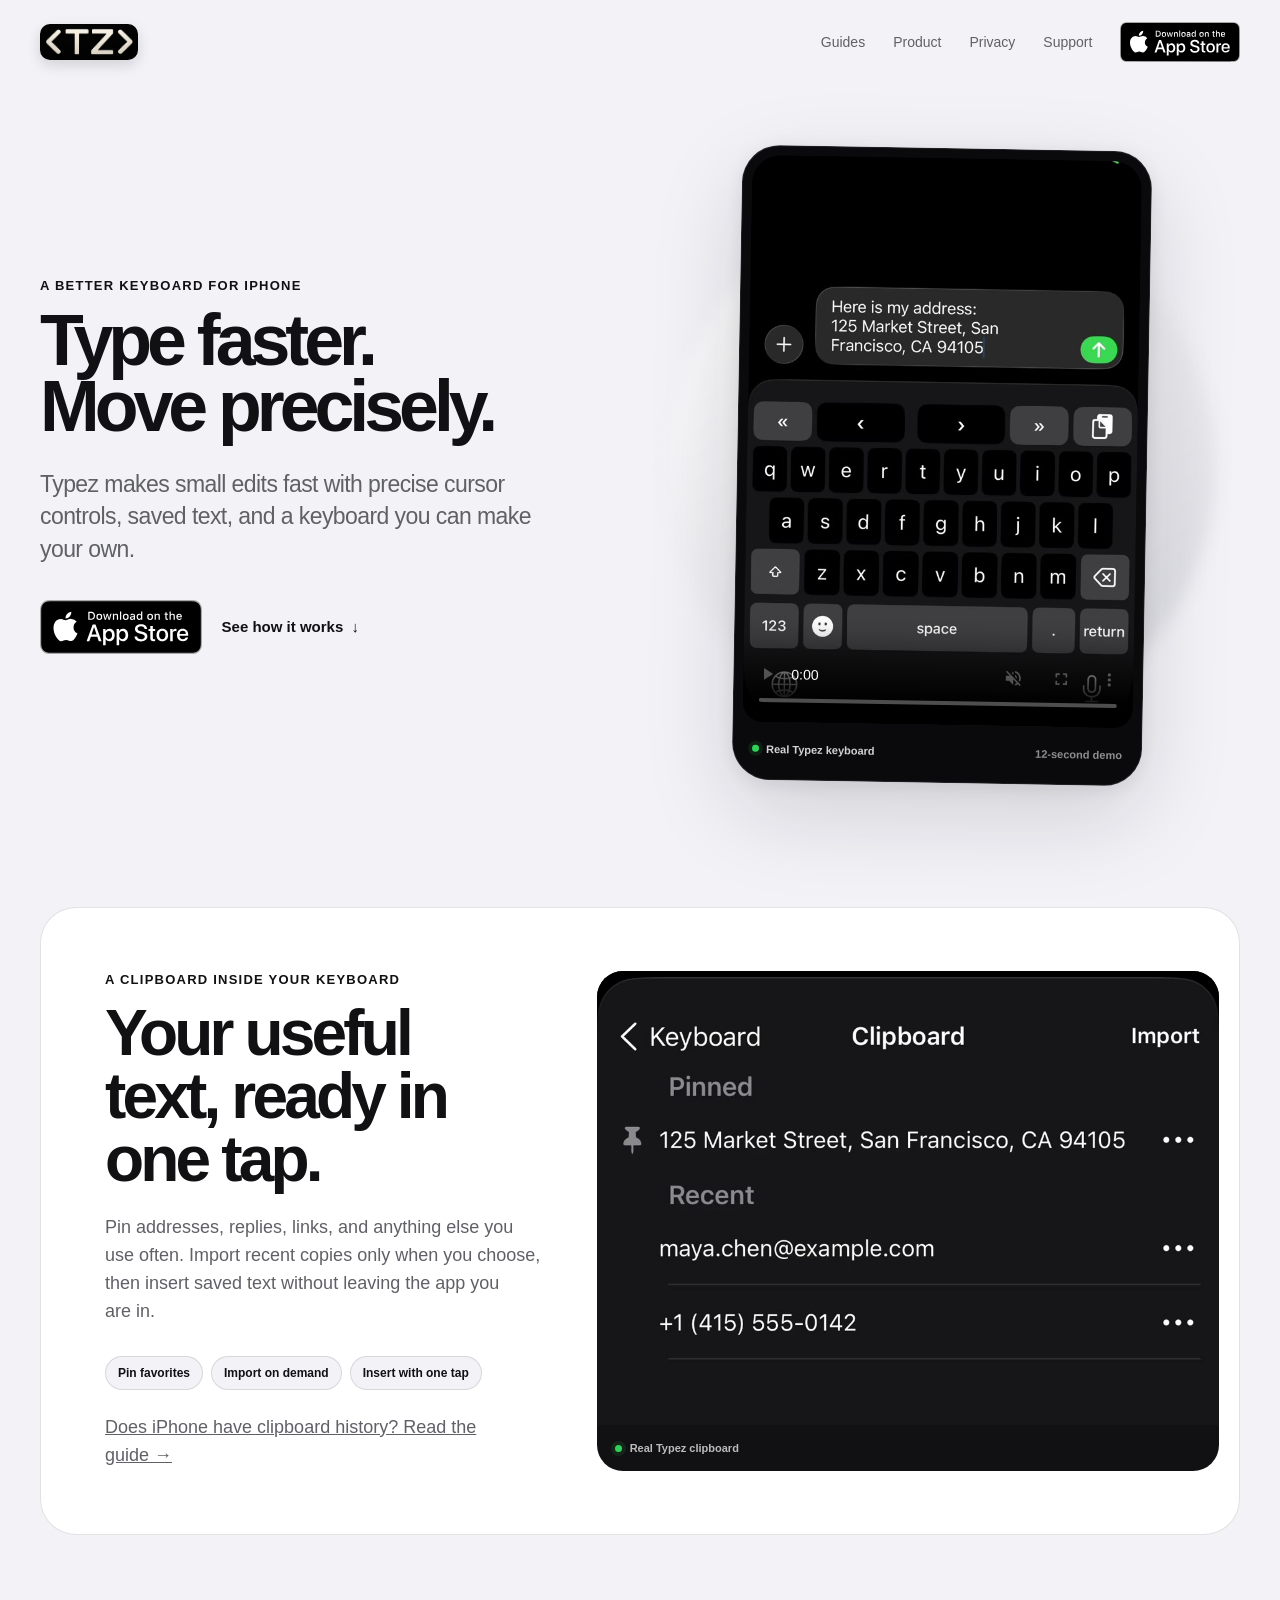
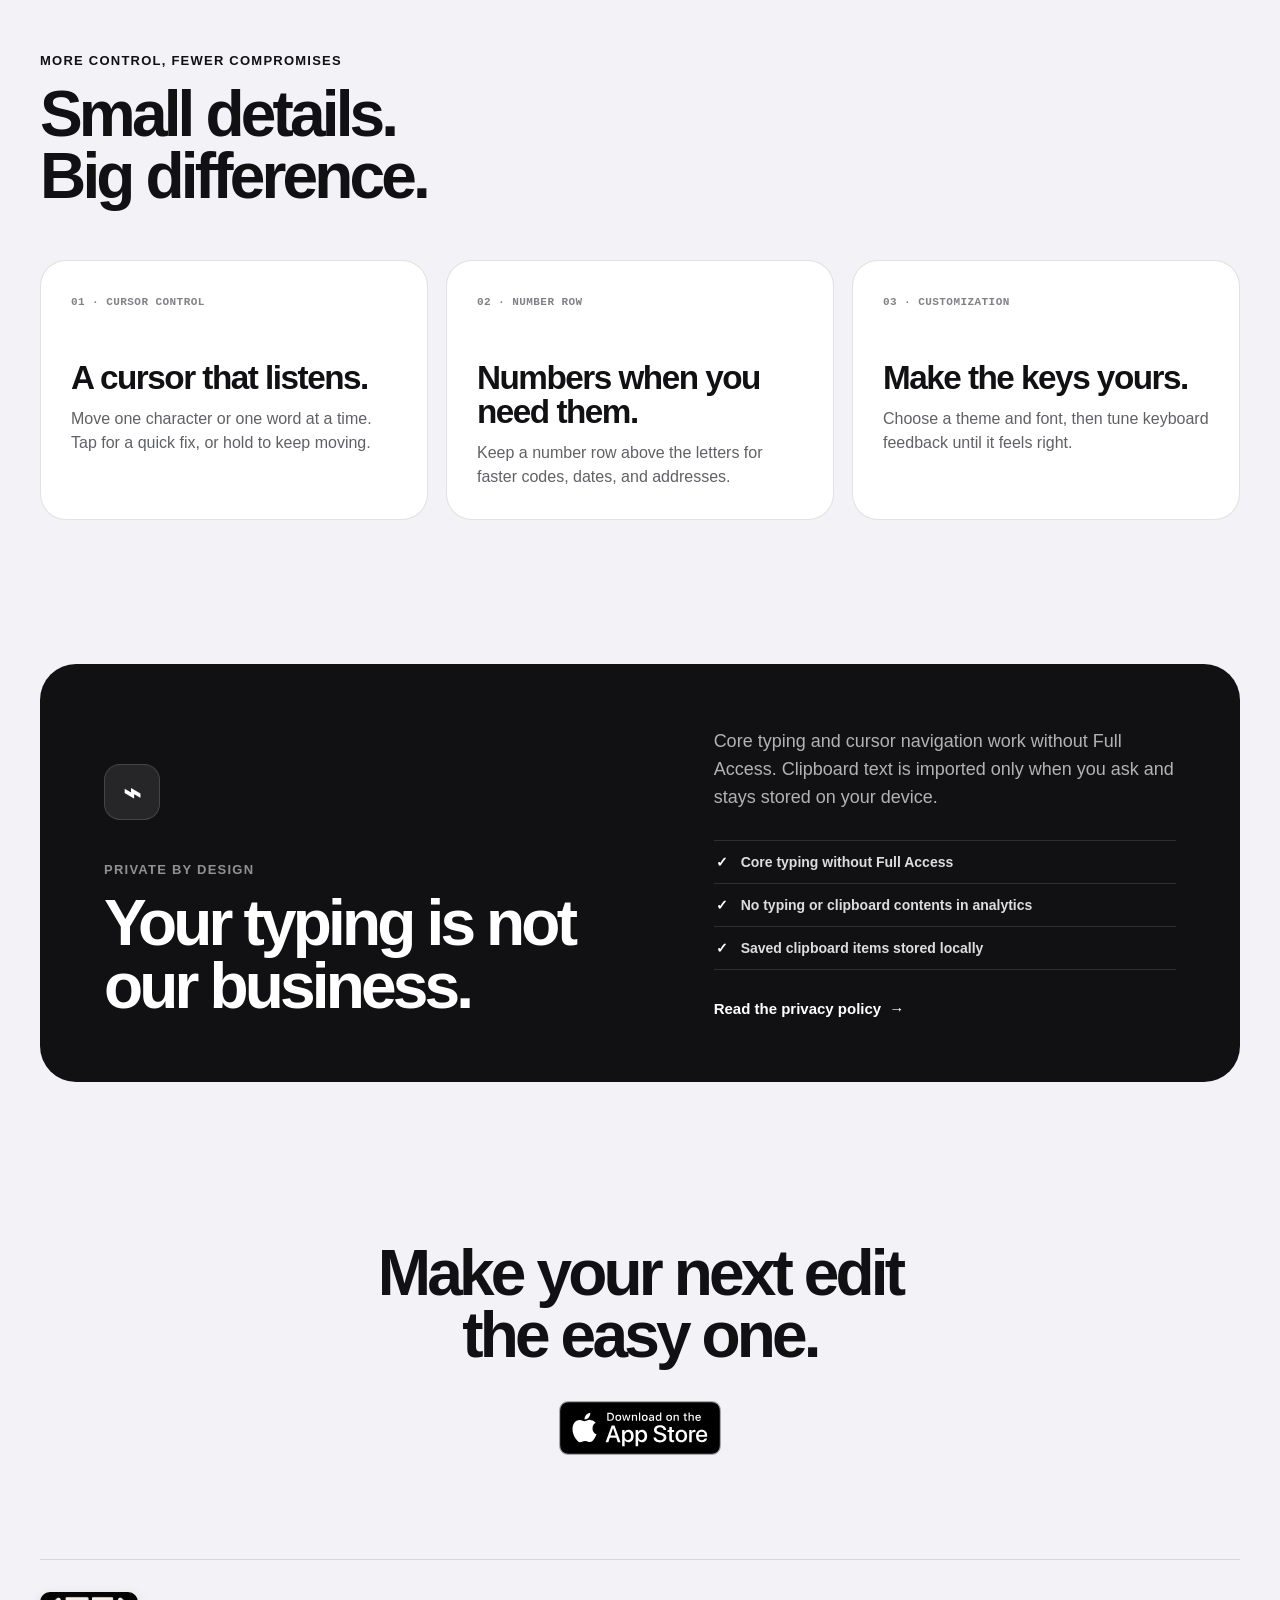
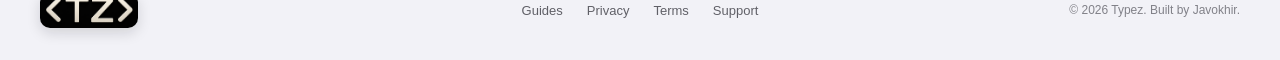
<file: index.html>
<!doctype html>
<html lang="en">
  <head>
    <meta charset="utf-8" />
    <meta name="viewport" content="width=device-width, initial-scale=1" />
    <meta
      name="description"
      content="Typez is a customizable iPhone keyboard with saved text, a number row, and precise cursor controls. Download Typez on the App Store."
    />
    <meta property="og:title" content="Typez — iPhone Keyboard with Clipboard &amp; Cursor Controls" />
    <meta
      property="og:description"
      content="Move the cursor by character or word, paste saved text, and make your iPhone keyboard your own."
    />
    <meta property="og:type" content="website" />
    <link rel="canonical" href="https://typez.app/" />
    <meta property="og:url" content="https://typez.app/" />
    <meta property="og:image" content="https://typez.app/assets/typez-clipboard.jpg" />
    <meta property="og:image:alt" content="Typez keyboard clipboard with saved text" />
    <meta name="twitter:card" content="summary_large_image" />
    <meta name="theme-color" content="#f2f2f7" />
    <link rel="icon" type="image/png" sizes="512x512" href="assets/typez-icon.png" />
    <link rel="apple-touch-icon" href="assets/typez-icon.png" />
    <link rel="stylesheet" href="styles.css?v=9" />
    <title>Typez — iPhone Keyboard with Clipboard &amp; Cursor Controls</title>
  </head>

  <body>
    <header class="site-header shell">
      <a class="brand" href="/" aria-label="Typez home">
        <img class="brand-logo" src="assets/typez-logo.png" width="450" height="165" alt="Typez" />
      </a>

      <nav class="site-nav" aria-label="Main navigation">
        <a class="mobile-link" href="/guides/">Guides</a>
        <a href="#clipboard">Product</a>
        <a href="#privacy">Privacy</a>
        <a class="mobile-link" href="/support">Support</a>
        <a class="app-store-badge" href="https://apps.apple.com/us/app/typez/id6805516315">
          <img src="/assets/download-on-the-app-store.svg" width="120" height="40" alt="Download on the App Store" />
        </a>
      </nav>
    </header>

    <main>
      <section class="hero shell">
        <div class="hero-copy">
          <p class="eyebrow">A better keyboard for iPhone</p>
          <h1>Type faster.<br />Move precisely.</h1>
          <p class="hero-text">
            Typez makes small edits fast with precise cursor controls, saved
            text, and a keyboard you can make your own.
          </p>
          <div class="hero-actions">
            <a class="app-store-badge" href="https://apps.apple.com/us/app/typez/id6805516315">
              <img src="/assets/download-on-the-app-store.svg" width="120" height="40" alt="Download on the App Store" />
            </a>
            <a class="text-link dark-link" href="#clipboard">See how it works <span>↓</span></a>
          </div>
        </div>

        <div class="hero-product">
          <figure class="demo-frame">
            <video
              class="demo-video"
              autoplay
              muted
              loop
              playsinline
              controls
              preload="metadata"
              poster="assets/typez-feature-demo-poster.jpg"
              aria-label="Typez keyboard demo showing cursor control and saved text insertion"
            >
              <source src="assets/typez-feature-demo.mp4" type="video/mp4" />
              Your browser does not support embedded video.
            </video>
            <figcaption>
              <span><i aria-hidden="true"></i> Real Typez keyboard</span>
              <span>12-second demo</span>
            </figcaption>
          </figure>
        </div>
      </section>

      <section class="clipboard-section shell" id="clipboard" aria-labelledby="clipboard-title">
        <div class="clipboard-card">
          <div class="clipboard-copy">
            <p class="eyebrow">A clipboard inside your keyboard</p>
            <h2 id="clipboard-title">Your useful text, ready in one tap.</h2>
            <p>
              Pin addresses, replies, links, and anything else you use often.
              Import recent copies only when you choose, then insert saved text
              without leaving the app you are in.
            </p>
            <ul class="clipboard-benefits" aria-label="Clipboard benefits">
              <li>Pin favorites</li>
              <li>Import on demand</li>
              <li>Insert with one tap</li>
            </ul>
            <p><a href="/guides/iphone-clipboard-history/">Does iPhone have clipboard history? Read the guide →</a></p>
          </div>

          <figure class="clipboard-media">
            <img
              src="assets/typez-clipboard.jpg"
              width="1000"
              height="730"
              alt="The real Typez clipboard showing a pinned address and recently copied items"
            />
            <figcaption>Real Typez clipboard</figcaption>
          </figure>
        </div>
      </section>

      <section class="feature-section shell" id="features">
        <div class="section-heading">
          <p class="eyebrow">More control, fewer compromises</p>
          <h2>Small details.<br />Big difference.</h2>
        </div>

        <div class="feature-grid">
          <article class="feature-card">
            <span class="feature-number">01 · Cursor control</span>
            <h3>A cursor that listens.</h3>
            <p>Move one character or one word at a time. Tap for a quick fix, or hold to keep moving.</p>
          </article>

          <article class="feature-card">
            <span class="feature-number">02 · Number row</span>
            <h3>Numbers when you need them.</h3>
            <p>Keep a number row above the letters for faster codes, dates, and addresses.</p>
          </article>

          <article class="feature-card">
            <span class="feature-number">03 · Customization</span>
            <h3>Make the keys yours.</h3>
            <p>Choose a theme and font, then tune keyboard feedback until it feels right.</p>
          </article>
        </div>
      </section>

      <section class="privacy-section shell" id="privacy" aria-labelledby="privacy-title">
        <div class="privacy-card">
          <div class="privacy-heading">
            <div class="privacy-symbol" aria-hidden="true">⌁</div>
            <p class="eyebrow">Private by design</p>
            <h2 id="privacy-title">Your typing is not our business.</h2>
          </div>
          <div class="privacy-content">
            <p>
              Core typing and cursor navigation work without Full Access.
              Clipboard text is imported only when you ask and stays stored on your device.
            </p>
            <ul class="privacy-points">
              <li>Core typing without Full Access</li>
              <li>No typing or clipboard contents in analytics</li>
              <li>Saved clipboard items stored locally</li>
            </ul>
            <a class="text-link" href="privacy.html">Read the privacy policy <span>→</span></a>
          </div>
        </div>
      </section>

      <section class="final-cta shell">
        <h2>Make your next edit<br />the easy one.</h2>
        <a class="app-store-badge final-download" href="https://apps.apple.com/us/app/typez/id6805516315">
          <img src="/assets/download-on-the-app-store.svg" width="120" height="40" alt="Download on the App Store" />
        </a>
      </section>
    </main>

    <footer class="site-footer shell">
      <div class="footer-brand">
        <img class="brand-logo" src="assets/typez-logo.png" width="450" height="165" alt="Typez" />
      </div>
      <div class="footer-links">
        <a href="/guides/">Guides</a>
        <a href="privacy.html">Privacy</a>
        <a href="terms.html">Terms</a>
        <a href="/support">Support</a>
      </div>
      <p>© 2026 Typez. Built by Javokhir.</p>
    </footer>

    <!-- Vercel Web Analytics -->
    <script defer src="https://cdn.vercel-insights.com/v1/script.js"></script>
  </body>
</html>
</file>
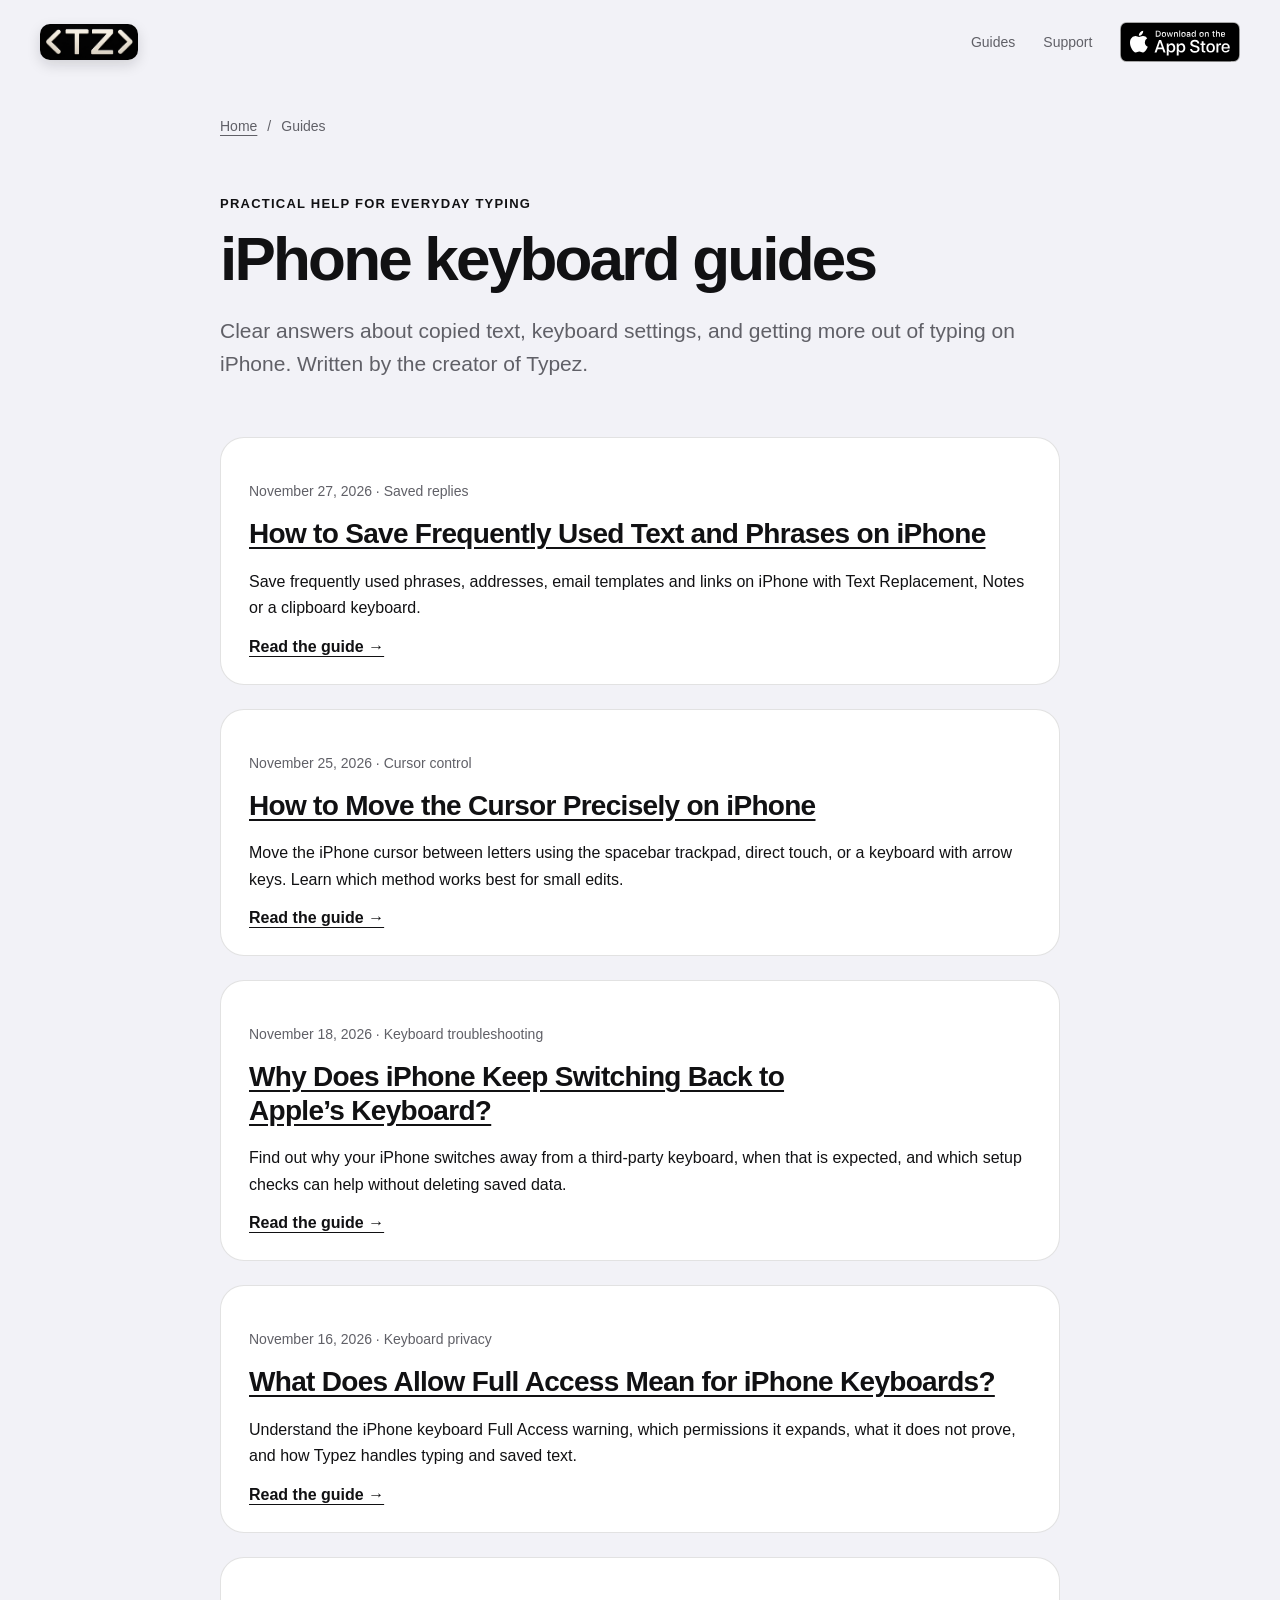
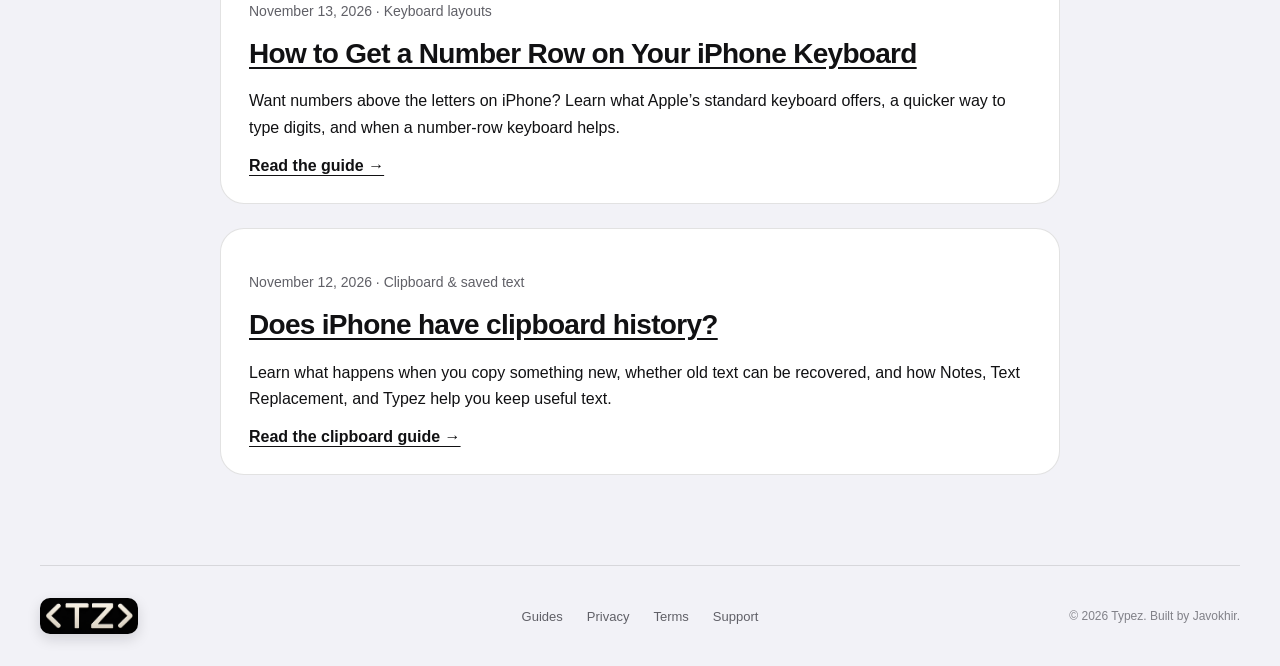
<file: guides/index.html>
<!doctype html>
<html lang="en">
  <head>
    <meta charset="utf-8" />
    <meta name="viewport" content="width=device-width, initial-scale=1" />
    <title>iPhone Keyboard Guides — Typez</title>
    <meta name="description" content="Practical iPhone keyboard guides from Typez. Learn about clipboard history, saving copied text, and making everyday typing easier." />
    <link rel="canonical" href="https://typez.app/guides/" />
    <meta property="og:title" content="iPhone Keyboard Guides" />
    <meta property="og:description" content="Practical iPhone keyboard guides from Typez. Learn about clipboard history, saving copied text, and making everyday typing easier." />
    <meta property="og:url" content="https://typez.app/guides/" />
    <meta property="og:type" content="website" />
    <meta property="og:image" content="https://typez.app/assets/typez-clipboard.jpg" />
    <meta property="og:image:alt" content="Typez keyboard clipboard with saved text" />
    <meta name="twitter:card" content="summary_large_image" />
    <meta name="theme-color" content="#f2f2f7" />
    <link rel="icon" type="image/png" href="/assets/typez-icon.png" />
    <link rel="apple-touch-icon" href="/assets/typez-icon.png" />
    <link rel="stylesheet" href="/styles.css?v=9" />
    <link rel="stylesheet" href="/guides.css?v=2" />
    <script type="application/ld+json">{
  "@context": "https://schema.org",
  "@type": "CollectionPage",
  "name": "iPhone keyboard guides",
  "url": "https://typez.app/guides/",
  "hasPart": [
    {
      "@type": "Article",
      "headline": "Does iPhone Have Clipboard History? How to Save Copied Text",
      "url": "https://typez.app/guides/iphone-clipboard-history/"
    },
    {
      "@type": "Article",
      "headline": "How to Get a Number Row on Your iPhone Keyboard",
      "url": "https://typez.app/guides/iphone-keyboard-number-row/"
    },
    {
      "@type": "Article",
      "headline": "What Does Allow Full Access Mean for iPhone Keyboards?",
      "url": "https://typez.app/guides/iphone-keyboard-full-access/"
    },
    {
      "@type": "Article",
      "headline": "Why Does iPhone Keep Switching Back to Apple’s Keyboard?",
      "url": "https://typez.app/guides/iphone-keeps-switching-keyboards/"
    },
    {
      "@type": "Article",
      "headline": "How to Move the Cursor Precisely on iPhone",
      "url": "https://typez.app/guides/move-cursor-precisely-iphone/"
    },
    {
      "@type": "Article",
      "headline": "How to Save Frequently Used Text and Phrases on iPhone",
      "url": "https://typez.app/guides/save-replies-iphone/"
    }
  ]
}</script>
  </head>
  <body>
    <a class="skip-link" href="#main-content">Skip to content</a>
    <header class="site-header shell">
      <a class="brand" href="/" aria-label="Typez home"><img class="brand-logo" src="/assets/typez-logo.png" width="450" height="165" alt="Typez" /></a>
      <nav class="site-nav" aria-label="Main navigation">
        <a class="mobile-link" href="/guides/">Guides</a>
        <a href="/support">Support</a>
        <a class="app-store-badge" href="https://apps.apple.com/us/app/typez/id6805516315">
          <img src="/assets/download-on-the-app-store.svg" width="120" height="40" alt="Download on the App Store" />
        </a>
      </nav>
    </header>
    <main id="main-content" class="guide-shell shell">
      <nav class="breadcrumbs" aria-label="Breadcrumb"><a href="/">Home</a><span aria-hidden="true">/</span><span aria-current="page">Guides</span></nav>
      <header class="guides-header"><p class="eyebrow">Practical help for everyday typing</p><h1>iPhone keyboard guides</h1><p class="guide-deck">Clear answers about copied text, keyboard settings, and getting more out of typing on iPhone. Written by the creator of Typez.</p></header>
      <!-- GUIDE CARDS -->
      <article class="guide-card">
        <p class="guide-card-date"><time datetime="2026-11-27">November 27, 2026</time> · Saved replies</p>
        <h2><a href="/guides/save-replies-iphone/">How to Save Frequently Used Text and Phrases on iPhone</a></h2>
        <p>Save frequently used phrases, addresses, email templates and links on iPhone with Text Replacement, Notes or a clipboard keyboard.</p>
        <a class="guide-card-link" href="/guides/save-replies-iphone/">Read the guide →</a>
      </article>
      <article class="guide-card">
        <p class="guide-card-date"><time datetime="2026-11-25">November 25, 2026</time> · Cursor control</p>
        <h2><a href="/guides/move-cursor-precisely-iphone/">How to Move the Cursor Precisely on iPhone</a></h2>
        <p>Move the iPhone cursor between letters using the spacebar trackpad, direct touch, or a keyboard with arrow keys. Learn which method works best for small edits.</p>
        <a class="guide-card-link" href="/guides/move-cursor-precisely-iphone/">Read the guide →</a>
      </article>
      <article class="guide-card">
        <p class="guide-card-date"><time datetime="2026-11-18">November 18, 2026</time> · Keyboard troubleshooting</p>
        <h2><a href="/guides/iphone-keeps-switching-keyboards/">Why Does iPhone Keep Switching Back to Apple’s Keyboard?</a></h2>
        <p>Find out why your iPhone switches away from a third-party keyboard, when that is expected, and which setup checks can help without deleting saved data.</p>
        <a class="guide-card-link" href="/guides/iphone-keeps-switching-keyboards/">Read the guide →</a>
      </article>
      <article class="guide-card">
        <p class="guide-card-date"><time datetime="2026-11-16">November 16, 2026</time> · Keyboard privacy</p>
        <h2><a href="/guides/iphone-keyboard-full-access/">What Does Allow Full Access Mean for iPhone Keyboards?</a></h2>
        <p>Understand the iPhone keyboard Full Access warning, which permissions it expands, what it does not prove, and how Typez handles typing and saved text.</p>
        <a class="guide-card-link" href="/guides/iphone-keyboard-full-access/">Read the guide →</a>
      </article>
      <article class="guide-card">
        <p class="guide-card-date"><time datetime="2026-11-13">November 13, 2026</time> · Keyboard layouts</p>
        <h2><a href="/guides/iphone-keyboard-number-row/">How to Get a Number Row on Your iPhone Keyboard</a></h2>
        <p>Want numbers above the letters on iPhone? Learn what Apple’s standard keyboard offers, a quicker way to type digits, and when a number-row keyboard helps.</p>
        <a class="guide-card-link" href="/guides/iphone-keyboard-number-row/">Read the guide →</a>
      </article>
      <article class="guide-card">
        <p class="guide-card-date"><time datetime="2026-11-12">November 12, 2026</time> · Clipboard &amp; saved text</p>
        <h2><a href="/guides/iphone-clipboard-history/">Does iPhone have clipboard history?</a></h2>
        <p>Learn what happens when you copy something new, whether old text can be recovered, and how Notes, Text Replacement, and Typez help you keep useful text.</p>
        <a class="guide-card-link" href="/guides/iphone-clipboard-history/">Read the clipboard guide →</a>
      </article>
      <!-- /GUIDE CARDS -->
    </main>
    <footer class="site-footer shell">
      <a class="footer-brand" href="/" aria-label="Typez home"><img class="brand-logo" src="/assets/typez-logo.png" width="450" height="165" alt="Typez" /></a>
      <div class="footer-links"><a href="/guides/">Guides</a><a href="/privacy.html">Privacy</a><a href="/terms.html">Terms</a><a href="/support">Support</a></div>
      <p>© 2026 Typez. Built by Javokhir.</p>
    </footer>
    <script defer src="https://cdn.vercel-insights.com/v1/script.js"></script>
  </body>
</html>
</file>
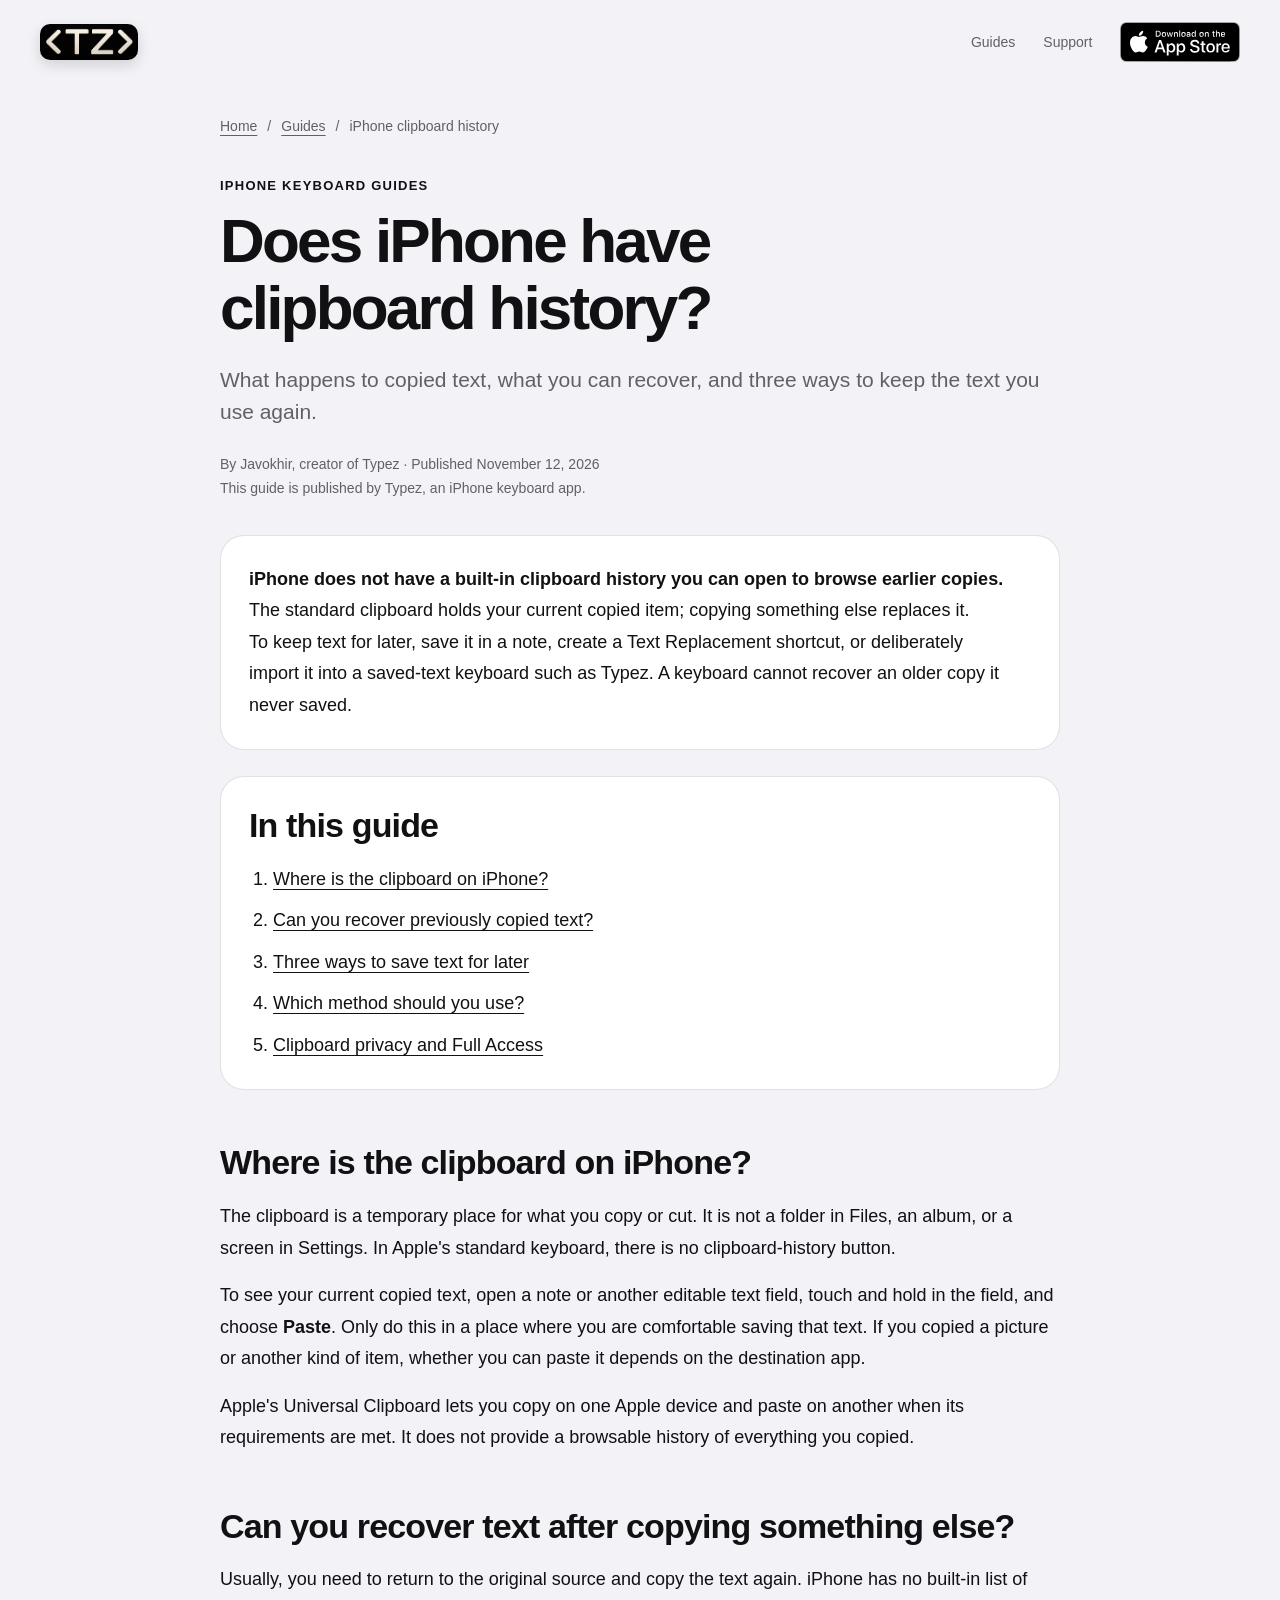
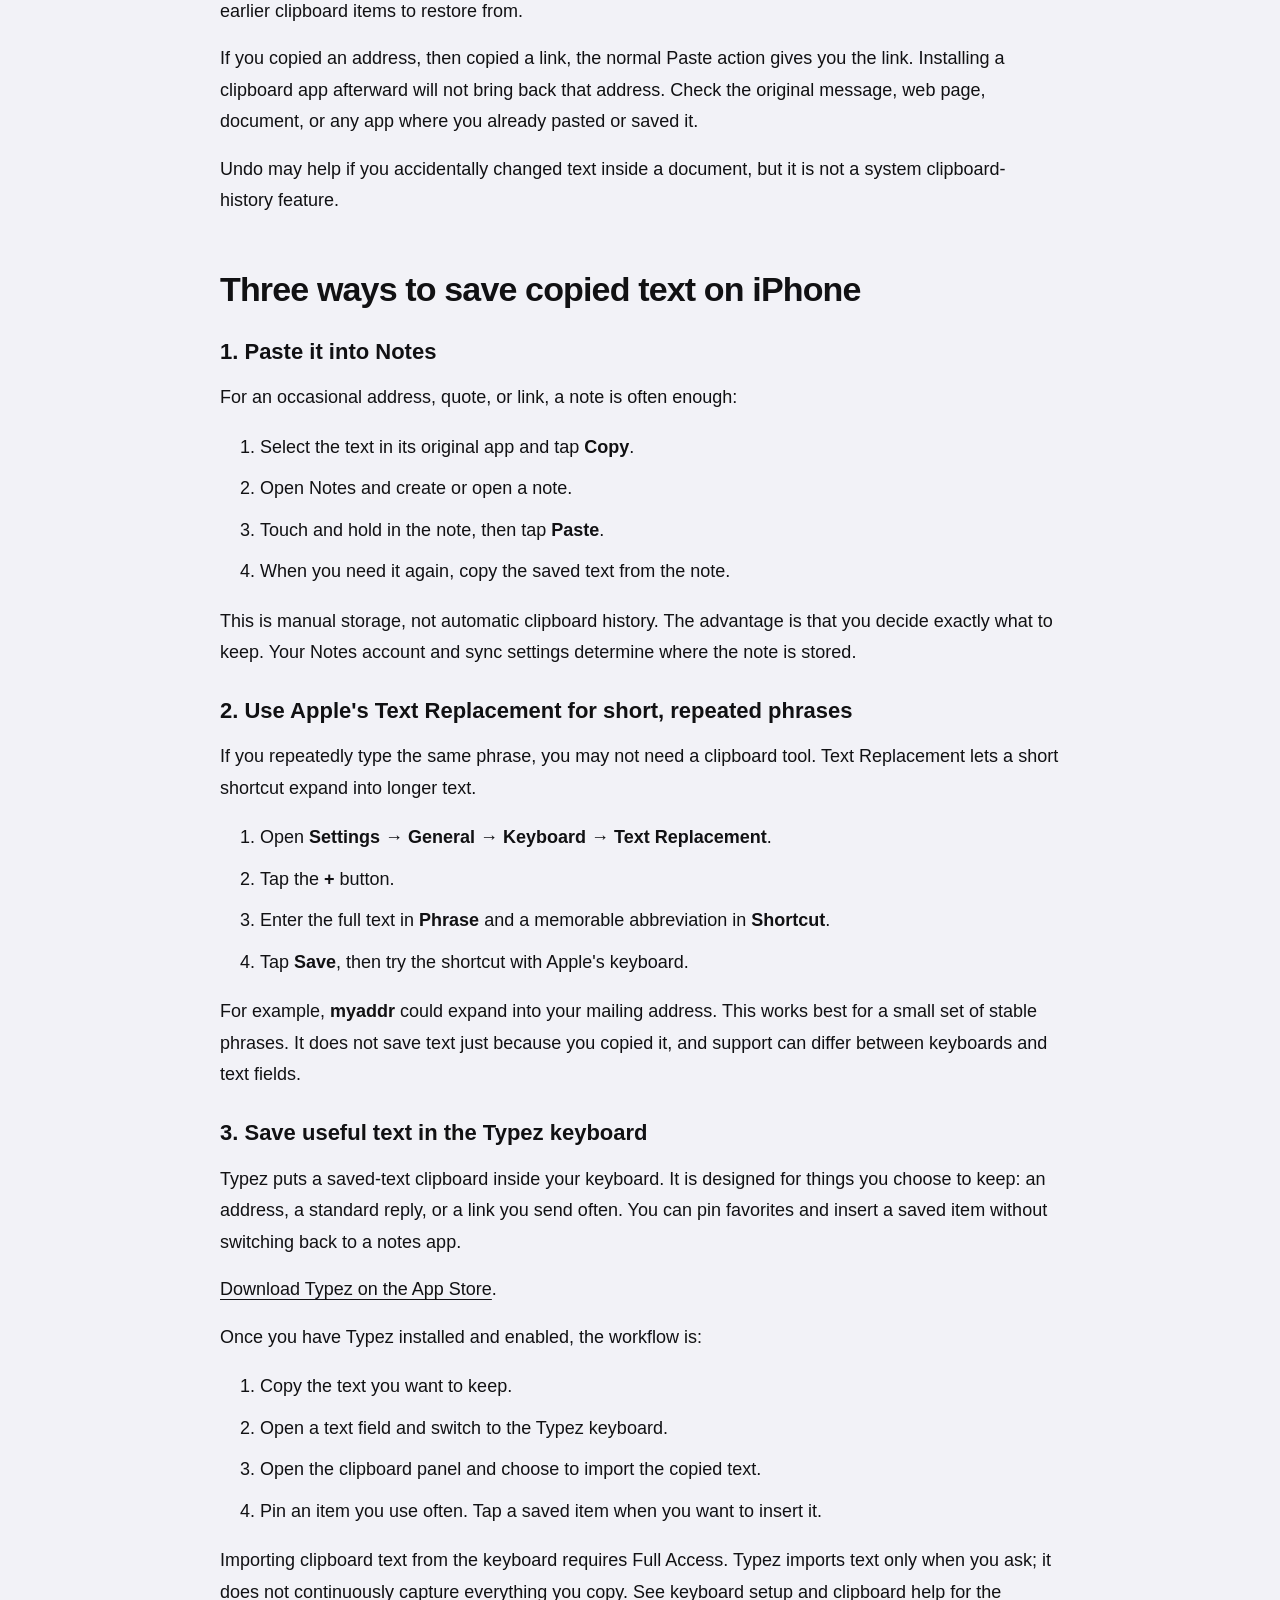
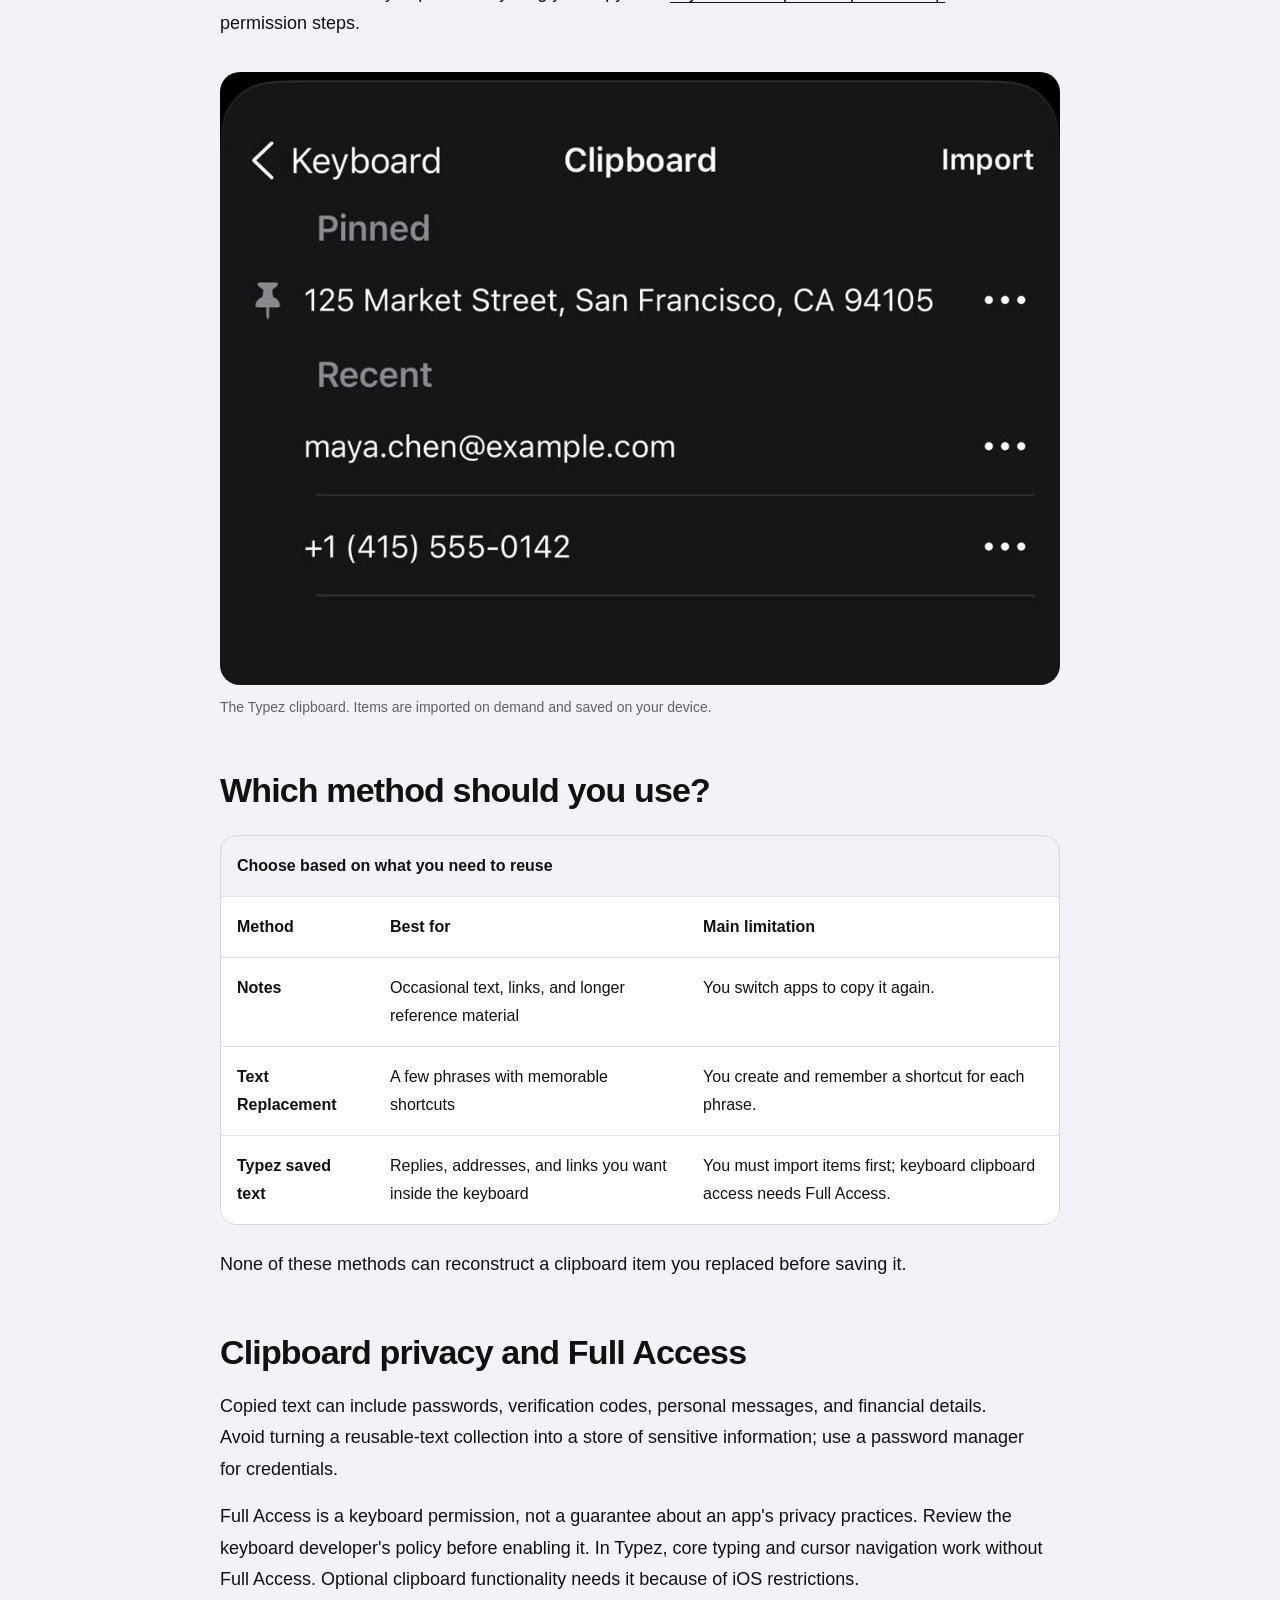
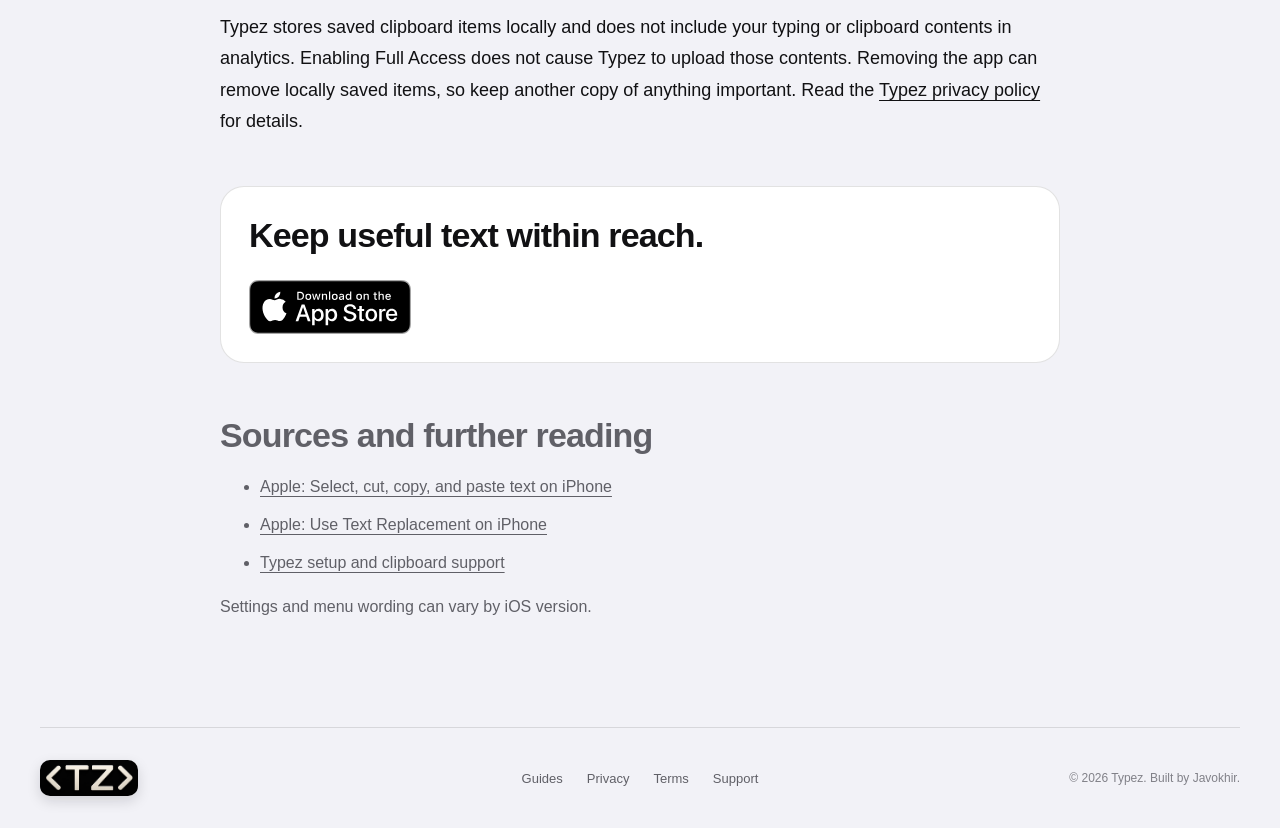
<file: guides/iphone-clipboard-history/index.html>
<!doctype html>
<html lang="en">
  <head>
    <meta charset="utf-8" />
    <meta name="viewport" content="width=device-width, initial-scale=1" />
    <title>Does iPhone Have Clipboard History? How to Save Copied Text — Typez</title>
    <meta name="description" content="Find out what the iPhone clipboard keeps, what happens when you copy again, and how to save reusable text with Notes, Text Replacement, or Typez." />
    <link rel="canonical" href="https://typez.app/guides/iphone-clipboard-history/" />
    <meta property="og:title" content="Does iPhone Have Clipboard History? How to Save Copied Text" />
    <meta property="og:description" content="Find out what the iPhone clipboard keeps, what happens when you copy again, and how to save reusable text with Notes, Text Replacement, or Typez." />
    <meta property="og:url" content="https://typez.app/guides/iphone-clipboard-history/" />
    <meta property="og:type" content="article" />
    <meta property="og:image" content="https://typez.app/assets/typez-clipboard.jpg" />
    <meta property="og:image:alt" content="Typez keyboard clipboard with saved text" />
    <meta name="twitter:card" content="summary_large_image" />
    <meta name="theme-color" content="#f2f2f7" />
    <link rel="icon" type="image/png" href="/assets/typez-icon.png" />
    <link rel="apple-touch-icon" href="/assets/typez-icon.png" />
    <link rel="stylesheet" href="/styles.css?v=9" />
    <link rel="stylesheet" href="/guides.css?v=2" />
    <script type="application/ld+json">{
  "@context": "https://schema.org",
  "@graph": [
    {
      "@type": "Article",
      "headline": "Does iPhone Have Clipboard History? How to Save Copied Text",
      "description": "Find out what the iPhone clipboard keeps, what happens when you copy again, and how to save reusable text with Notes, Text Replacement, or Typez.",
      "mainEntityOfPage": "https://typez.app/guides/iphone-clipboard-history/",
      "image": "https://typez.app/assets/typez-clipboard.jpg",
      "datePublished": "2026-11-12",
      "dateModified": "2026-11-12",
      "author": {
        "@type": "Person",
        "name": "Javokhir",
        "url": "https://typez.app/"
      },
      "publisher": {
        "@type": "Organization",
        "name": "Typez",
        "url": "https://typez.app/"
      }
    },
    {
      "@type": "BreadcrumbList",
      "itemListElement": [
        {
          "@type": "ListItem",
          "position": 1,
          "name": "Home",
          "item": "https://typez.app/"
        },
        {
          "@type": "ListItem",
          "position": 2,
          "name": "Guides",
          "item": "https://typez.app/guides/"
        },
        {
          "@type": "ListItem",
          "position": 3,
          "name": "iPhone clipboard history",
          "item": "https://typez.app/guides/iphone-clipboard-history/"
        }
      ]
    }
  ]
}</script>
  </head>
  <body>
    <a class="skip-link" href="#main-content">Skip to content</a>
    <header class="site-header shell">
      <a class="brand" href="/" aria-label="Typez home"><img class="brand-logo" src="/assets/typez-logo.png" width="450" height="165" alt="Typez" /></a>
      <nav class="site-nav" aria-label="Main navigation">
        <a class="mobile-link" href="/guides/">Guides</a>
        <a href="/support">Support</a>
        <a class="app-store-badge" href="https://apps.apple.com/us/app/typez/id6805516315">
          <img src="/assets/download-on-the-app-store.svg" width="120" height="40" alt="Download on the App Store" />
        </a>
      </nav>
    </header>
    <main id="main-content" class="guide-shell shell">
      <nav class="breadcrumbs" aria-label="Breadcrumb"><a href="/">Home</a><span aria-hidden="true">/</span><a href="/guides/">Guides</a><span aria-hidden="true">/</span><span aria-current="page">iPhone clipboard history</span></nav>
      <article>
        <header class="guide-header">
          <p class="eyebrow">iPhone keyboard guides</p>
          <h1>Does iPhone have clipboard history?</h1>
          <p class="guide-deck">What happens to copied text, what you can recover, and three ways to keep the text you use again.</p>
          <p class="guide-byline">By Javokhir, creator of Typez · Published <time datetime="2026-11-12">November 12, 2026</time><br />This guide is published by Typez, an iPhone keyboard app.</p>
        </header>
        <div class="guide-body">
          <div class="guide-answer"><p><strong>iPhone does not have a built-in clipboard history you can open to browse earlier copies.</strong> The standard clipboard holds your current copied item; copying something else replaces it. To keep text for later, save it in a note, create a Text Replacement shortcut, or deliberately import it into a saved-text keyboard such as Typez. A keyboard cannot recover an older copy it never saved.</p></div>
          <nav class="guide-toc" aria-label="In this guide">
            <h2>In this guide</h2>
            <ol>
              <li><a href="#find-clipboard">Where is the clipboard on iPhone?</a></li>
              <li><a href="#recover-text">Can you recover previously copied text?</a></li>
              <li><a href="#save-text">Three ways to save text for later</a></li>
              <li><a href="#choose">Which method should you use?</a></li>
              <li><a href="#privacy">Clipboard privacy and Full Access</a></li>
            </ol>
          </nav>
          <h2 id="find-clipboard">Where is the clipboard on iPhone?</h2>
          <p>The clipboard is a temporary place for what you copy or cut. It is not a folder in Files, an album, or a screen in Settings. In Apple's standard keyboard, there is no clipboard-history button.</p>
          <p>To see your current copied text, open a note or another editable text field, touch and hold in the field, and choose <strong>Paste</strong>. Only do this in a place where you are comfortable saving that text. If you copied a picture or another kind of item, whether you can paste it depends on the destination app.</p>
          <p>Apple's Universal Clipboard lets you copy on one Apple device and paste on another when its requirements are met. It does not provide a browsable history of everything you copied.</p>
          <h2 id="recover-text">Can you recover text after copying something else?</h2>
          <p>Usually, you need to return to the original source and copy the text again. iPhone has no built-in list of earlier clipboard items to restore from.</p>
          <p>If you copied an address, then copied a link, the normal Paste action gives you the link. Installing a clipboard app afterward will not bring back that address. Check the original message, web page, document, or any app where you already pasted or saved it.</p>
          <p>Undo may help if you accidentally changed text inside a document, but it is not a system clipboard-history feature.</p>
          <h2 id="save-text">Three ways to save copied text on iPhone</h2>
          <h3>1. Paste it into Notes</h3>
          <p>For an occasional address, quote, or link, a note is often enough:</p>
          <ol>
            <li>Select the text in its original app and tap <strong>Copy</strong>.</li>
            <li>Open Notes and create or open a note.</li>
            <li>Touch and hold in the note, then tap <strong>Paste</strong>.</li>
            <li>When you need it again, copy the saved text from the note.</li>
          </ol>
          <p>This is manual storage, not automatic clipboard history. The advantage is that you decide exactly what to keep. Your Notes account and sync settings determine where the note is stored.</p>
          <h3>2. Use Apple's Text Replacement for short, repeated phrases</h3>
          <p>If you repeatedly type the same phrase, you may not need a clipboard tool. Text Replacement lets a short shortcut expand into longer text.</p>
          <ol>
            <li>Open <strong>Settings → General → Keyboard → Text Replacement</strong>.</li>
            <li>Tap the <strong>+</strong> button.</li>
            <li>Enter the full text in <strong>Phrase</strong> and a memorable abbreviation in <strong>Shortcut</strong>.</li>
            <li>Tap <strong>Save</strong>, then try the shortcut with Apple's keyboard.</li>
          </ol>
          <p>For example, <strong>myaddr</strong> could expand into your mailing address. This works best for a small set of stable phrases. It does not save text just because you copied it, and support can differ between keyboards and text fields.</p>
          <h3>3. Save useful text in the Typez keyboard</h3>
          <p>Typez puts a saved-text clipboard inside your keyboard. It is designed for things you choose to keep: an address, a standard reply, or a link you send often. You can pin favorites and insert a saved item without switching back to a notes app.</p>
          <p><a href="https://apps.apple.com/us/app/typez/id6805516315">Download Typez on the App Store</a>.</p>
          <p>Once you have Typez installed and enabled, the workflow is:</p>
          <ol>
            <li>Copy the text you want to keep.</li>
            <li>Open a text field and switch to the Typez keyboard.</li>
            <li>Open the clipboard panel and choose to import the copied text.</li>
            <li>Pin an item you use often. Tap a saved item when you want to insert it.</li>
          </ol>
          <p>Importing clipboard text from the keyboard requires Full Access. Typez imports text only when you ask; it does not continuously capture everything you copy. See <a href="/support">keyboard setup and clipboard help</a> for the permission steps.</p>
          <figure class="guide-figure">
            <img src="/assets/typez-clipboard.jpg" width="1000" height="730" loading="lazy" decoding="async" alt="Typez clipboard panel showing a pinned address and recently imported text items" />
            <figcaption>The Typez clipboard. Items are imported on demand and saved on your device.</figcaption>
          </figure>
          <h2 id="choose">Which method should you use?</h2>
          <div class="guide-table-wrap" role="region" aria-label="Ways to save copied text" tabindex="0">
            <table class="guide-table">
              <caption>Choose based on what you need to reuse</caption>
              <thead><tr><th scope="col">Method</th><th scope="col">Best for</th><th scope="col">Main limitation</th></tr></thead>
              <tbody>
                <tr><th scope="row">Notes</th><td>Occasional text, links, and longer reference material</td><td>You switch apps to copy it again.</td></tr>
                <tr><th scope="row">Text Replacement</th><td>A few phrases with memorable shortcuts</td><td>You create and remember a shortcut for each phrase.</td></tr>
                <tr><th scope="row">Typez saved text</th><td>Replies, addresses, and links you want inside the keyboard</td><td>You must import items first; keyboard clipboard access needs Full Access.</td></tr>
              </tbody>
            </table>
          </div>
          <p>None of these methods can reconstruct a clipboard item you replaced before saving it.</p>
          <h2 id="privacy">Clipboard privacy and Full Access</h2>
          <p>Copied text can include passwords, verification codes, personal messages, and financial details. Avoid turning a reusable-text collection into a store of sensitive information; use a password manager for credentials.</p>
          <p>Full Access is a keyboard permission, not a guarantee about an app's privacy practices. Review the keyboard developer's policy before enabling it. In Typez, core typing and cursor navigation work without Full Access. Optional clipboard functionality needs it because of iOS restrictions.</p>
          <p>Typez stores saved clipboard items locally and does not include your typing or clipboard contents in analytics. Enabling Full Access does not cause Typez to upload those contents. Removing the app can remove locally saved items, so keep another copy of anything important. Read the <a href="/privacy.html">Typez privacy policy</a> for details.</p>
          <aside class="guide-cta" aria-labelledby="guide-cta-title">
            <h2 id="guide-cta-title">Keep useful text within reach.</h2>
            <a class="app-store-badge" href="https://apps.apple.com/us/app/typez/id6805516315">
              <img src="/assets/download-on-the-app-store.svg" width="120" height="40" alt="Download on the App Store" />
            </a>
          </aside>
          <section class="guide-sources" aria-labelledby="sources-title">
            <h2 id="sources-title">Sources and further reading</h2>
            <ul>
              <li><a href="https://support.apple.com/guide/iphone/select-cut-copy-and-paste-text-iph1a9cae52c/ios">Apple: Select, cut, copy, and paste text on iPhone</a></li>
              <li><a href="https://support.apple.com/guide/iphone/use-shorthand-for-frequently-used-text-iph6d01d862/ios">Apple: Use Text Replacement on iPhone</a></li>
              <li><a href="/support">Typez setup and clipboard support</a></li>
            </ul>
            <p>Settings and menu wording can vary by iOS version.</p>
          </section>
        </div>
      </article>
    </main>
    <footer class="site-footer shell">
      <a class="footer-brand" href="/" aria-label="Typez home"><img class="brand-logo" src="/assets/typez-logo.png" width="450" height="165" alt="Typez" /></a>
      <div class="footer-links"><a href="/guides/">Guides</a><a href="/privacy.html">Privacy</a><a href="/terms.html">Terms</a><a href="/support">Support</a></div>
      <p>© 2026 Typez. Built by Javokhir.</p>
    </footer>
    <script defer src="https://cdn.vercel-insights.com/v1/script.js"></script>
  </body>
</html>
</file>
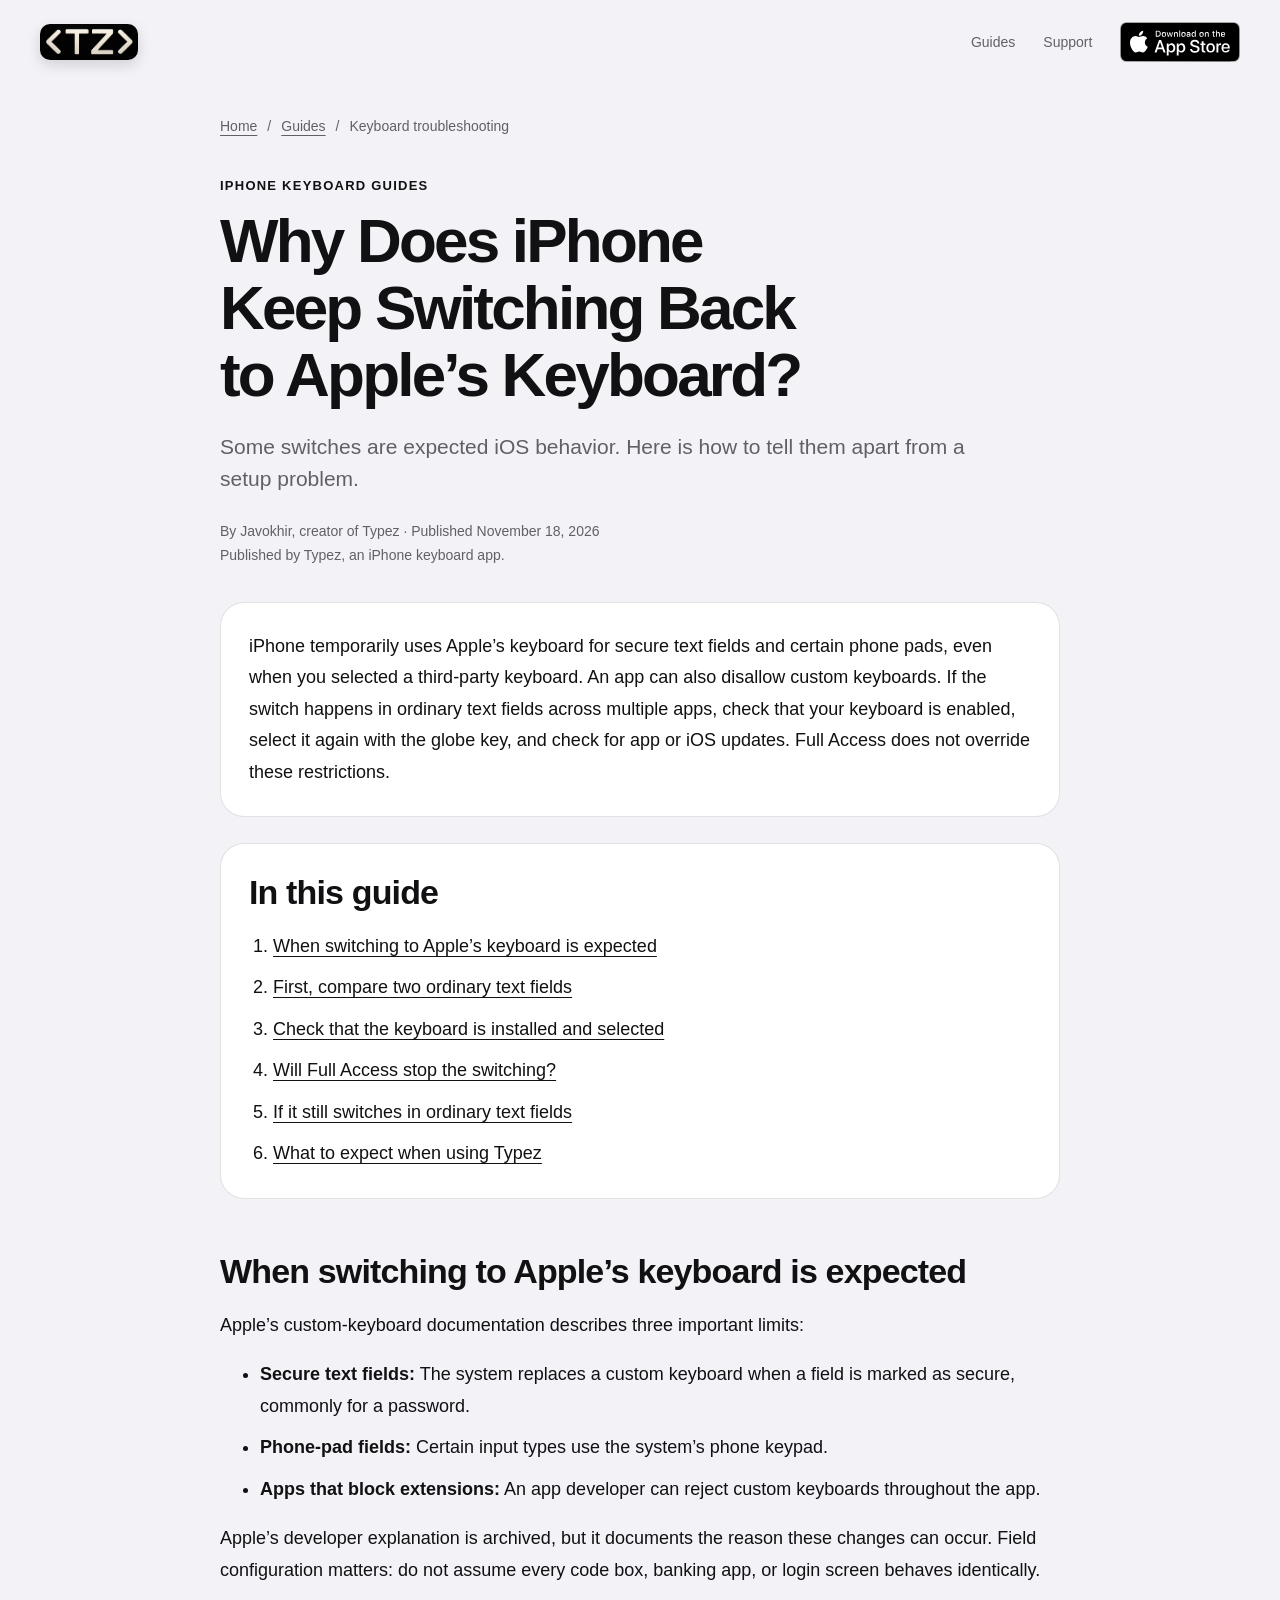
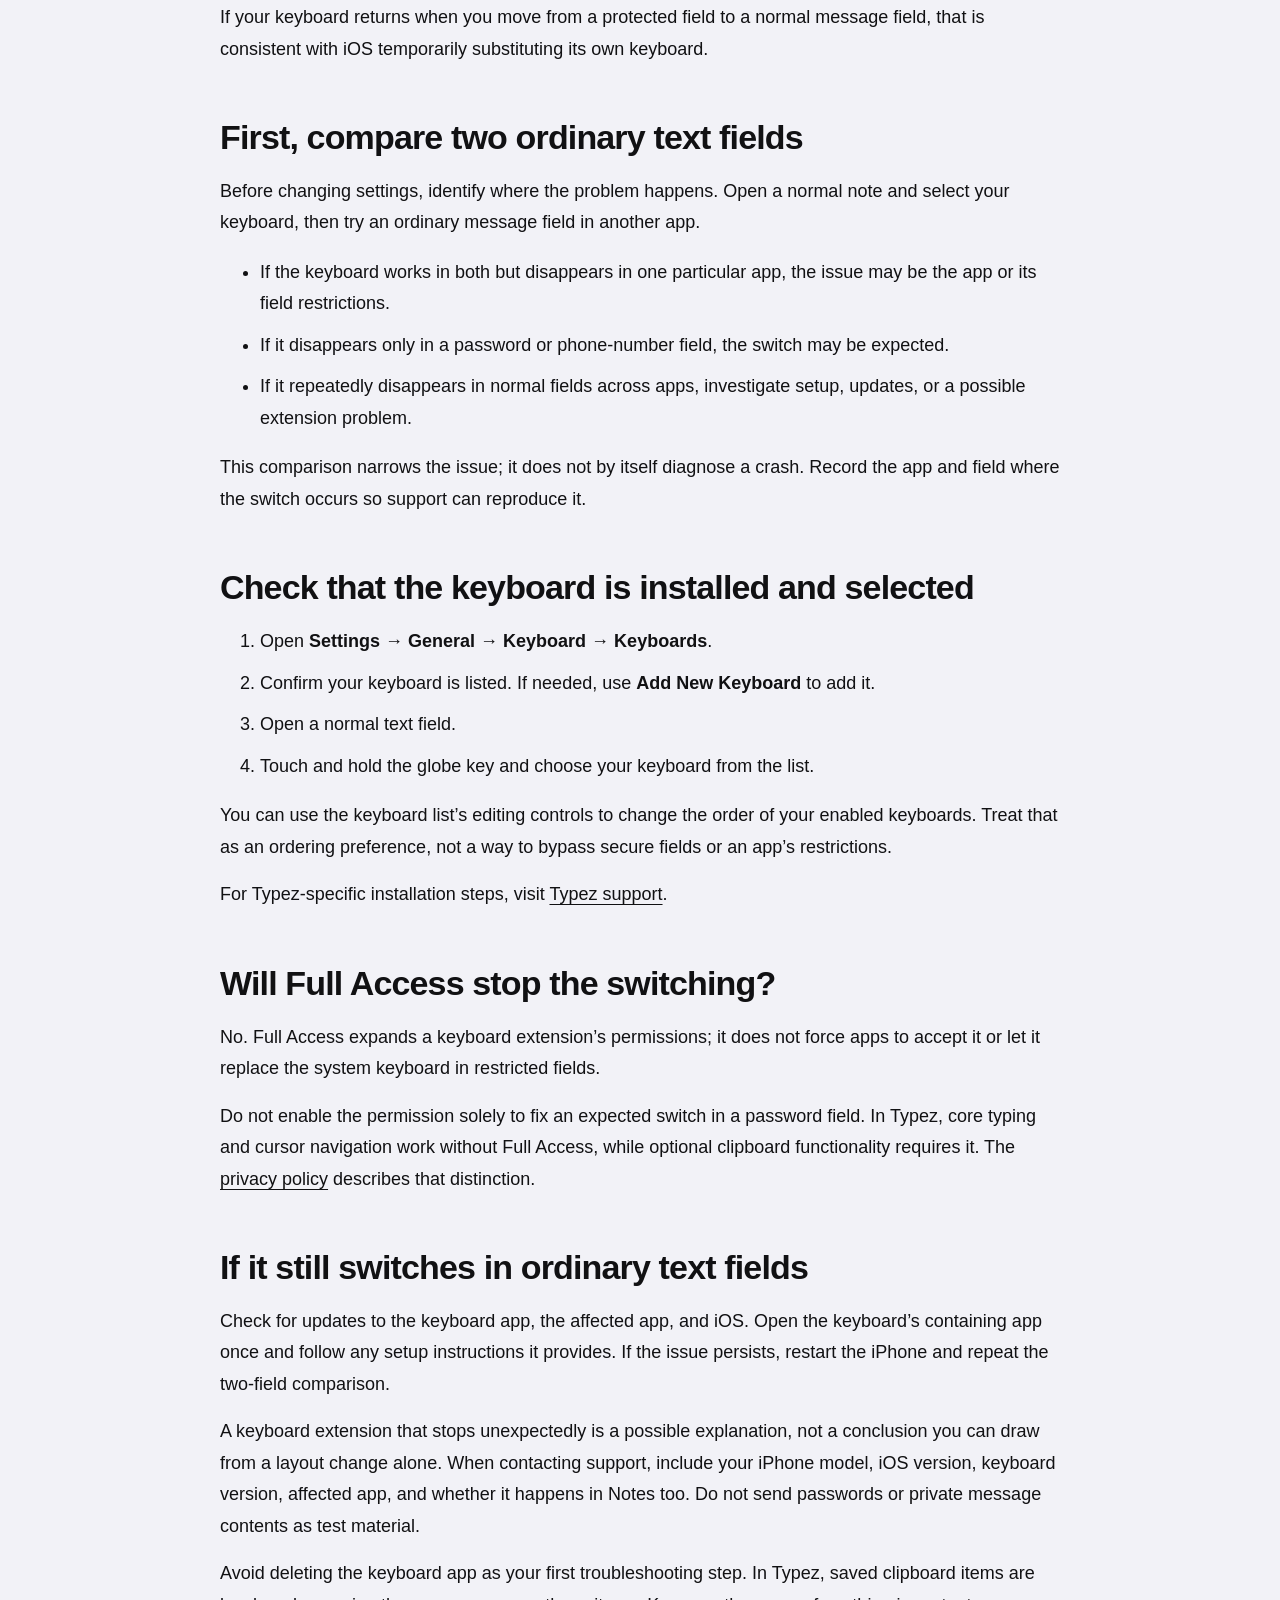
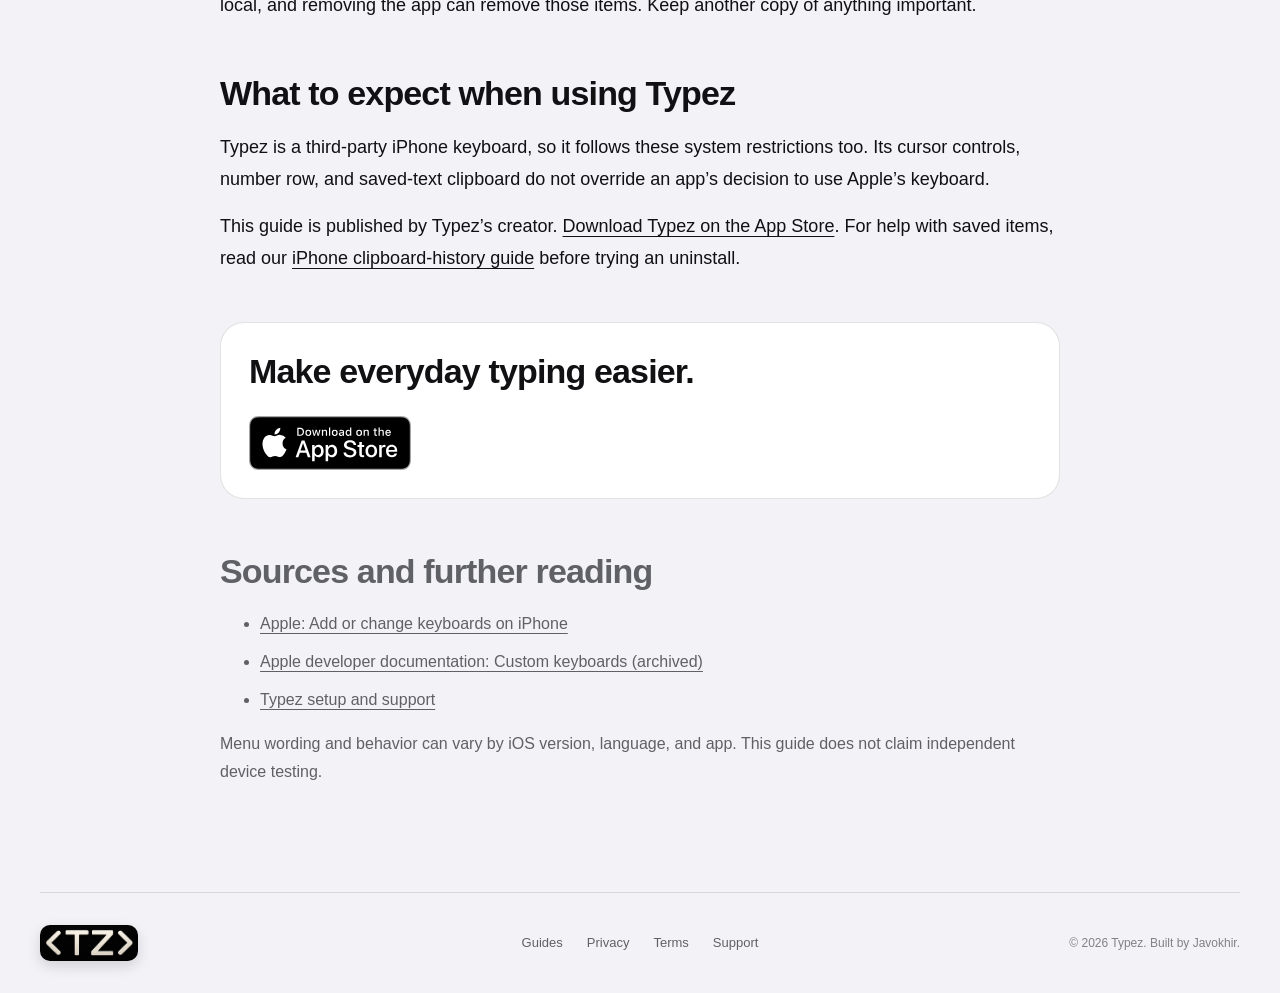
<file: guides/iphone-keeps-switching-keyboards/index.html>
<!doctype html>
<html lang="en">
  <head>
    <meta charset="utf-8" />
    <meta name="viewport" content="width=device-width, initial-scale=1" />
    <title>Why Does iPhone Keep Switching Back to Apple’s Keyboard? — Typez</title>
    <meta name="description" content="Find out why your iPhone switches away from a third-party keyboard, when that is expected, and which setup checks can help without deleting saved data." />
    <link rel="canonical" href="https://typez.app/guides/iphone-keeps-switching-keyboards/" />
    <meta property="og:title" content="Why Does iPhone Keep Switching Back to Apple’s Keyboard?" />
    <meta property="og:description" content="Find out why your iPhone switches away from a third-party keyboard, when that is expected, and which setup checks can help without deleting saved data." />
    <meta property="og:url" content="https://typez.app/guides/iphone-keeps-switching-keyboards/" />
    <meta property="og:type" content="article" />
    <meta name="theme-color" content="#f2f2f7" />
    <link rel="icon" type="image/png" href="/assets/typez-icon.png" />
    <link rel="apple-touch-icon" href="/assets/typez-icon.png" />
    <link rel="stylesheet" href="/styles.css?v=9" />
    <link rel="stylesheet" href="/guides.css?v=2" />
    <script type="application/ld+json">{
  "@context": "https://schema.org",
  "@graph": [
    {
      "@type": "Article",
      "headline": "Why Does iPhone Keep Switching Back to Apple’s Keyboard?",
      "description": "Find out why your iPhone switches away from a third-party keyboard, when that is expected, and which setup checks can help without deleting saved data.",
      "mainEntityOfPage": "https://typez.app/guides/iphone-keeps-switching-keyboards/",
      "datePublished": "2026-11-18",
      "dateModified": "2026-11-18",
      "author": {
        "@type": "Person",
        "name": "Javokhir",
        "url": "https://typez.app/"
      },
      "publisher": {
        "@type": "Organization",
        "name": "Typez",
        "url": "https://typez.app/"
      }
    },
    {
      "@type": "BreadcrumbList",
      "itemListElement": [
        {
          "@type": "ListItem",
          "position": 1,
          "name": "Home",
          "item": "https://typez.app/"
        },
        {
          "@type": "ListItem",
          "position": 2,
          "name": "Guides",
          "item": "https://typez.app/guides/"
        },
        {
          "@type": "ListItem",
          "position": 3,
          "name": "Why Does iPhone Keep Switching Back to Apple’s Keyboard?",
          "item": "https://typez.app/guides/iphone-keeps-switching-keyboards/"
        }
      ]
    }
  ]
}</script>
  </head>
  <body>
    <a class="skip-link" href="#main-content">Skip to content</a>
    <header class="site-header shell">
      <a class="brand" href="/" aria-label="Typez home"><img class="brand-logo" src="/assets/typez-logo.png" width="450" height="165" alt="Typez" /></a>
      <nav class="site-nav" aria-label="Main navigation">
        <a class="mobile-link" href="/guides/">Guides</a>
        <a href="/support">Support</a>
        <a class="app-store-badge" href="https://apps.apple.com/us/app/typez/id6805516315">
          <img src="/assets/download-on-the-app-store.svg" width="120" height="40" alt="Download on the App Store" />
        </a>
      </nav>
    </header>
    <main id="main-content" class="guide-shell shell">
      <nav class="breadcrumbs" aria-label="Breadcrumb"><a href="/">Home</a><span aria-hidden="true">/</span><a href="/guides/">Guides</a><span aria-hidden="true">/</span><span aria-current="page">Keyboard troubleshooting</span></nav>
      <article>
        <header class="guide-header">
          <p class="eyebrow">iPhone keyboard guides</p>
          <h1>Why Does iPhone Keep Switching Back to Apple’s Keyboard?</h1>
          <p class="guide-deck">Some switches are expected iOS behavior. Here is how to tell them apart from a setup problem.</p>
          <p class="guide-byline">By Javokhir, creator of Typez · Published <time datetime="2026-11-18">November 18, 2026</time><br />Published by Typez, an iPhone keyboard app.</p>
        </header>
        <div class="guide-body">
          <div class="guide-answer"><p>iPhone temporarily uses Apple’s keyboard for secure text fields and certain phone pads, even when you selected a third-party keyboard. An app can also disallow custom keyboards. If the switch happens in ordinary text fields across multiple apps, check that your keyboard is enabled, select it again with the globe key, and check for app or iOS updates. Full Access does not override these restrictions.</p></div>
          <nav class="guide-toc" aria-label="In this guide"><h2>In this guide</h2><ol>
            <li><a href="#expected-switches">When switching to Apple’s keyboard is expected</a></li>
            <li><a href="#compare-fields">First, compare two ordinary text fields</a></li>
            <li><a href="#select-keyboard">Check that the keyboard is installed and selected</a></li>
            <li><a href="#full-access">Will Full Access stop the switching?</a></li>
            <li><a href="#persistent-problem">If it still switches in ordinary text fields</a></li>
            <li><a href="#typez">What to expect when using Typez</a></li>
          </ol></nav>
          <h2 id="expected-switches">When switching to Apple’s keyboard is expected</h2>
          <p>Apple’s custom-keyboard documentation describes three important limits:</p><ul><li><strong>Secure text fields:</strong> The system replaces a custom keyboard when a field is marked as secure, commonly for a password.</li><li><strong>Phone-pad fields:</strong> Certain input types use the system’s phone keypad.</li><li><strong>Apps that block extensions:</strong> An app developer can reject custom keyboards throughout the app.</li></ul><p>Apple’s developer explanation is archived, but it documents the reason these changes can occur. Field configuration matters: do not assume every code box, banking app, or login screen behaves identically.</p><p>If your keyboard returns when you move from a protected field to a normal message field, that is consistent with iOS temporarily substituting its own keyboard.</p>
          <h2 id="compare-fields">First, compare two ordinary text fields</h2>
          <p>Before changing settings, identify where the problem happens. Open a normal note and select your keyboard, then try an ordinary message field in another app.</p><ul><li>If the keyboard works in both but disappears in one particular app, the issue may be the app or its field restrictions.</li><li>If it disappears only in a password or phone-number field, the switch may be expected.</li><li>If it repeatedly disappears in normal fields across apps, investigate setup, updates, or a possible extension problem.</li></ul><p>This comparison narrows the issue; it does not by itself diagnose a crash. Record the app and field where the switch occurs so support can reproduce it.</p>
          <h2 id="select-keyboard">Check that the keyboard is installed and selected</h2>
          <ol><li>Open <strong>Settings → General → Keyboard → Keyboards</strong>.</li><li>Confirm your keyboard is listed. If needed, use <strong>Add New Keyboard</strong> to add it.</li><li>Open a normal text field.</li><li>Touch and hold the globe key and choose your keyboard from the list.</li></ol><p>You can use the keyboard list’s editing controls to change the order of your enabled keyboards. Treat that as an ordering preference, not a way to bypass secure fields or an app’s restrictions.</p><p>For Typez-specific installation steps, visit <a href="/support">Typez support</a>.</p>
          <h2 id="full-access">Will Full Access stop the switching?</h2>
          <p>No. Full Access expands a keyboard extension’s permissions; it does not force apps to accept it or let it replace the system keyboard in restricted fields.</p><p>Do not enable the permission solely to fix an expected switch in a password field. In Typez, core typing and cursor navigation work without Full Access, while optional clipboard functionality requires it. The <a href="/privacy.html">privacy policy</a> describes that distinction.</p>
          <h2 id="persistent-problem">If it still switches in ordinary text fields</h2>
          <p>Check for updates to the keyboard app, the affected app, and iOS. Open the keyboard’s containing app once and follow any setup instructions it provides. If the issue persists, restart the iPhone and repeat the two-field comparison.</p><p>A keyboard extension that stops unexpectedly is a possible explanation, not a conclusion you can draw from a layout change alone. When contacting support, include your iPhone model, iOS version, keyboard version, affected app, and whether it happens in Notes too. Do not send passwords or private message contents as test material.</p><p>Avoid deleting the keyboard app as your first troubleshooting step. In Typez, saved clipboard items are local, and removing the app can remove those items. Keep another copy of anything important.</p>
          <h2 id="typez">What to expect when using Typez</h2>
          <p>Typez is a third-party iPhone keyboard, so it follows these system restrictions too. Its cursor controls, number row, and saved-text clipboard do not override an app’s decision to use Apple’s keyboard.</p><p>This guide is published by Typez’s creator. <a href="https://apps.apple.com/us/app/typez/id6805516315">Download Typez on the App Store</a>. For help with saved items, read our <a href="/guides/iphone-clipboard-history/">iPhone clipboard-history guide</a> before trying an uninstall.</p>
          <aside class="guide-cta" aria-labelledby="guide-cta-title">
            <h2 id="guide-cta-title">Make everyday typing easier.</h2>
            <a class="app-store-badge" href="https://apps.apple.com/us/app/typez/id6805516315">
              <img src="/assets/download-on-the-app-store.svg" width="120" height="40" alt="Download on the App Store" />
            </a>
          </aside>
          <section class="guide-sources" aria-labelledby="sources-title">
            <h2 id="sources-title">Sources and further reading</h2><ul>
              <li><a href="https://support.apple.com/guide/iphone/add-or-change-keyboards-iph73b71eb/ios">Apple: Add or change keyboards on iPhone</a></li>
              <li><a href="https://developer.apple.com/library/archive/documentation/General/Conceptual/ExtensibilityPG/CustomKeyboard.html">Apple developer documentation: Custom keyboards (archived)</a></li>
              <li><a href="/support">Typez setup and support</a></li>
            </ul><p>Menu wording and behavior can vary by iOS version, language, and app. This guide does not claim independent device testing.</p>
          </section>
        </div>
      </article>
    </main>
    <footer class="site-footer shell">
      <a class="footer-brand" href="/" aria-label="Typez home"><img class="brand-logo" src="/assets/typez-logo.png" width="450" height="165" alt="Typez" /></a>
      <div class="footer-links"><a href="/guides/">Guides</a><a href="/privacy.html">Privacy</a><a href="/terms.html">Terms</a><a href="/support">Support</a></div>
      <p>© 2026 Typez. Built by Javokhir.</p>
    </footer>
    <script defer src="https://cdn.vercel-insights.com/v1/script.js"></script>
  
  </body>
</html>
</file>
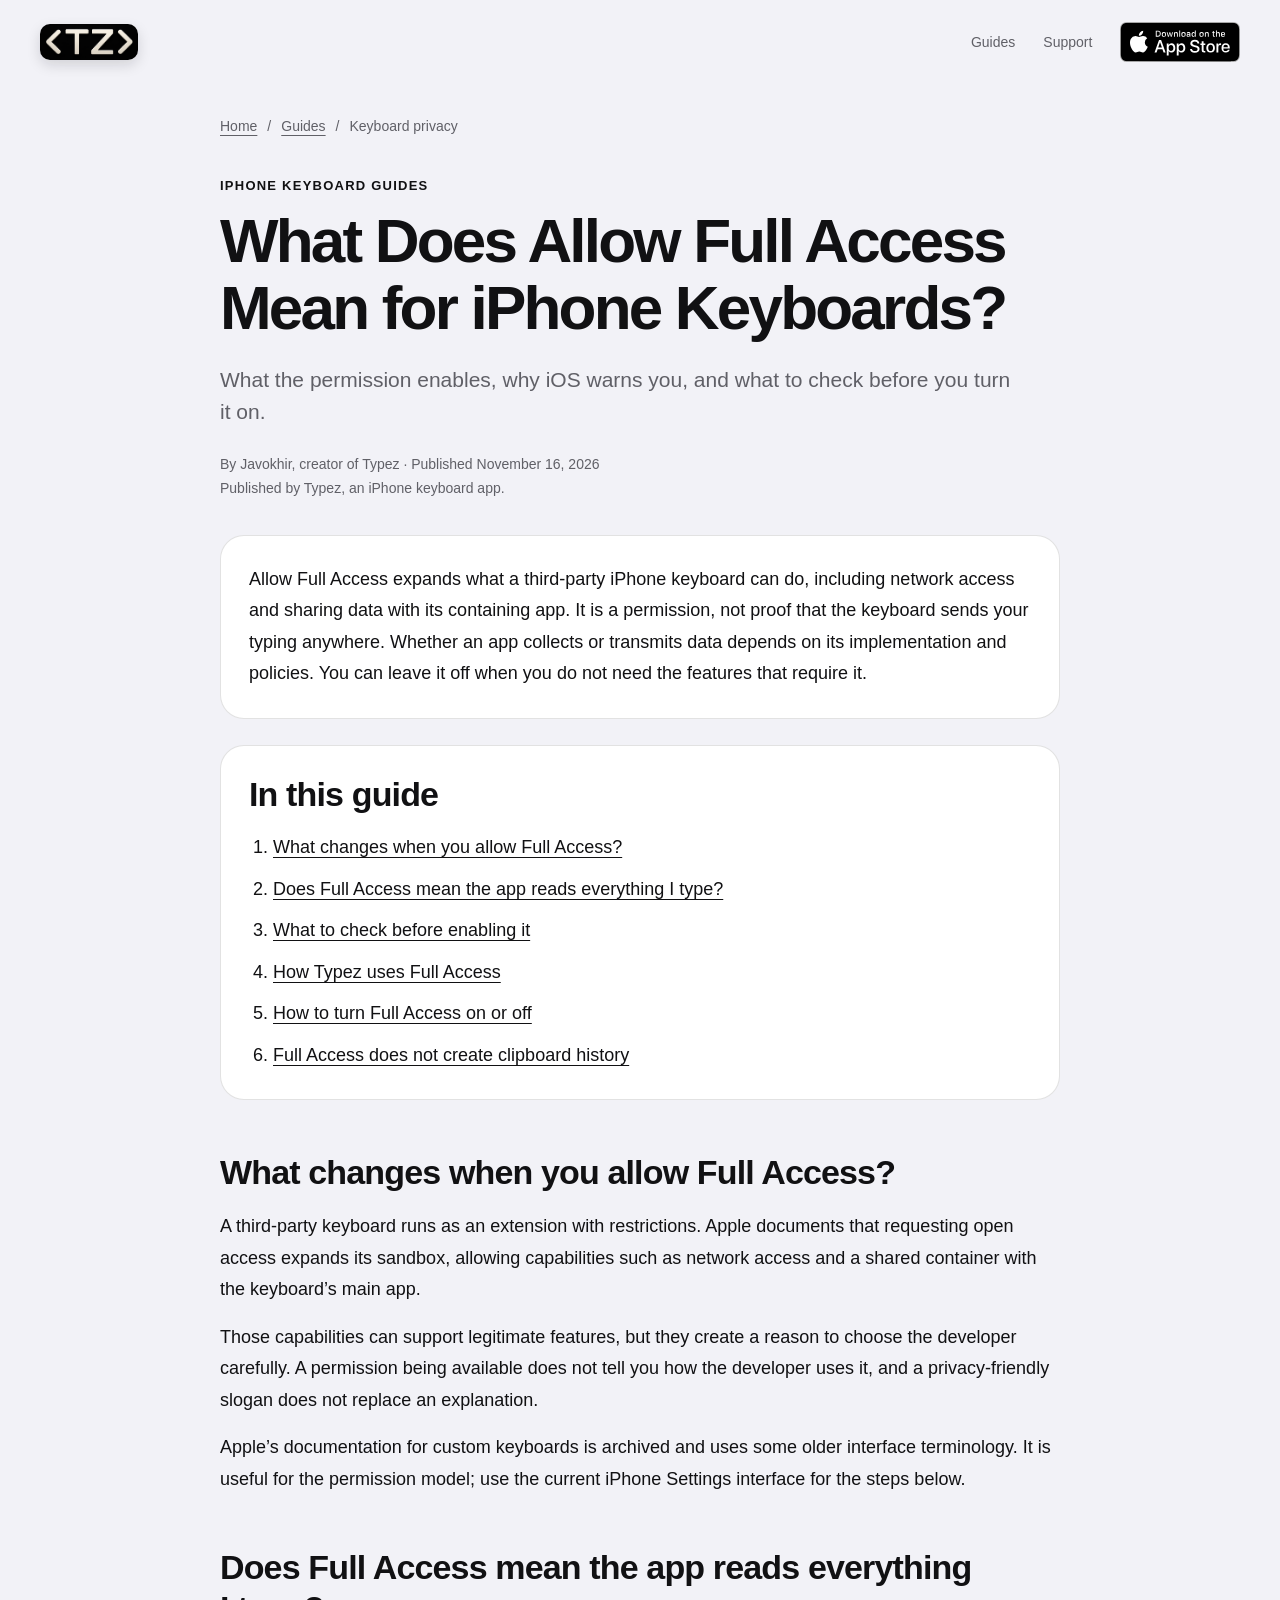
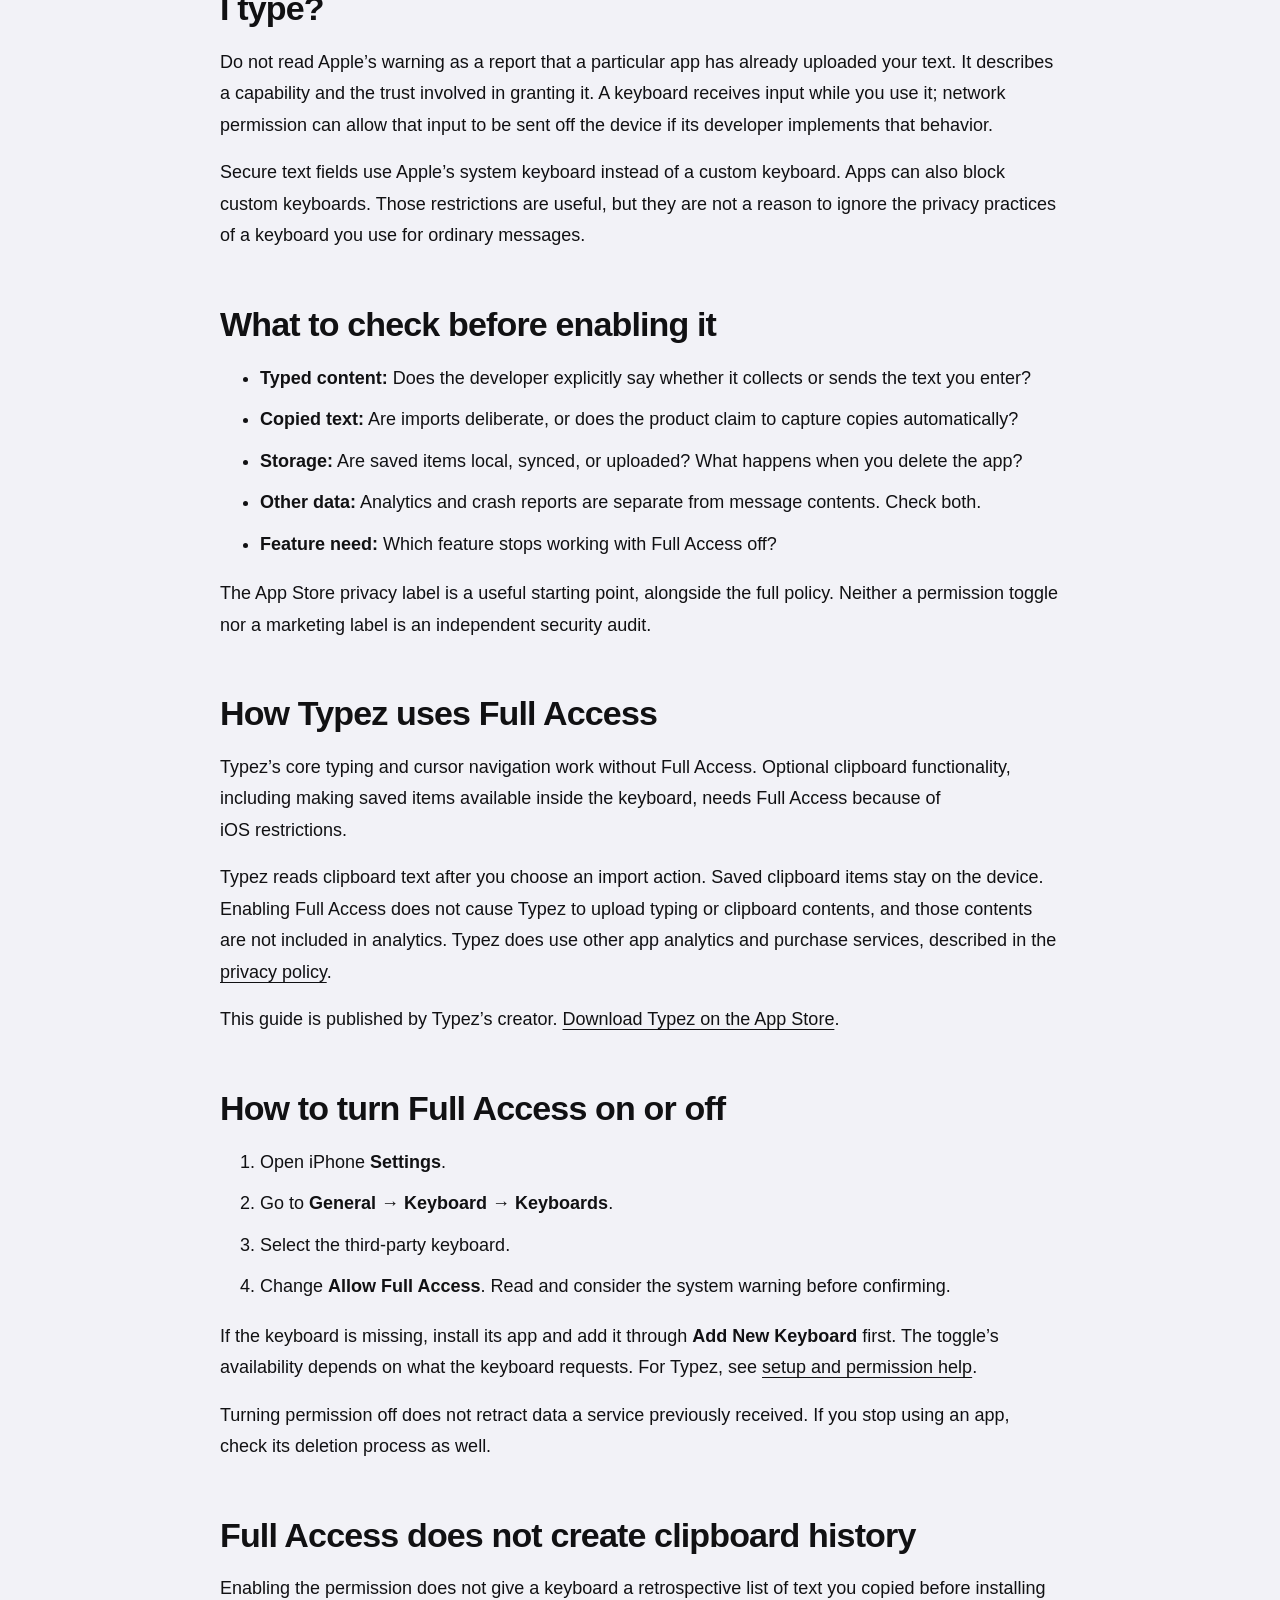
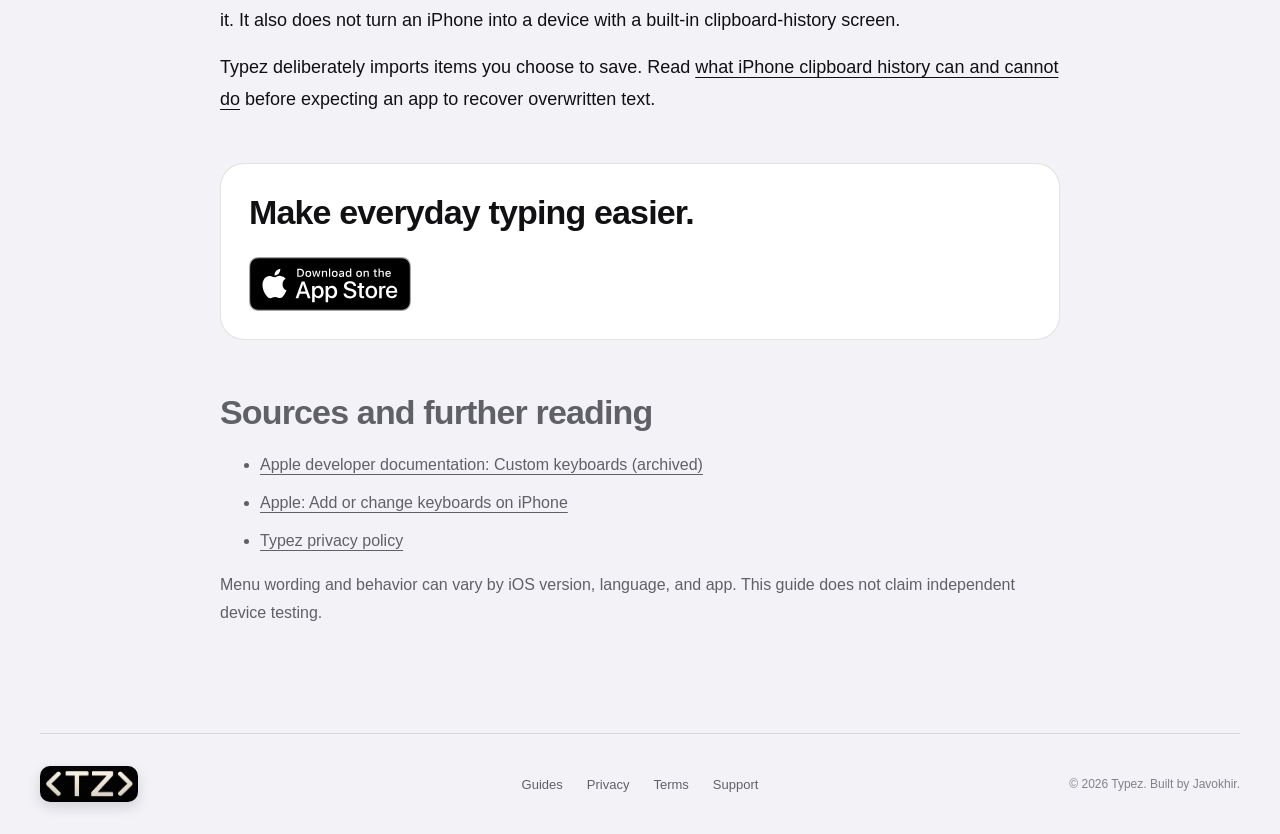
<file: guides/iphone-keyboard-full-access/index.html>
<!doctype html>
<html lang="en">
  <head>
    <meta charset="utf-8" />
    <meta name="viewport" content="width=device-width, initial-scale=1" />
    <title>What Does Allow Full Access Mean for iPhone Keyboards? — Typez</title>
    <meta name="description" content="Understand the iPhone keyboard Full Access warning, which permissions it expands, what it does not prove, and how Typez handles typing and saved text." />
    <link rel="canonical" href="https://typez.app/guides/iphone-keyboard-full-access/" />
    <meta property="og:title" content="What Does Allow Full Access Mean for iPhone Keyboards?" />
    <meta property="og:description" content="Understand the iPhone keyboard Full Access warning, which permissions it expands, what it does not prove, and how Typez handles typing and saved text." />
    <meta property="og:url" content="https://typez.app/guides/iphone-keyboard-full-access/" />
    <meta property="og:type" content="article" />
    <meta name="theme-color" content="#f2f2f7" />
    <link rel="icon" type="image/png" href="/assets/typez-icon.png" />
    <link rel="apple-touch-icon" href="/assets/typez-icon.png" />
    <link rel="stylesheet" href="/styles.css?v=9" />
    <link rel="stylesheet" href="/guides.css?v=2" />
    <script type="application/ld+json">{
  "@context": "https://schema.org",
  "@graph": [
    {
      "@type": "Article",
      "headline": "What Does Allow Full Access Mean for iPhone Keyboards?",
      "description": "Understand the iPhone keyboard Full Access warning, which permissions it expands, what it does not prove, and how Typez handles typing and saved text.",
      "mainEntityOfPage": "https://typez.app/guides/iphone-keyboard-full-access/",
      "datePublished": "2026-11-16",
      "dateModified": "2026-11-16",
      "author": {
        "@type": "Person",
        "name": "Javokhir",
        "url": "https://typez.app/"
      },
      "publisher": {
        "@type": "Organization",
        "name": "Typez",
        "url": "https://typez.app/"
      }
    },
    {
      "@type": "BreadcrumbList",
      "itemListElement": [
        {
          "@type": "ListItem",
          "position": 1,
          "name": "Home",
          "item": "https://typez.app/"
        },
        {
          "@type": "ListItem",
          "position": 2,
          "name": "Guides",
          "item": "https://typez.app/guides/"
        },
        {
          "@type": "ListItem",
          "position": 3,
          "name": "What Does Allow Full Access Mean for iPhone Keyboards?",
          "item": "https://typez.app/guides/iphone-keyboard-full-access/"
        }
      ]
    }
  ]
}</script>
  </head>
  <body>
    <a class="skip-link" href="#main-content">Skip to content</a>
    <header class="site-header shell">
      <a class="brand" href="/" aria-label="Typez home"><img class="brand-logo" src="/assets/typez-logo.png" width="450" height="165" alt="Typez" /></a>
      <nav class="site-nav" aria-label="Main navigation">
        <a class="mobile-link" href="/guides/">Guides</a>
        <a href="/support">Support</a>
        <a class="app-store-badge" href="https://apps.apple.com/us/app/typez/id6805516315">
          <img src="/assets/download-on-the-app-store.svg" width="120" height="40" alt="Download on the App Store" />
        </a>
      </nav>
    </header>
    <main id="main-content" class="guide-shell shell">
      <nav class="breadcrumbs" aria-label="Breadcrumb"><a href="/">Home</a><span aria-hidden="true">/</span><a href="/guides/">Guides</a><span aria-hidden="true">/</span><span aria-current="page">Keyboard privacy</span></nav>
      <article>
        <header class="guide-header">
          <p class="eyebrow">iPhone keyboard guides</p>
          <h1>What Does Allow Full Access Mean for iPhone Keyboards?</h1>
          <p class="guide-deck">What the permission enables, why iOS warns you, and what to check before you turn it on.</p>
          <p class="guide-byline">By Javokhir, creator of Typez · Published <time datetime="2026-11-16">November 16, 2026</time><br />Published by Typez, an iPhone keyboard app.</p>
        </header>
        <div class="guide-body">
          <div class="guide-answer"><p>Allow Full Access expands what a third-party iPhone keyboard can do, including network access and sharing data with its containing app. It is a permission, not proof that the keyboard sends your typing anywhere. Whether an app collects or transmits data depends on its implementation and policies. You can leave it off when you do not need the features that require it.</p></div>
          <nav class="guide-toc" aria-label="In this guide"><h2>In this guide</h2><ol>
            <li><a href="#meaning">What changes when you allow Full Access?</a></li>
            <li><a href="#warning">Does Full Access mean the app reads everything I type?</a></li>
            <li><a href="#check-policy">What to check before enabling it</a></li>
            <li><a href="#typez">How Typez uses Full Access</a></li>
            <li><a href="#settings">How to turn Full Access on or off</a></li>
            <li><a href="#clipboard">Full Access does not create clipboard history</a></li>
          </ol></nav>
          <h2 id="meaning">What changes when you allow Full Access?</h2>
          <p>A third-party keyboard runs as an extension with restrictions. Apple documents that requesting open access expands its sandbox, allowing capabilities such as network access and a shared container with the keyboard’s main app.</p><p>Those capabilities can support legitimate features, but they create a reason to choose the developer carefully. A permission being available does not tell you how the developer uses it, and a privacy-friendly slogan does not replace an explanation.</p><p>Apple’s documentation for custom keyboards is archived and uses some older interface terminology. It is useful for the permission model; use the current iPhone Settings interface for the steps below.</p>
          <h2 id="warning">Does Full Access mean the app reads everything I type?</h2>
          <p>Do not read Apple’s warning as a report that a particular app has already uploaded your text. It describes a capability and the trust involved in granting it. A keyboard receives input while you use it; network permission can allow that input to be sent off the device if its developer implements that behavior.</p><p>Secure text fields use Apple’s system keyboard instead of a custom keyboard. Apps can also block custom keyboards. Those restrictions are useful, but they are not a reason to ignore the privacy practices of a keyboard you use for ordinary messages.</p>
          <h2 id="check-policy">What to check before enabling it</h2>
          <ul><li><strong>Typed content:</strong> Does the developer explicitly say whether it collects or sends the text you enter?</li><li><strong>Copied text:</strong> Are imports deliberate, or does the product claim to capture copies automatically?</li><li><strong>Storage:</strong> Are saved items local, synced, or uploaded? What happens when you delete the app?</li><li><strong>Other data:</strong> Analytics and crash reports are separate from message contents. Check both.</li><li><strong>Feature need:</strong> Which feature stops working with Full Access off?</li></ul><p>The App Store privacy label is a useful starting point, alongside the full policy. Neither a permission toggle nor a marketing label is an independent security audit.</p>
          <h2 id="typez">How Typez uses Full Access</h2>
          <p>Typez’s core typing and cursor navigation work without Full Access. Optional clipboard functionality, including making saved items available inside the keyboard, needs Full Access because of iOS restrictions.</p><p>Typez reads clipboard text after you choose an import action. Saved clipboard items stay on the device. Enabling Full Access does not cause Typez to upload typing or clipboard contents, and those contents are not included in analytics. Typez does use other app analytics and purchase services, described in the <a href="/privacy.html">privacy policy</a>.</p><p>This guide is published by Typez’s creator. <a href="https://apps.apple.com/us/app/typez/id6805516315">Download Typez on the App Store</a>.</p>
          <h2 id="settings">How to turn Full Access on or off</h2>
          <ol><li>Open iPhone <strong>Settings</strong>.</li><li>Go to <strong>General → Keyboard → Keyboards</strong>.</li><li>Select the third-party keyboard.</li><li>Change <strong>Allow Full Access</strong>. Read and consider the system warning before confirming.</li></ol><p>If the keyboard is missing, install its app and add it through <strong>Add New Keyboard</strong> first. The toggle’s availability depends on what the keyboard requests. For Typez, see <a href="/support">setup and permission help</a>.</p><p>Turning permission off does not retract data a service previously received. If you stop using an app, check its deletion process as well.</p>
          <h2 id="clipboard">Full Access does not create clipboard history</h2>
          <p>Enabling the permission does not give a keyboard a retrospective list of text you copied before installing it. It also does not turn an iPhone into a device with a built-in clipboard-history screen.</p><p>Typez deliberately imports items you choose to save. Read <a href="/guides/iphone-clipboard-history/">what iPhone clipboard history can and cannot do</a> before expecting an app to recover overwritten text.</p>
          <aside class="guide-cta" aria-labelledby="guide-cta-title">
            <h2 id="guide-cta-title">Make everyday typing easier.</h2>
            <a class="app-store-badge" href="https://apps.apple.com/us/app/typez/id6805516315">
              <img src="/assets/download-on-the-app-store.svg" width="120" height="40" alt="Download on the App Store" />
            </a>
          </aside>
          <section class="guide-sources" aria-labelledby="sources-title">
            <h2 id="sources-title">Sources and further reading</h2><ul>
              <li><a href="https://developer.apple.com/library/archive/documentation/General/Conceptual/ExtensibilityPG/CustomKeyboard.html">Apple developer documentation: Custom keyboards (archived)</a></li>
              <li><a href="https://support.apple.com/guide/iphone/add-or-change-keyboards-iph73b71eb/ios">Apple: Add or change keyboards on iPhone</a></li>
              <li><a href="/privacy.html">Typez privacy policy</a></li>
            </ul><p>Menu wording and behavior can vary by iOS version, language, and app. This guide does not claim independent device testing.</p>
          </section>
        </div>
      </article>
    </main>
    <footer class="site-footer shell">
      <a class="footer-brand" href="/" aria-label="Typez home"><img class="brand-logo" src="/assets/typez-logo.png" width="450" height="165" alt="Typez" /></a>
      <div class="footer-links"><a href="/guides/">Guides</a><a href="/privacy.html">Privacy</a><a href="/terms.html">Terms</a><a href="/support">Support</a></div>
      <p>© 2026 Typez. Built by Javokhir.</p>
    </footer>
    <script defer src="https://cdn.vercel-insights.com/v1/script.js"></script>
  
  </body>
</html>
</file>
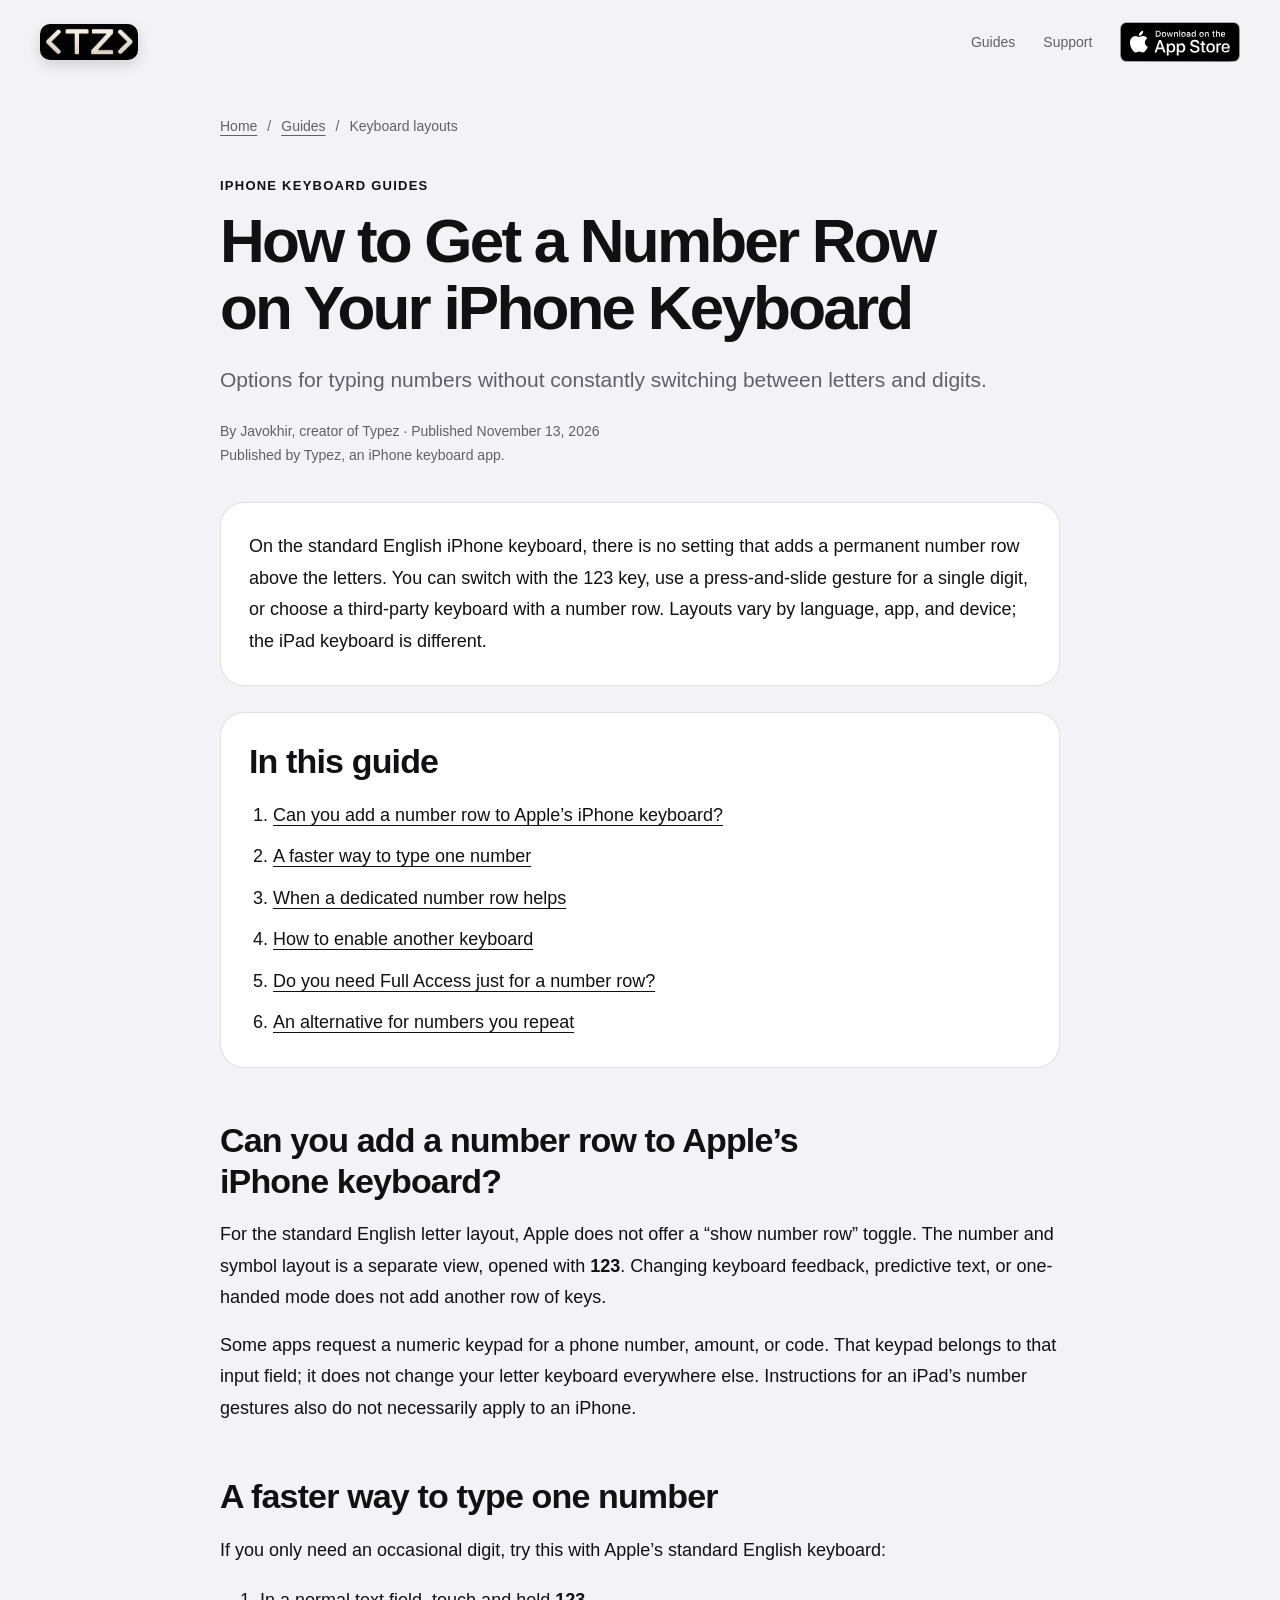
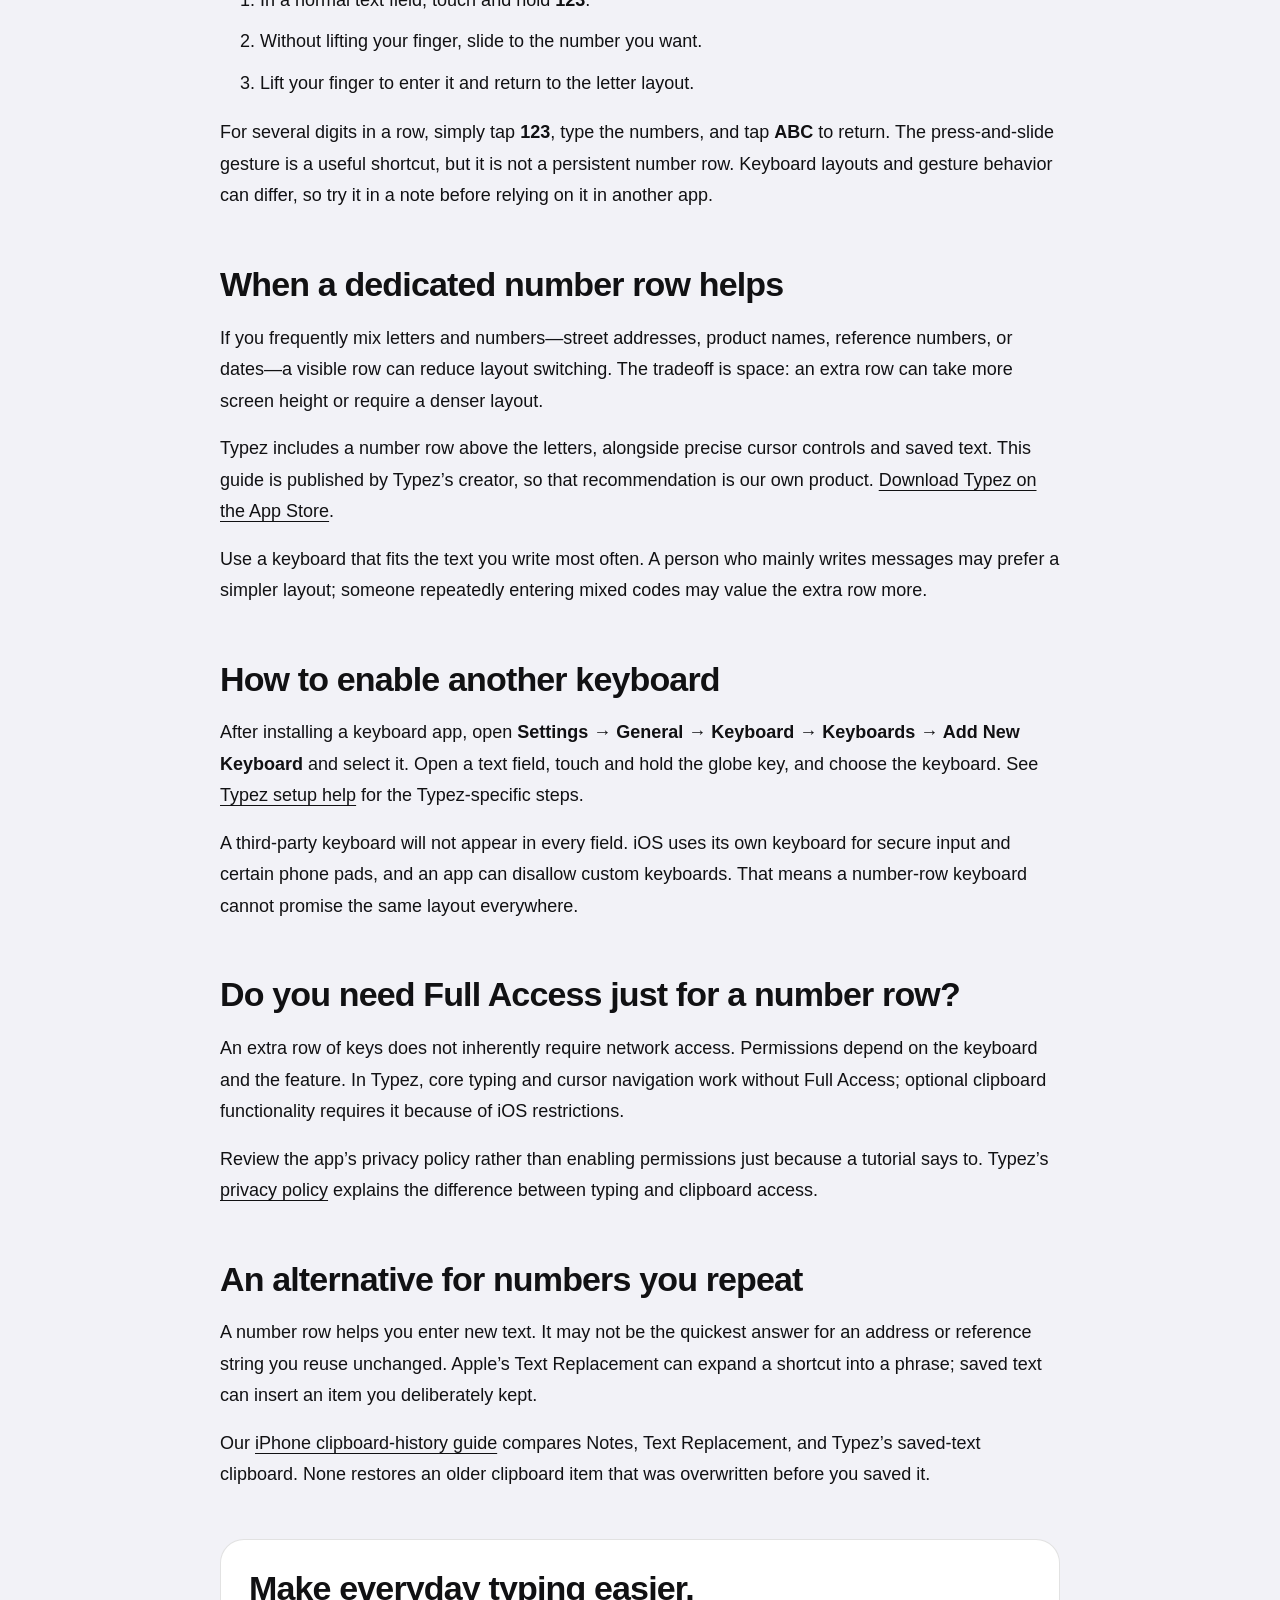
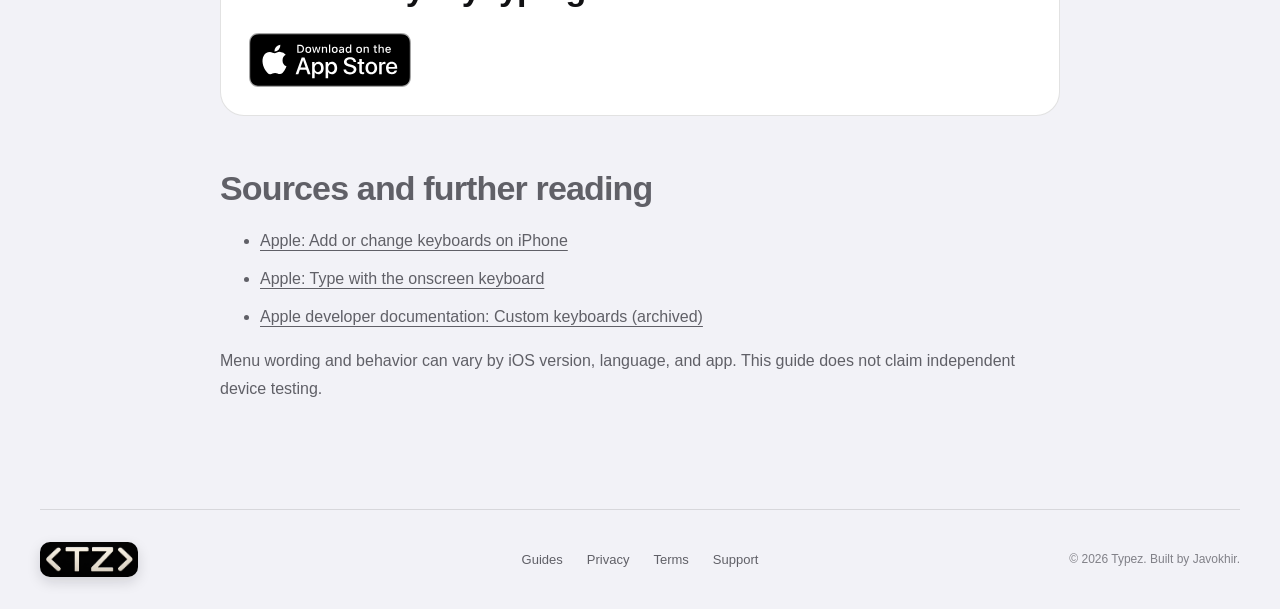
<file: guides/iphone-keyboard-number-row/index.html>
<!doctype html>
<html lang="en">
  <head>
    <meta charset="utf-8" />
    <meta name="viewport" content="width=device-width, initial-scale=1" />
    <title>How to Get a Number Row on Your iPhone Keyboard — Typez</title>
    <meta name="description" content="Want numbers above the letters on iPhone? Learn what Apple’s standard keyboard offers, a quicker way to type digits, and when a number-row keyboard helps." />
    <link rel="canonical" href="https://typez.app/guides/iphone-keyboard-number-row/" />
    <meta property="og:title" content="How to Get a Number Row on Your iPhone Keyboard" />
    <meta property="og:description" content="Want numbers above the letters on iPhone? Learn what Apple’s standard keyboard offers, a quicker way to type digits, and when a number-row keyboard helps." />
    <meta property="og:url" content="https://typez.app/guides/iphone-keyboard-number-row/" />
    <meta property="og:type" content="article" />
    <meta name="theme-color" content="#f2f2f7" />
    <link rel="icon" type="image/png" href="/assets/typez-icon.png" />
    <link rel="apple-touch-icon" href="/assets/typez-icon.png" />
    <link rel="stylesheet" href="/styles.css?v=9" />
    <link rel="stylesheet" href="/guides.css?v=2" />
    <script type="application/ld+json">{
  "@context": "https://schema.org",
  "@graph": [
    {
      "@type": "Article",
      "headline": "How to Get a Number Row on Your iPhone Keyboard",
      "description": "Want numbers above the letters on iPhone? Learn what Apple’s standard keyboard offers, a quicker way to type digits, and when a number-row keyboard helps.",
      "mainEntityOfPage": "https://typez.app/guides/iphone-keyboard-number-row/",
      "datePublished": "2026-11-13",
      "dateModified": "2026-11-13",
      "author": {
        "@type": "Person",
        "name": "Javokhir",
        "url": "https://typez.app/"
      },
      "publisher": {
        "@type": "Organization",
        "name": "Typez",
        "url": "https://typez.app/"
      }
    },
    {
      "@type": "BreadcrumbList",
      "itemListElement": [
        {
          "@type": "ListItem",
          "position": 1,
          "name": "Home",
          "item": "https://typez.app/"
        },
        {
          "@type": "ListItem",
          "position": 2,
          "name": "Guides",
          "item": "https://typez.app/guides/"
        },
        {
          "@type": "ListItem",
          "position": 3,
          "name": "How to Get a Number Row on Your iPhone Keyboard",
          "item": "https://typez.app/guides/iphone-keyboard-number-row/"
        }
      ]
    }
  ]
}</script>
  </head>
  <body>
    <a class="skip-link" href="#main-content">Skip to content</a>
    <header class="site-header shell">
      <a class="brand" href="/" aria-label="Typez home"><img class="brand-logo" src="/assets/typez-logo.png" width="450" height="165" alt="Typez" /></a>
      <nav class="site-nav" aria-label="Main navigation">
        <a class="mobile-link" href="/guides/">Guides</a>
        <a href="/support">Support</a>
        <a class="app-store-badge" href="https://apps.apple.com/us/app/typez/id6805516315">
          <img src="/assets/download-on-the-app-store.svg" width="120" height="40" alt="Download on the App Store" />
        </a>
      </nav>
    </header>
    <main id="main-content" class="guide-shell shell">
      <nav class="breadcrumbs" aria-label="Breadcrumb"><a href="/">Home</a><span aria-hidden="true">/</span><a href="/guides/">Guides</a><span aria-hidden="true">/</span><span aria-current="page">Keyboard layouts</span></nav>
      <article>
        <header class="guide-header">
          <p class="eyebrow">iPhone keyboard guides</p>
          <h1>How to Get a Number Row on Your iPhone Keyboard</h1>
          <p class="guide-deck">Options for typing numbers without constantly switching between letters and digits.</p>
          <p class="guide-byline">By Javokhir, creator of Typez · Published <time datetime="2026-11-13">November 13, 2026</time><br />Published by Typez, an iPhone keyboard app.</p>
        </header>
        <div class="guide-body">
          <div class="guide-answer"><p>On the standard English iPhone keyboard, there is no setting that adds a permanent number row above the letters. You can switch with the 123 key, use a press-and-slide gesture for a single digit, or choose a third-party keyboard with a number row. Layouts vary by language, app, and device; the iPad keyboard is different.</p></div>
          <nav class="guide-toc" aria-label="In this guide"><h2>In this guide</h2><ol>
            <li><a href="#apple-keyboard">Can you add a number row to Apple’s iPhone keyboard?</a></li>
            <li><a href="#single-number">A faster way to type one number</a></li>
            <li><a href="#number-row-keyboard">When a dedicated number row helps</a></li>
            <li><a href="#enable-keyboard">How to enable another keyboard</a></li>
            <li><a href="#permissions">Do you need Full Access just for a number row?</a></li>
            <li><a href="#other-options">An alternative for numbers you repeat</a></li>
          </ol></nav>
          <h2 id="apple-keyboard">Can you add a number row to Apple’s iPhone keyboard?</h2>
          <p>For the standard English letter layout, Apple does not offer a “show number row” toggle. The number and symbol layout is a separate view, opened with <strong>123</strong>. Changing keyboard feedback, predictive text, or one-handed mode does not add another row of keys.</p><p>Some apps request a numeric keypad for a phone number, amount, or code. That keypad belongs to that input field; it does not change your letter keyboard everywhere else. Instructions for an iPad’s number gestures also do not necessarily apply to an iPhone.</p>
          <h2 id="single-number">A faster way to type one number</h2>
          <p>If you only need an occasional digit, try this with Apple’s standard English keyboard:</p><ol><li>In a normal text field, touch and hold <strong>123</strong>.</li><li>Without lifting your finger, slide to the number you want.</li><li>Lift your finger to enter it and return to the letter layout.</li></ol><p>For several digits in a row, simply tap <strong>123</strong>, type the numbers, and tap <strong>ABC</strong> to return. The press-and-slide gesture is a useful shortcut, but it is not a persistent number row. Keyboard layouts and gesture behavior can differ, so try it in a note before relying on it in another app.</p>
          <h2 id="number-row-keyboard">When a dedicated number row helps</h2>
          <p>If you frequently mix letters and numbers—street addresses, product names, reference numbers, or dates—a visible row can reduce layout switching. The tradeoff is space: an extra row can take more screen height or require a denser layout.</p><p>Typez includes a number row above the letters, alongside precise cursor controls and saved text. This guide is published by Typez’s creator, so that recommendation is our own product. <a href="https://apps.apple.com/us/app/typez/id6805516315">Download Typez on the App Store</a>.</p><p>Use a keyboard that fits the text you write most often. A person who mainly writes messages may prefer a simpler layout; someone repeatedly entering mixed codes may value the extra row more.</p>
          <h2 id="enable-keyboard">How to enable another keyboard</h2>
          <p>After installing a keyboard app, open <strong>Settings → General → Keyboard → Keyboards → Add New Keyboard</strong> and select it. Open a text field, touch and hold the globe key, and choose the keyboard. See <a href="/support">Typez setup help</a> for the Typez-specific steps.</p><p>A third-party keyboard will not appear in every field. iOS uses its own keyboard for secure input and certain phone pads, and an app can disallow custom keyboards. That means a number-row keyboard cannot promise the same layout everywhere.</p>
          <h2 id="permissions">Do you need Full Access just for a number row?</h2>
          <p>An extra row of keys does not inherently require network access. Permissions depend on the keyboard and the feature. In Typez, core typing and cursor navigation work without Full Access; optional clipboard functionality requires it because of iOS restrictions.</p><p>Review the app’s privacy policy rather than enabling permissions just because a tutorial says to. Typez’s <a href="/privacy.html">privacy policy</a> explains the difference between typing and clipboard access.</p>
          <h2 id="other-options">An alternative for numbers you repeat</h2>
          <p>A number row helps you enter new text. It may not be the quickest answer for an address or reference string you reuse unchanged. Apple’s Text Replacement can expand a shortcut into a phrase; saved text can insert an item you deliberately kept.</p><p>Our <a href="/guides/iphone-clipboard-history/">iPhone clipboard-history guide</a> compares Notes, Text Replacement, and Typez’s saved-text clipboard. None restores an older clipboard item that was overwritten before you saved it.</p>
          <aside class="guide-cta" aria-labelledby="guide-cta-title">
            <h2 id="guide-cta-title">Make everyday typing easier.</h2>
            <a class="app-store-badge" href="https://apps.apple.com/us/app/typez/id6805516315">
              <img src="/assets/download-on-the-app-store.svg" width="120" height="40" alt="Download on the App Store" />
            </a>
          </aside>
          <section class="guide-sources" aria-labelledby="sources-title">
            <h2 id="sources-title">Sources and further reading</h2><ul>
              <li><a href="https://support.apple.com/guide/iphone/add-or-change-keyboards-iph73b71eb/ios">Apple: Add or change keyboards on iPhone</a></li>
              <li><a href="https://support.apple.com/guide/iphone/type-with-the-onscreen-keyboard-iph3c50f96e/ios">Apple: Type with the onscreen keyboard</a></li>
              <li><a href="https://developer.apple.com/library/archive/documentation/General/Conceptual/ExtensibilityPG/CustomKeyboard.html">Apple developer documentation: Custom keyboards (archived)</a></li>
            </ul><p>Menu wording and behavior can vary by iOS version, language, and app. This guide does not claim independent device testing.</p>
          </section>
        </div>
      </article>
    </main>
    <footer class="site-footer shell">
      <a class="footer-brand" href="/" aria-label="Typez home"><img class="brand-logo" src="/assets/typez-logo.png" width="450" height="165" alt="Typez" /></a>
      <div class="footer-links"><a href="/guides/">Guides</a><a href="/privacy.html">Privacy</a><a href="/terms.html">Terms</a><a href="/support">Support</a></div>
      <p>© 2026 Typez. Built by Javokhir.</p>
    </footer>
    <script defer src="https://cdn.vercel-insights.com/v1/script.js"></script>
  
  </body>
</html>
</file>
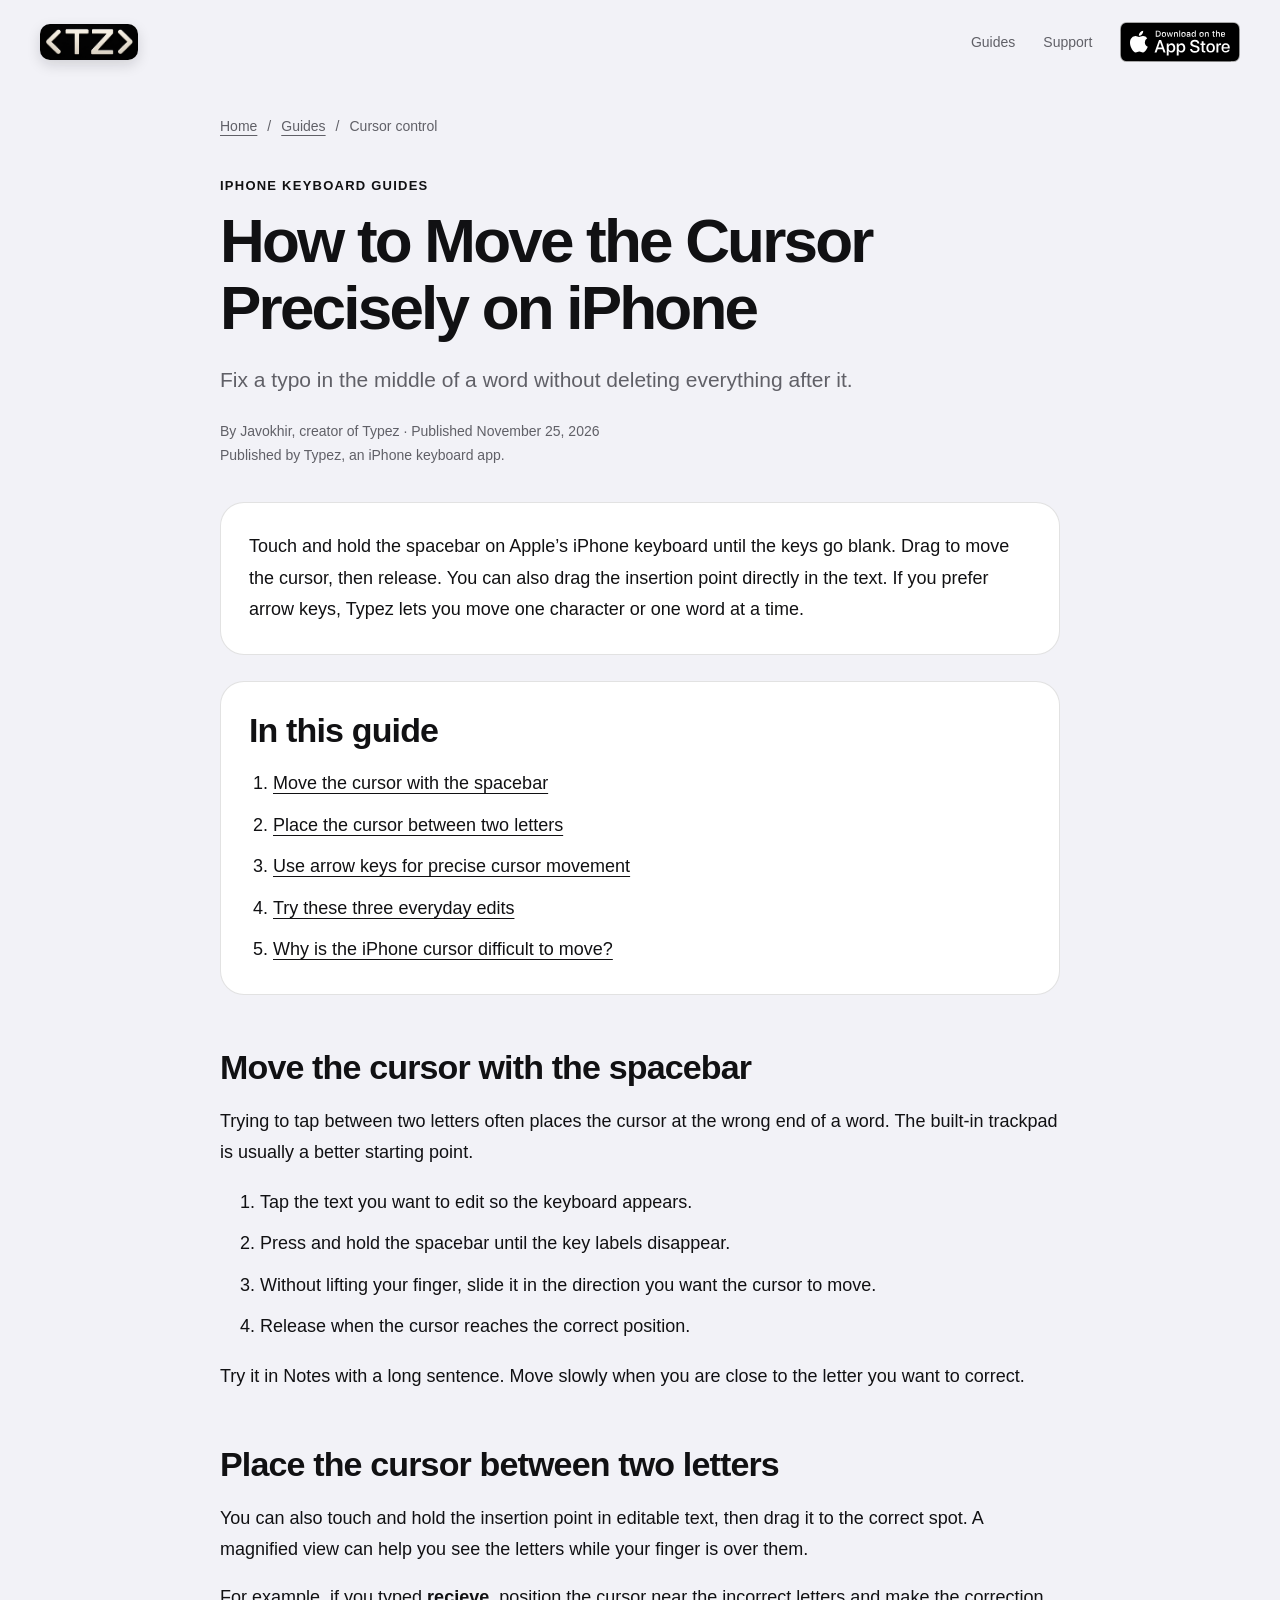
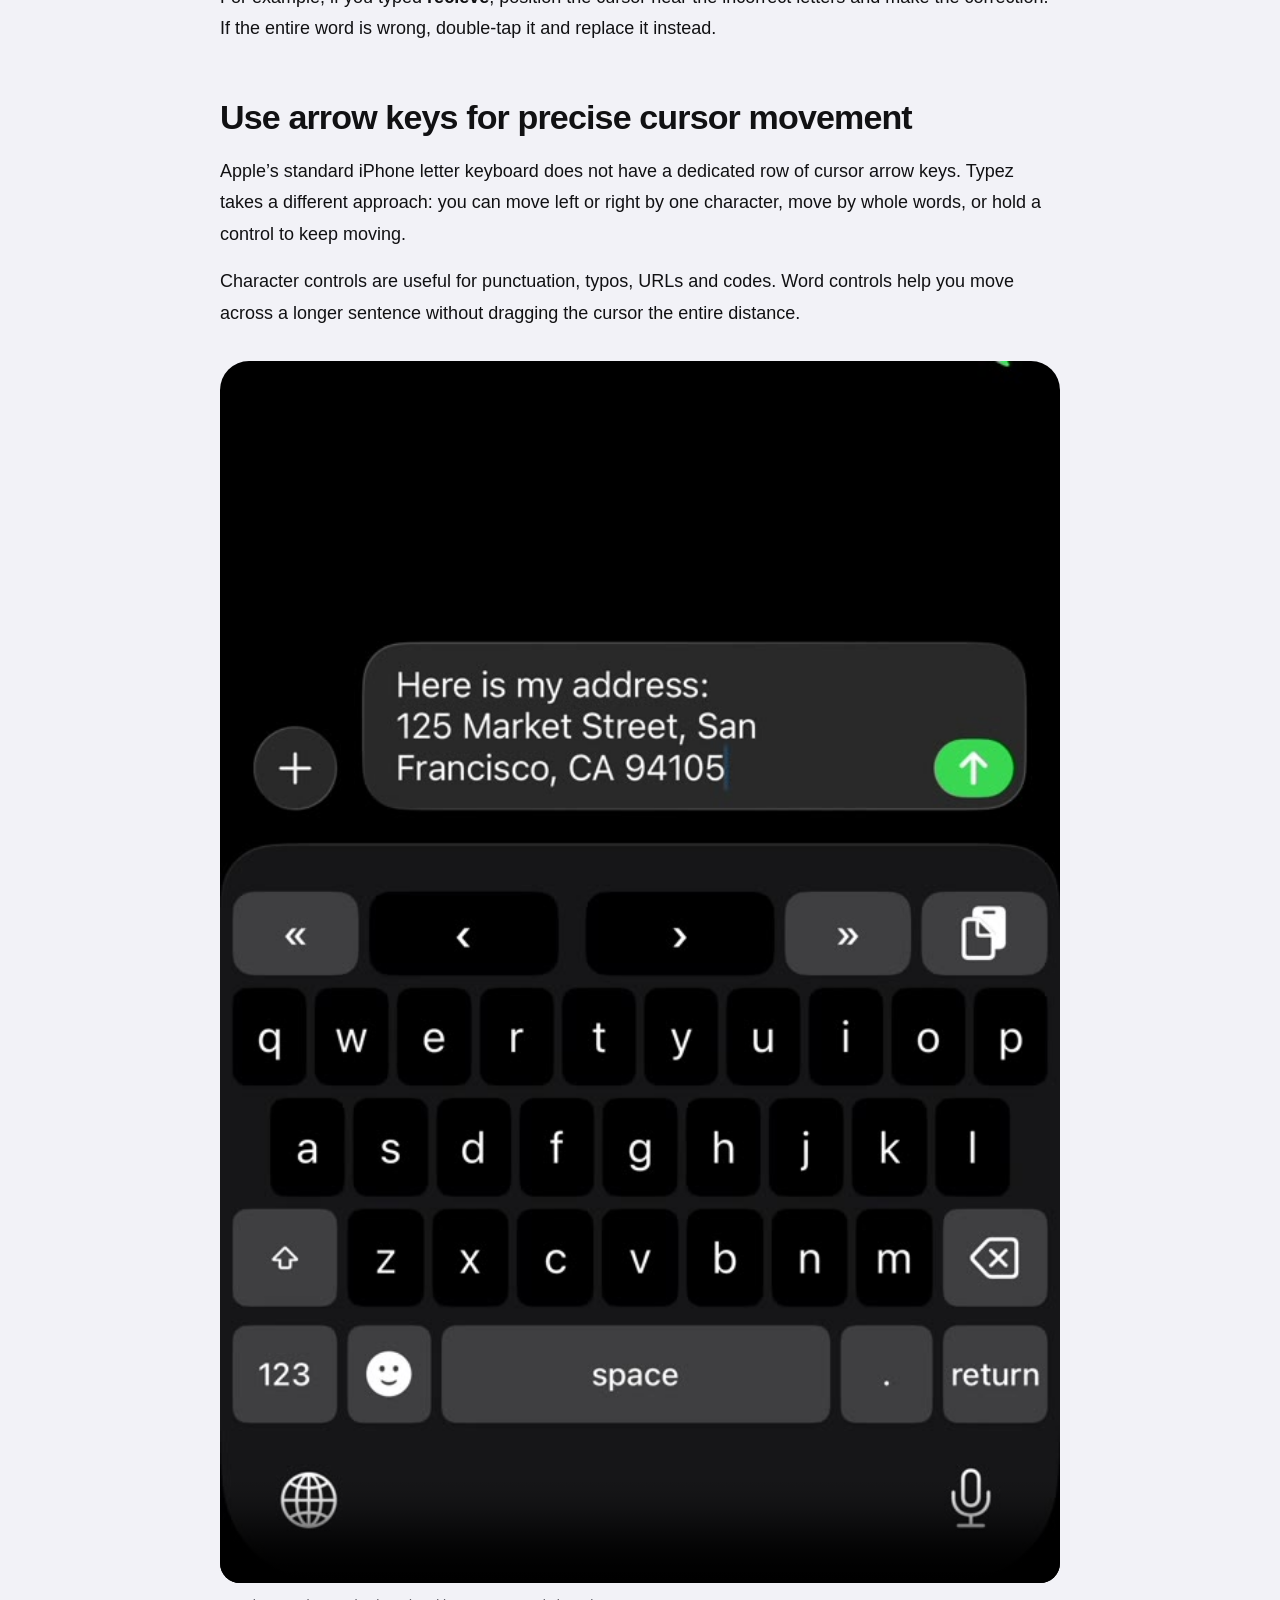
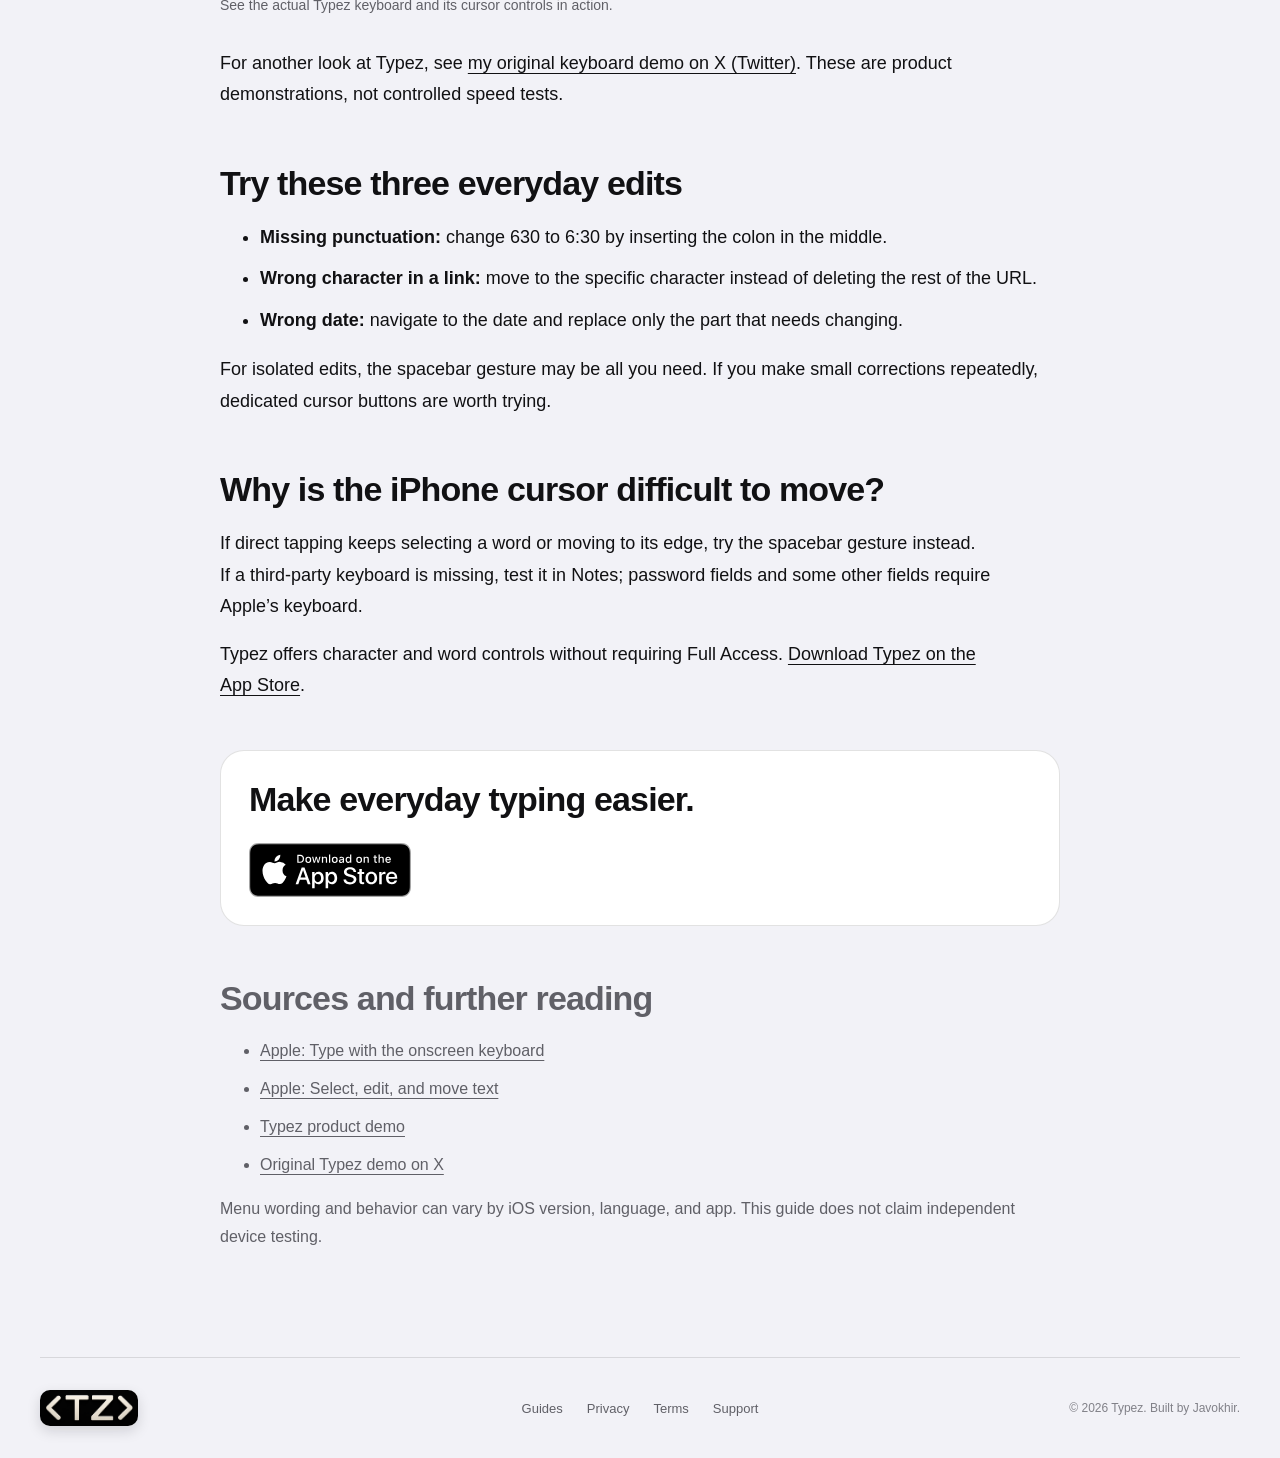
<file: guides/move-cursor-precisely-iphone/index.html>
<!doctype html>
<html lang="en">
  <head>
    <meta charset="utf-8" />
    <meta name="viewport" content="width=device-width, initial-scale=1" />
    <title>How to Move the Cursor Precisely on iPhone — Typez</title>
    <meta name="description" content="Move the iPhone cursor between letters using the spacebar trackpad, direct touch, or a keyboard with arrow keys. Learn which method works best for small edits." />
    <link rel="canonical" href="https://typez.app/guides/move-cursor-precisely-iphone/" />
    <meta property="og:title" content="How to Move the Cursor Precisely on iPhone" />
    <meta property="og:description" content="Move the iPhone cursor between letters using the spacebar trackpad, direct touch, or a keyboard with arrow keys. Learn which method works best for small edits." />
    <meta property="og:url" content="https://typez.app/guides/move-cursor-precisely-iphone/" />
    <meta property="og:type" content="article" />
    <meta name="theme-color" content="#f2f2f7" />
    <link rel="icon" type="image/png" href="/assets/typez-icon.png" />
    <link rel="apple-touch-icon" href="/assets/typez-icon.png" />
    <link rel="stylesheet" href="/styles.css?v=9" />
    <link rel="stylesheet" href="/guides.css?v=2" />
    <script type="application/ld+json">{
  "@context": "https://schema.org",
  "@graph": [
    {
      "@type": "Article",
      "headline": "How to Move the Cursor Precisely on iPhone",
      "description": "Move the iPhone cursor between letters using the spacebar trackpad, direct touch, or a keyboard with arrow keys. Learn which method works best for small edits.",
      "mainEntityOfPage": "https://typez.app/guides/move-cursor-precisely-iphone/",
      "datePublished": "2026-11-25",
      "dateModified": "2026-11-25",
      "author": {
        "@type": "Person",
        "name": "Javokhir",
        "url": "https://typez.app/"
      },
      "publisher": {
        "@type": "Organization",
        "name": "Typez",
        "url": "https://typez.app/"
      }
    },
    {
      "@type": "BreadcrumbList",
      "itemListElement": [
        {
          "@type": "ListItem",
          "position": 1,
          "name": "Home",
          "item": "https://typez.app/"
        },
        {
          "@type": "ListItem",
          "position": 2,
          "name": "Guides",
          "item": "https://typez.app/guides/"
        },
        {
          "@type": "ListItem",
          "position": 3,
          "name": "How to Move the Cursor Precisely on iPhone",
          "item": "https://typez.app/guides/move-cursor-precisely-iphone/"
        }
      ]
    }
  ]
}</script>
  </head>
  <body>
    <a class="skip-link" href="#main-content">Skip to content</a>
    <header class="site-header shell">
      <a class="brand" href="/" aria-label="Typez home"><img class="brand-logo" src="/assets/typez-logo.png" width="450" height="165" alt="Typez" /></a>
      <nav class="site-nav" aria-label="Main navigation">
        <a class="mobile-link" href="/guides/">Guides</a>
        <a href="/support">Support</a>
        <a class="app-store-badge" href="https://apps.apple.com/us/app/typez/id6805516315">
          <img src="/assets/download-on-the-app-store.svg" width="120" height="40" alt="Download on the App Store" />
        </a>
      </nav>
    </header>
    <main id="main-content" class="guide-shell shell">
      <nav class="breadcrumbs" aria-label="Breadcrumb"><a href="/">Home</a><span aria-hidden="true">/</span><a href="/guides/">Guides</a><span aria-hidden="true">/</span><span aria-current="page">Cursor control</span></nav>
      <article>
        <header class="guide-header">
          <p class="eyebrow">iPhone keyboard guides</p>
          <h1>How to Move the Cursor Precisely on iPhone</h1>
          <p class="guide-deck">Fix a typo in the middle of a word without deleting everything after it.</p>
          <p class="guide-byline">By Javokhir, creator of Typez · Published <time datetime="2026-11-25">November 25, 2026</time><br />Published by Typez, an iPhone keyboard app.</p>
        </header>
        <div class="guide-body">
          <div class="guide-answer"><p>Touch and hold the spacebar on Apple’s iPhone keyboard until the keys go blank. Drag to move the cursor, then release. You can also drag the insertion point directly in the text. If you prefer arrow keys, Typez lets you move one character or one word at a time.</p></div>
          <nav class="guide-toc" aria-label="In this guide"><h2>In this guide</h2><ol>
            <li><a href="#spacebar-trackpad">Move the cursor with the spacebar</a></li>
            <li><a href="#direct-placement">Place the cursor between two letters</a></li>
            <li><a href="#character-word-controls">Use arrow keys for precise cursor movement</a></li>
            <li><a href="#choose-the-edit">Try these three everyday edits</a></li>
            <li><a href="#when-it-does-not-work">Why is the iPhone cursor difficult to move?</a></li>
          </ol></nav>
          <h2 id="spacebar-trackpad">Move the cursor with the spacebar</h2>
          <p>Trying to tap between two letters often places the cursor at the wrong end of a word. The built-in trackpad is usually a better starting point.</p><ol><li>Tap the text you want to edit so the keyboard appears.</li><li>Press and hold the spacebar until the key labels disappear.</li><li>Without lifting your finger, slide it in the direction you want the cursor to move.</li><li>Release when the cursor reaches the correct position.</li></ol><p>Try it in Notes with a long sentence. Move slowly when you are close to the letter you want to correct.</p>
          <h2 id="direct-placement">Place the cursor between two letters</h2>
          <p>You can also touch and hold the insertion point in editable text, then drag it to the correct spot. A magnified view can help you see the letters while your finger is over them.</p><p>For example, if you typed <strong>recieve</strong>, position the cursor near the incorrect letters and make the correction. If the entire word is wrong, double-tap it and replace it instead.</p>
          <h2 id="character-word-controls">Use arrow keys for precise cursor movement</h2>
          <p>Apple’s standard iPhone letter keyboard does not have a dedicated row of cursor arrow keys. Typez takes a different approach: you can move left or right by one character, move by whole words, or hold a control to keep moving.</p><p>Character controls are useful for punctuation, typos, URLs and codes. Word controls help you move across a longer sentence without dragging the cursor the entire distance.</p><figure class="guide-figure"><video class="demo-video" controls playsinline preload="metadata" poster="/assets/typez-feature-demo-poster.jpg" aria-label="Typez keyboard demonstration"><source src="/assets/typez-feature-demo.mp4" type="video/mp4" />Your browser does not support embedded video.</video><figcaption>See the actual Typez keyboard and its cursor controls in action.</figcaption></figure><p>For another look at Typez, see <a href="https://x.com/JavokhirJS/status/2081742329099206940" target="_blank" rel="noopener noreferrer">my original keyboard demo on X (Twitter)</a>. These are product demonstrations, not controlled speed tests.</p>
          <h2 id="choose-the-edit">Try these three everyday edits</h2>
          <ul><li><strong>Missing punctuation:</strong> change 630 to 6:30 by inserting the colon in the middle.</li><li><strong>Wrong character in a link:</strong> move to the specific character instead of deleting the rest of the URL.</li><li><strong>Wrong date:</strong> navigate to the date and replace only the part that needs changing.</li></ul><p>For isolated edits, the spacebar gesture may be all you need. If you make small corrections repeatedly, dedicated cursor buttons are worth trying.</p>
          <h2 id="when-it-does-not-work">Why is the iPhone cursor difficult to move?</h2>
          <p>If direct tapping keeps selecting a word or moving to its edge, try the spacebar gesture instead. If a third-party keyboard is missing, test it in Notes; password fields and some other fields require Apple’s keyboard.</p><p>Typez offers character and word controls without requiring Full Access. <a href="https://apps.apple.com/us/app/typez/id6805516315">Download Typez on the App Store</a>.</p>
          <aside class="guide-cta" aria-labelledby="guide-cta-title">
            <h2 id="guide-cta-title">Make everyday typing easier.</h2>
            <a class="app-store-badge" href="https://apps.apple.com/us/app/typez/id6805516315">
              <img src="/assets/download-on-the-app-store.svg" width="120" height="40" alt="Download on the App Store" />
            </a>
          </aside>
          <section class="guide-sources" aria-labelledby="sources-title">
            <h2 id="sources-title">Sources and further reading</h2><ul>
              <li><a href="https://support.apple.com/guide/iphone/type-with-the-onscreen-keyboard-iph3c50f96e/ios">Apple: Type with the onscreen keyboard</a></li>
              <li><a href="https://support.apple.com/guide/iphone/select-edit-and-move-text-iph1a9cae52c/ios">Apple: Select, edit, and move text</a></li>
              <li><a href="/">Typez product demo</a></li>
              <li><a href="https://x.com/JavokhirJS/status/2081742329099206940">Original Typez demo on X</a></li>
            </ul><p>Menu wording and behavior can vary by iOS version, language, and app. This guide does not claim independent device testing.</p>
          </section>
        </div>
      </article>
    </main>
    <footer class="site-footer shell">
      <a class="footer-brand" href="/" aria-label="Typez home"><img class="brand-logo" src="/assets/typez-logo.png" width="450" height="165" alt="Typez" /></a>
      <div class="footer-links"><a href="/guides/">Guides</a><a href="/privacy.html">Privacy</a><a href="/terms.html">Terms</a><a href="/support">Support</a></div>
      <p>© 2026 Typez. Built by Javokhir.</p>
    </footer>
    <script defer src="https://cdn.vercel-insights.com/v1/script.js"></script>
  
  </body>
</html>
</file>
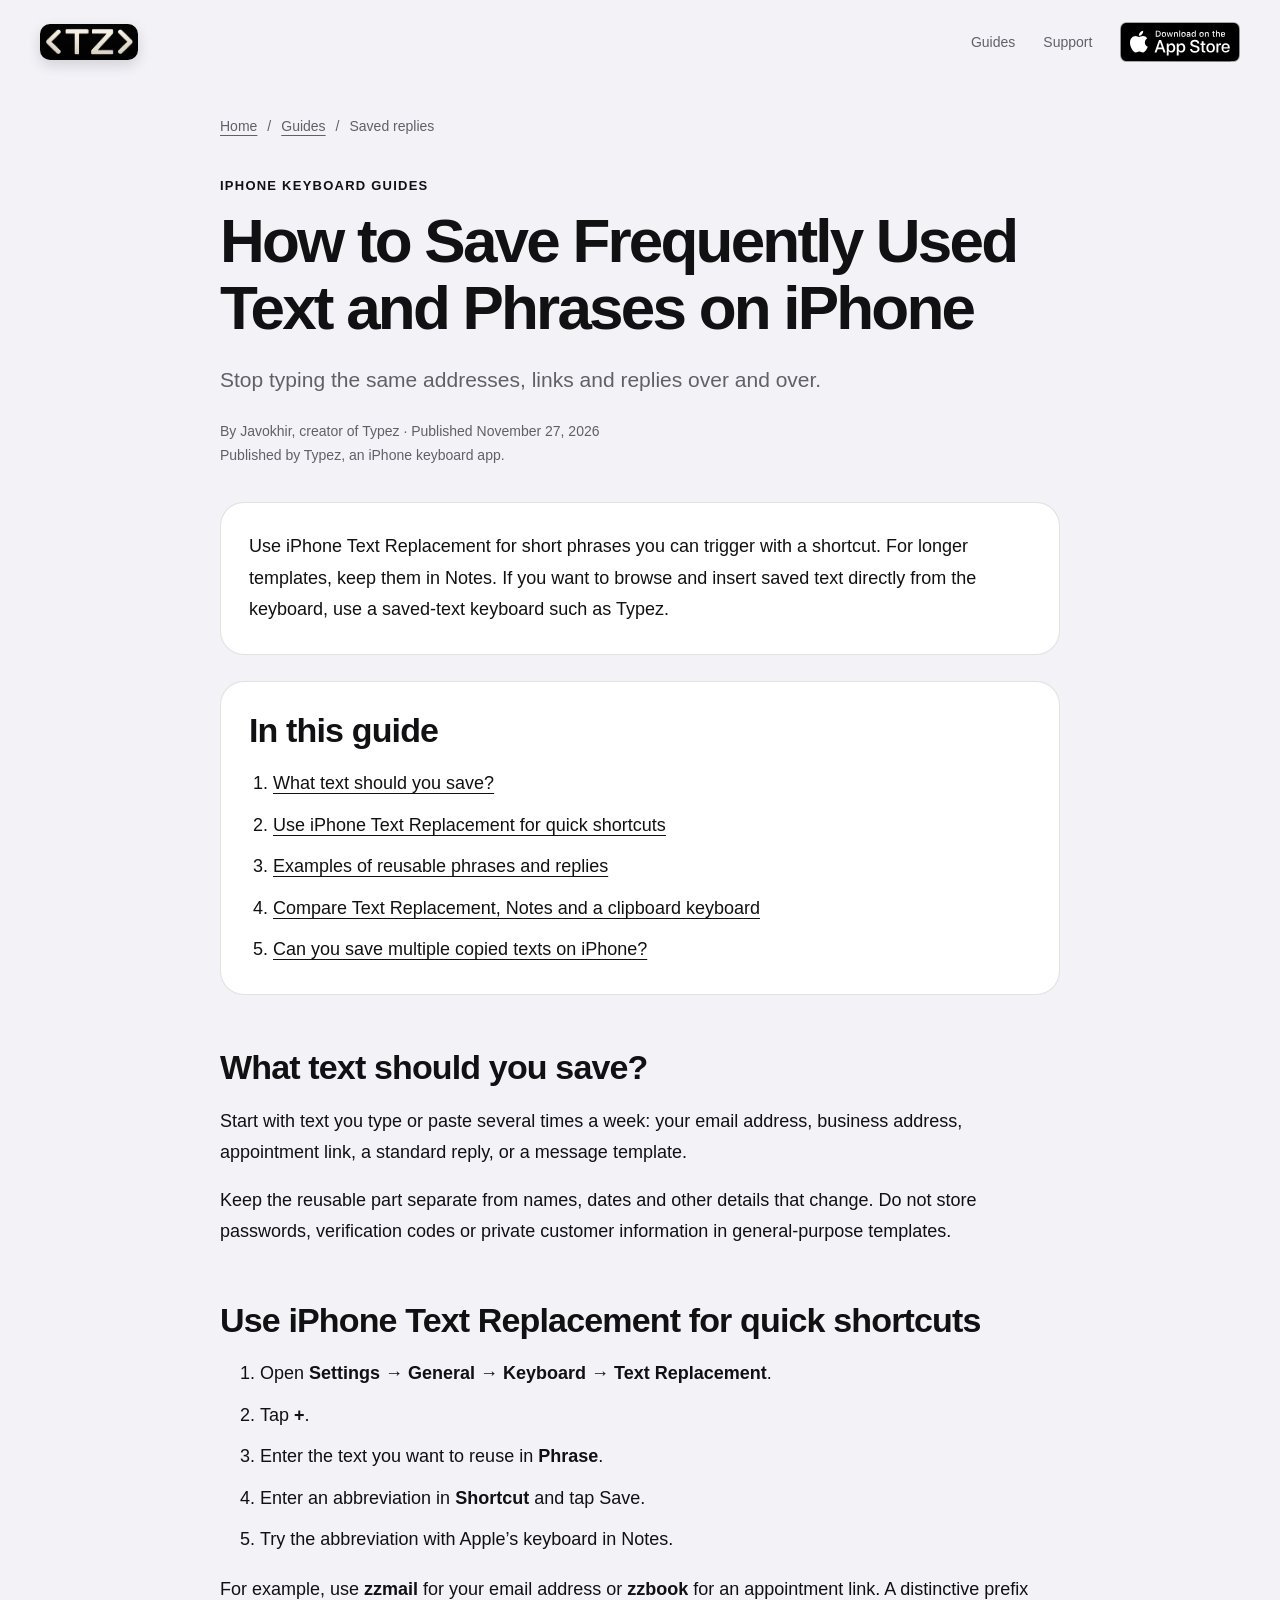
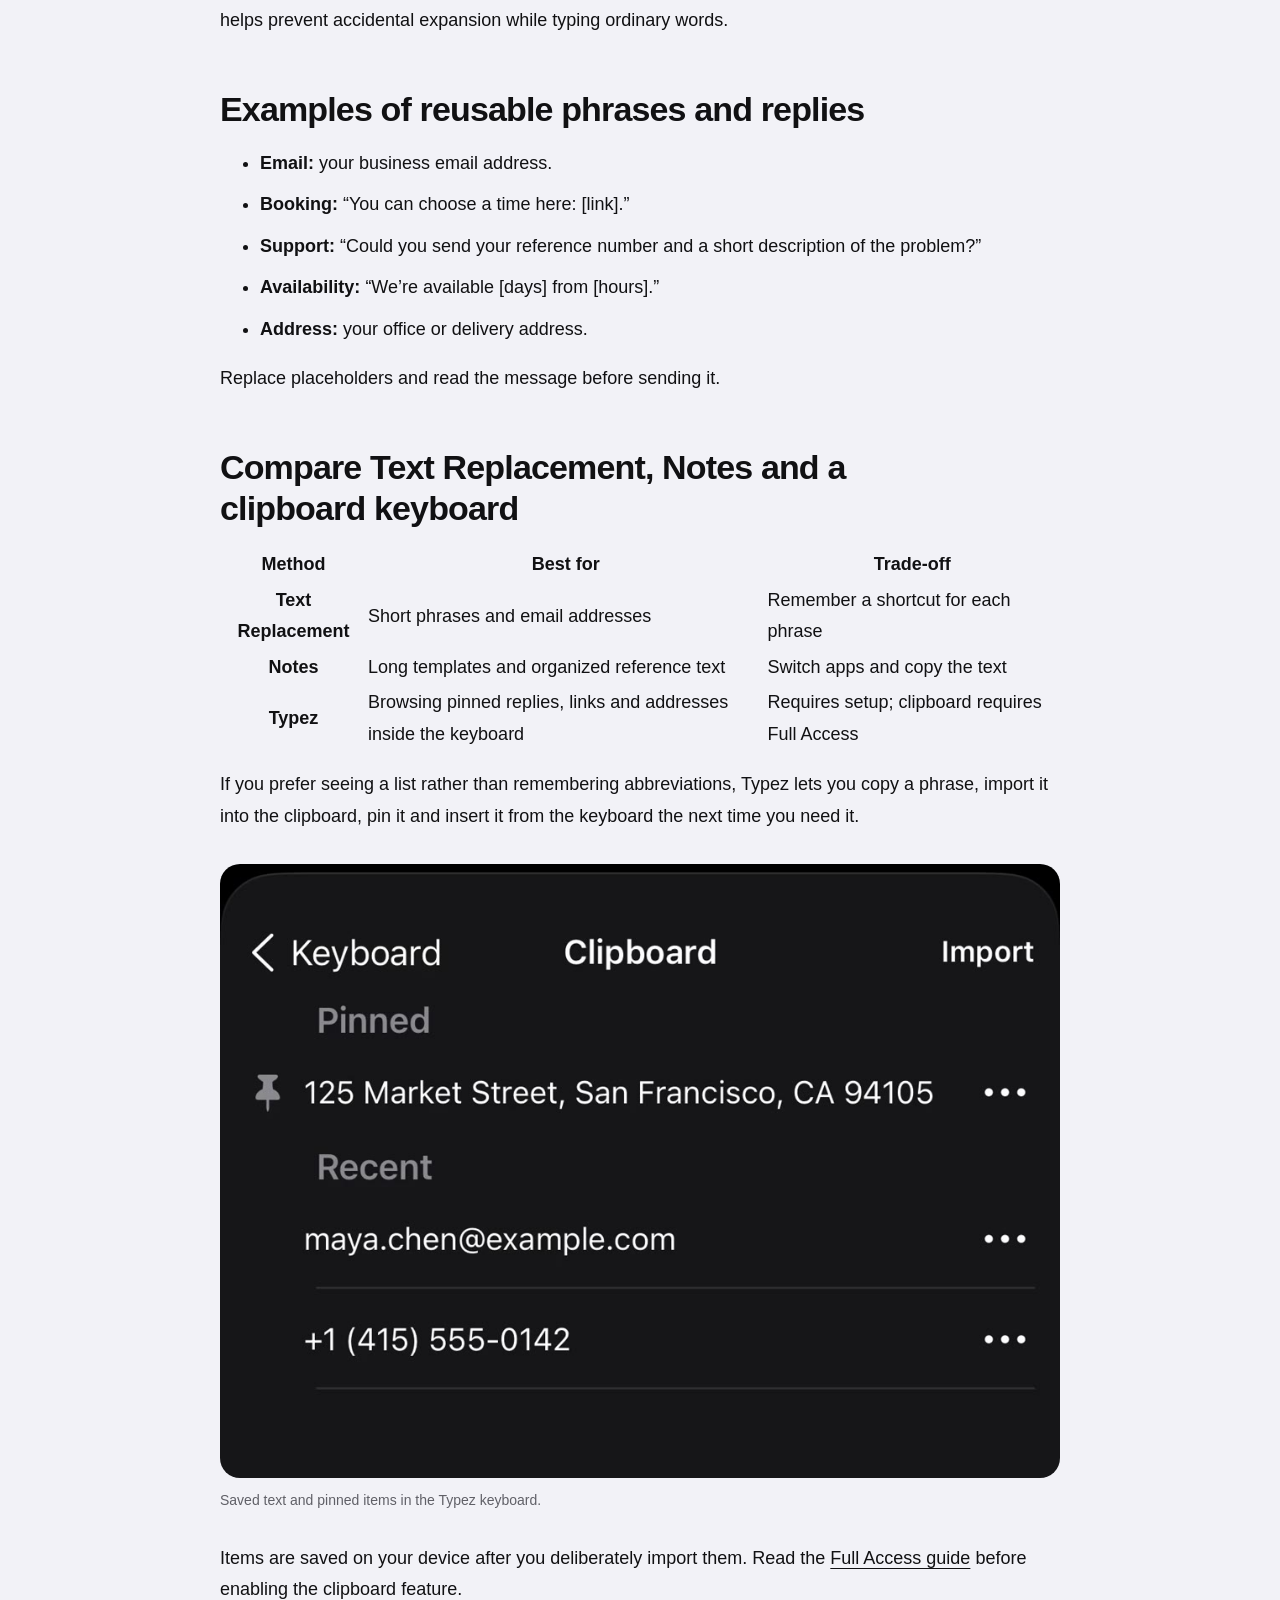
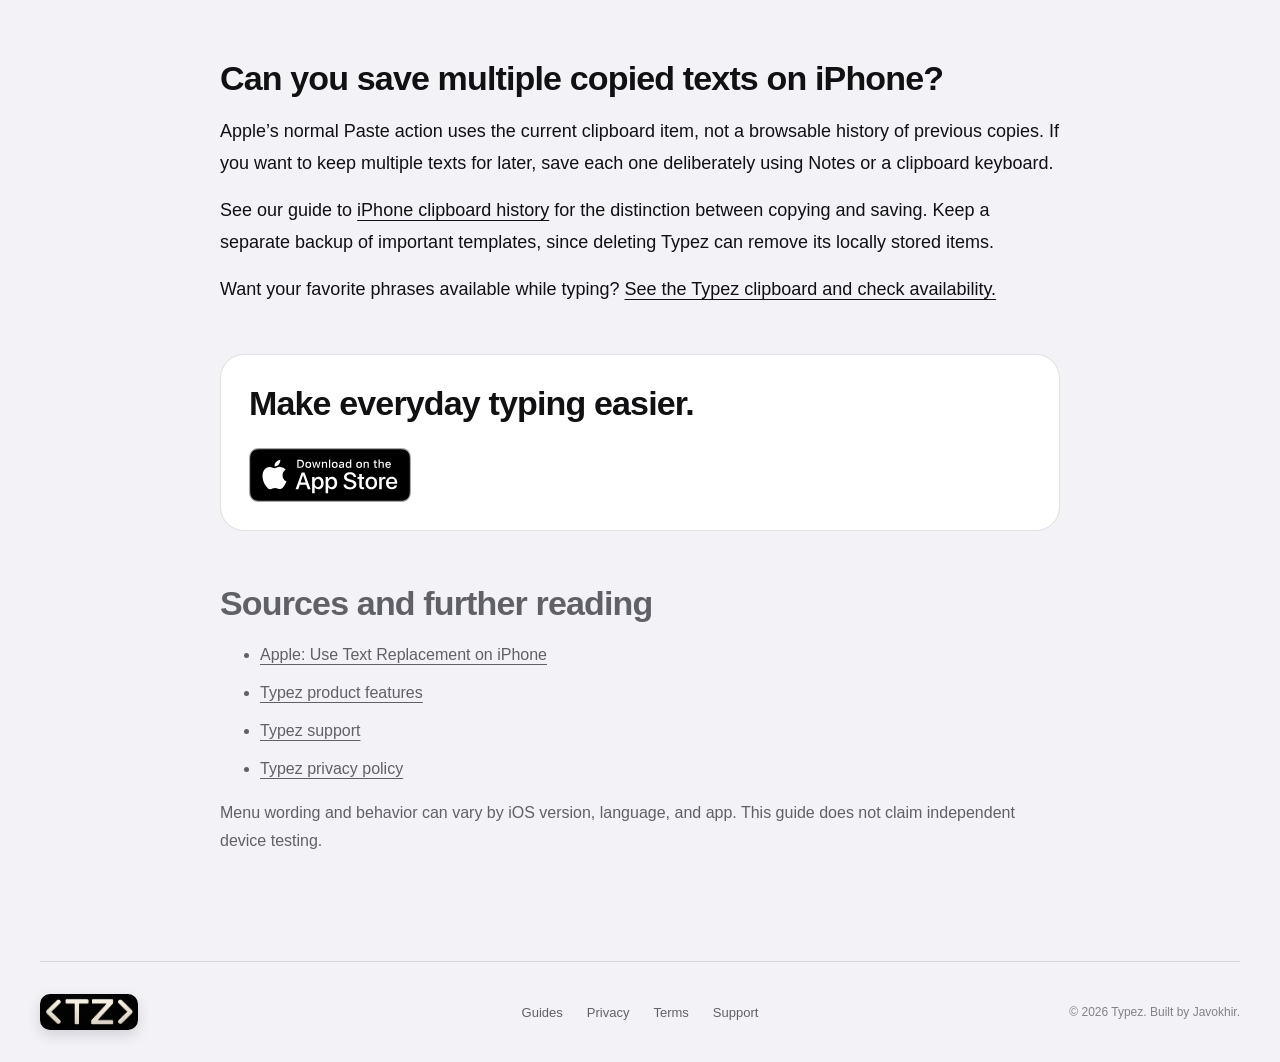
<file: guides/save-replies-iphone/index.html>
<!doctype html>
<html lang="en">
  <head>
    <meta charset="utf-8" />
    <meta name="viewport" content="width=device-width, initial-scale=1" />
    <title>How to Save Frequently Used Text and Phrases on iPhone — Typez</title>
    <meta name="description" content="Save frequently used phrases, addresses, email templates and links on iPhone with Text Replacement, Notes or a clipboard keyboard." />
    <link rel="canonical" href="https://typez.app/guides/save-replies-iphone/" />
    <meta property="og:title" content="How to Save Frequently Used Text and Phrases on iPhone" />
    <meta property="og:description" content="Save frequently used phrases, addresses, email templates and links on iPhone with Text Replacement, Notes or a clipboard keyboard." />
    <meta property="og:url" content="https://typez.app/guides/save-replies-iphone/" />
    <meta property="og:type" content="article" />
    <meta name="theme-color" content="#f2f2f7" />
    <link rel="icon" type="image/png" href="/assets/typez-icon.png" />
    <link rel="apple-touch-icon" href="/assets/typez-icon.png" />
    <link rel="stylesheet" href="/styles.css?v=9" />
    <link rel="stylesheet" href="/guides.css?v=2" />
    <script type="application/ld+json">{
  "@context": "https://schema.org",
  "@graph": [
    {
      "@type": "Article",
      "headline": "How to Save Frequently Used Text and Phrases on iPhone",
      "description": "Save frequently used phrases, addresses, email templates and links on iPhone with Text Replacement, Notes or a clipboard keyboard.",
      "mainEntityOfPage": "https://typez.app/guides/save-replies-iphone/",
      "datePublished": "2026-11-27",
      "dateModified": "2026-11-27",
      "author": {
        "@type": "Person",
        "name": "Javokhir",
        "url": "https://typez.app/"
      },
      "publisher": {
        "@type": "Organization",
        "name": "Typez",
        "url": "https://typez.app/"
      }
    },
    {
      "@type": "BreadcrumbList",
      "itemListElement": [
        {
          "@type": "ListItem",
          "position": 1,
          "name": "Home",
          "item": "https://typez.app/"
        },
        {
          "@type": "ListItem",
          "position": 2,
          "name": "Guides",
          "item": "https://typez.app/guides/"
        },
        {
          "@type": "ListItem",
          "position": 3,
          "name": "How to Save Frequently Used Text and Phrases on iPhone",
          "item": "https://typez.app/guides/save-replies-iphone/"
        }
      ]
    }
  ]
}</script>
  </head>
  <body>
    <a class="skip-link" href="#main-content">Skip to content</a>
    <header class="site-header shell">
      <a class="brand" href="/" aria-label="Typez home"><img class="brand-logo" src="/assets/typez-logo.png" width="450" height="165" alt="Typez" /></a>
      <nav class="site-nav" aria-label="Main navigation">
        <a class="mobile-link" href="/guides/">Guides</a>
        <a href="/support">Support</a>
        <a class="app-store-badge" href="https://apps.apple.com/us/app/typez/id6805516315">
          <img src="/assets/download-on-the-app-store.svg" width="120" height="40" alt="Download on the App Store" />
        </a>
      </nav>
    </header>
    <main id="main-content" class="guide-shell shell">
      <nav class="breadcrumbs" aria-label="Breadcrumb"><a href="/">Home</a><span aria-hidden="true">/</span><a href="/guides/">Guides</a><span aria-hidden="true">/</span><span aria-current="page">Saved replies</span></nav>
      <article>
        <header class="guide-header">
          <p class="eyebrow">iPhone keyboard guides</p>
          <h1>How to Save Frequently Used Text and Phrases on iPhone</h1>
          <p class="guide-deck">Stop typing the same addresses, links and replies over and over.</p>
          <p class="guide-byline">By Javokhir, creator of Typez · Published <time datetime="2026-11-27">November 27, 2026</time><br />Published by Typez, an iPhone keyboard app.</p>
        </header>
        <div class="guide-body">
          <div class="guide-answer"><p>Use iPhone Text Replacement for short phrases you can trigger with a shortcut. For longer templates, keep them in Notes. If you want to browse and insert saved text directly from the keyboard, use a saved-text keyboard such as Typez.</p></div>
          <nav class="guide-toc" aria-label="In this guide"><h2>In this guide</h2><ol>
            <li><a href="#choose-reusable-text">What text should you save?</a></li>
            <li><a href="#text-replacement">Use iPhone Text Replacement for quick shortcuts</a></li>
            <li><a href="#practical-templates">Examples of reusable phrases and replies</a></li>
            <li><a href="#notes-and-typez">Compare Text Replacement, Notes and a clipboard keyboard</a></li>
            <li><a href="#review-before-sending">Can you save multiple copied texts on iPhone?</a></li>
          </ol></nav>
          <h2 id="choose-reusable-text">What text should you save?</h2>
          <p>Start with text you type or paste several times a week: your email address, business address, appointment link, a standard reply, or a message template.</p><p>Keep the reusable part separate from names, dates and other details that change. Do not store passwords, verification codes or private customer information in general-purpose templates.</p>
          <h2 id="text-replacement">Use iPhone Text Replacement for quick shortcuts</h2>
          <ol><li>Open <strong>Settings → General → Keyboard → Text Replacement</strong>.</li><li>Tap <strong>+</strong>.</li><li>Enter the text you want to reuse in <strong>Phrase</strong>.</li><li>Enter an abbreviation in <strong>Shortcut</strong> and tap Save.</li><li>Try the abbreviation with Apple’s keyboard in Notes.</li></ol><p>For example, use <strong>zzmail</strong> for your email address or <strong>zzbook</strong> for an appointment link. A distinctive prefix helps prevent accidental expansion while typing ordinary words.</p>
          <h2 id="practical-templates">Examples of reusable phrases and replies</h2>
          <ul><li><strong>Email:</strong> your business email address.</li><li><strong>Booking:</strong> “You can choose a time here: [link].”</li><li><strong>Support:</strong> “Could you send your reference number and a short description of the problem?”</li><li><strong>Availability:</strong> “We’re available [days] from [hours].”</li><li><strong>Address:</strong> your office or delivery address.</li></ul><p>Replace placeholders and read the message before sending it.</p>
          <h2 id="notes-and-typez">Compare Text Replacement, Notes and a clipboard keyboard</h2>
          <div style="overflow-x:auto"><table><thead><tr><th scope="col">Method</th><th scope="col">Best for</th><th scope="col">Trade-off</th></tr></thead><tbody><tr><th scope="row">Text Replacement</th><td>Short phrases and email addresses</td><td>Remember a shortcut for each phrase</td></tr><tr><th scope="row">Notes</th><td>Long templates and organized reference text</td><td>Switch apps and copy the text</td></tr><tr><th scope="row">Typez</th><td>Browsing pinned replies, links and addresses inside the keyboard</td><td>Requires setup; clipboard requires Full Access</td></tr></tbody></table></div><p>If you prefer seeing a list rather than remembering abbreviations, Typez lets you copy a phrase, import it into the clipboard, pin it and insert it from the keyboard the next time you need it.</p><figure class="guide-figure"><img src="/assets/typez-clipboard.jpg" width="1000" height="730" loading="lazy" decoding="async" alt="Typez clipboard with a pinned address and saved text ready to insert" /><figcaption>Saved text and pinned items in the Typez keyboard.</figcaption></figure><p>Items are saved on your device after you deliberately import them. Read the <a href="/guides/iphone-keyboard-full-access/">Full Access guide</a> before enabling the clipboard feature.</p>
          <h2 id="review-before-sending">Can you save multiple copied texts on iPhone?</h2>
          <p>Apple’s normal Paste action uses the current clipboard item, not a browsable history of previous copies. If you want to keep multiple texts for later, save each one deliberately using Notes or a clipboard keyboard.</p><p>See our guide to <a href="/guides/iphone-clipboard-history/">iPhone clipboard history</a> for the distinction between copying and saving. Keep a separate backup of important templates, since deleting Typez can remove its locally stored items.</p><p>Want your favorite phrases available while typing? <a href="/">See the Typez clipboard and check availability.</a></p>
          <aside class="guide-cta" aria-labelledby="guide-cta-title">
            <h2 id="guide-cta-title">Make everyday typing easier.</h2>
            <a class="app-store-badge" href="https://apps.apple.com/us/app/typez/id6805516315">
              <img src="/assets/download-on-the-app-store.svg" width="120" height="40" alt="Download on the App Store" />
            </a>
          </aside>
          <section class="guide-sources" aria-labelledby="sources-title">
            <h2 id="sources-title">Sources and further reading</h2><ul>
              <li><a href="https://support.apple.com/guide/iphone/use-shorthand-for-frequently-used-text-iph6d01d862/ios">Apple: Use Text Replacement on iPhone</a></li>
              <li><a href="/">Typez product features</a></li>
              <li><a href="/support">Typez support</a></li>
              <li><a href="/privacy.html">Typez privacy policy</a></li>
            </ul><p>Menu wording and behavior can vary by iOS version, language, and app. This guide does not claim independent device testing.</p>
          </section>
        </div>
      </article>
    </main>
    <footer class="site-footer shell">
      <a class="footer-brand" href="/" aria-label="Typez home"><img class="brand-logo" src="/assets/typez-logo.png" width="450" height="165" alt="Typez" /></a>
      <div class="footer-links"><a href="/guides/">Guides</a><a href="/privacy.html">Privacy</a><a href="/terms.html">Terms</a><a href="/support">Support</a></div>
      <p>© 2026 Typez. Built by Javokhir.</p>
    </footer>
    <script defer src="https://cdn.vercel-insights.com/v1/script.js"></script>
  
  </body>
</html>
</file>
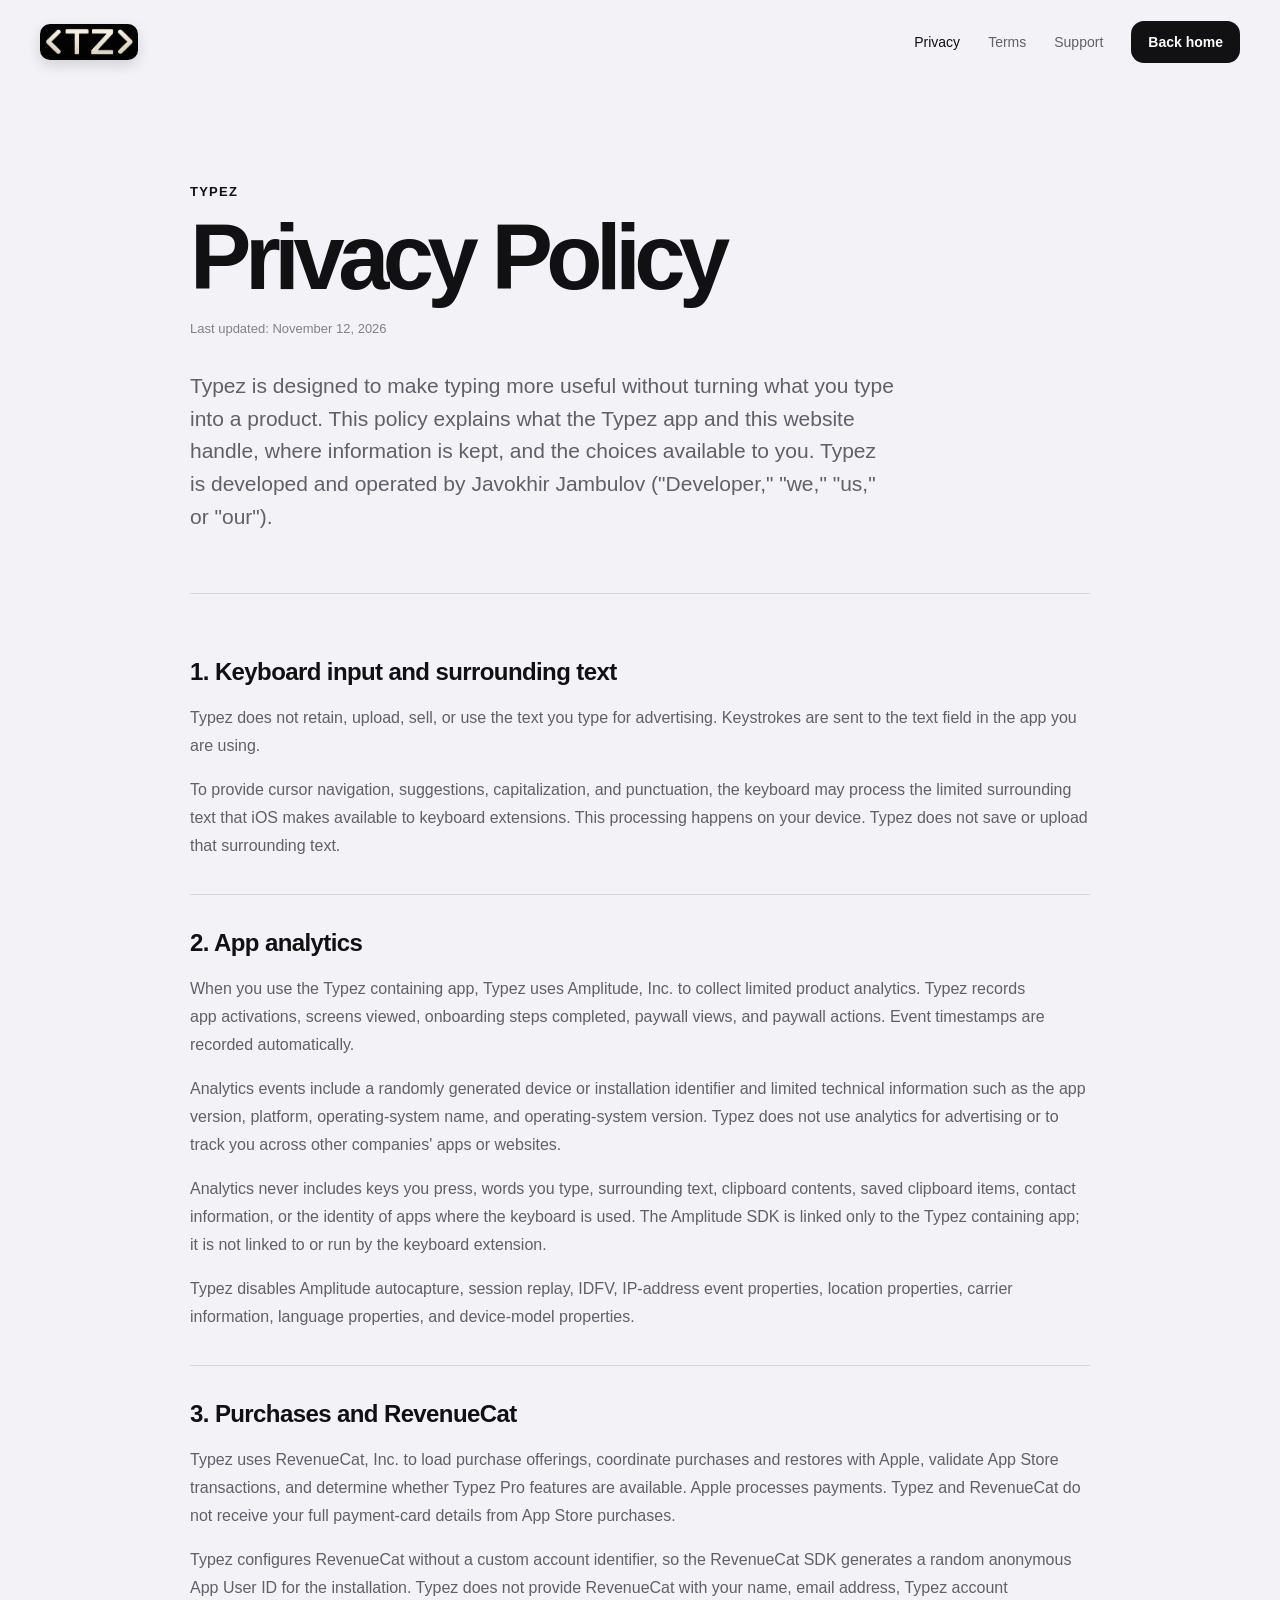
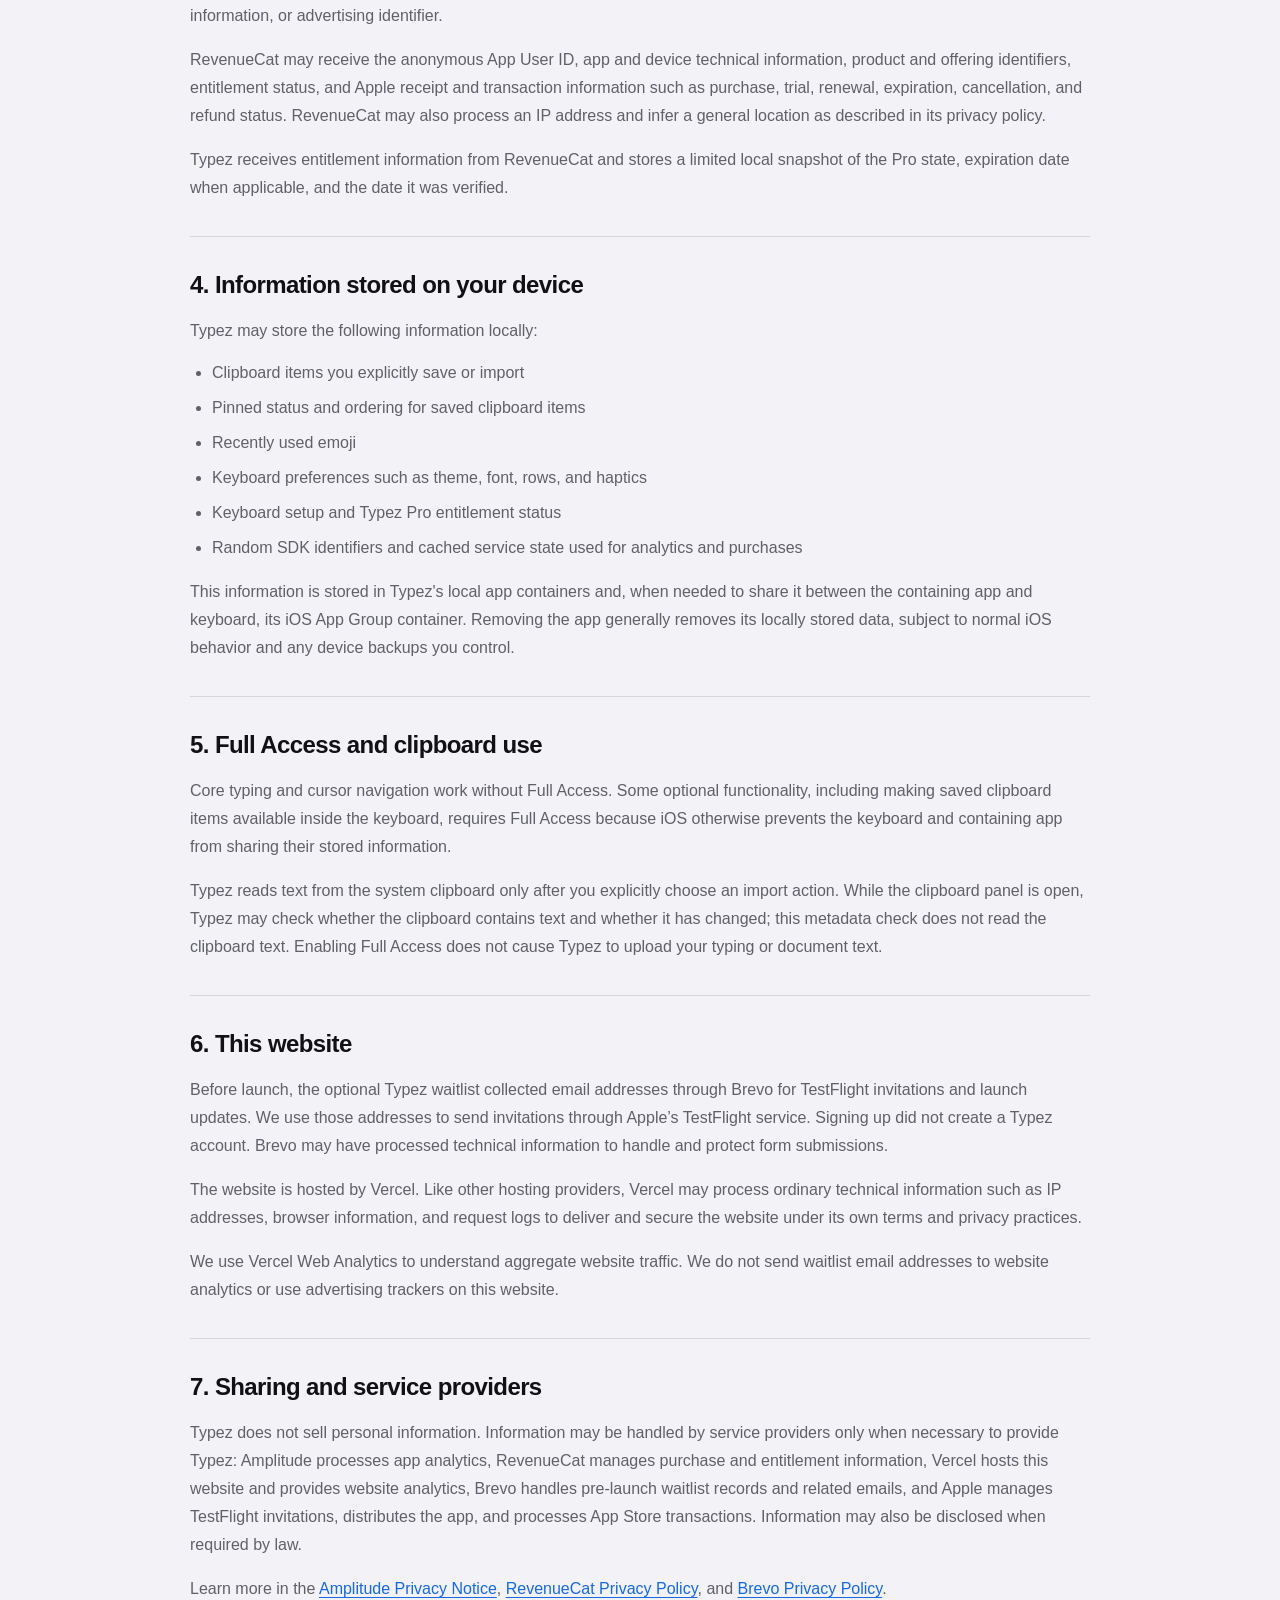
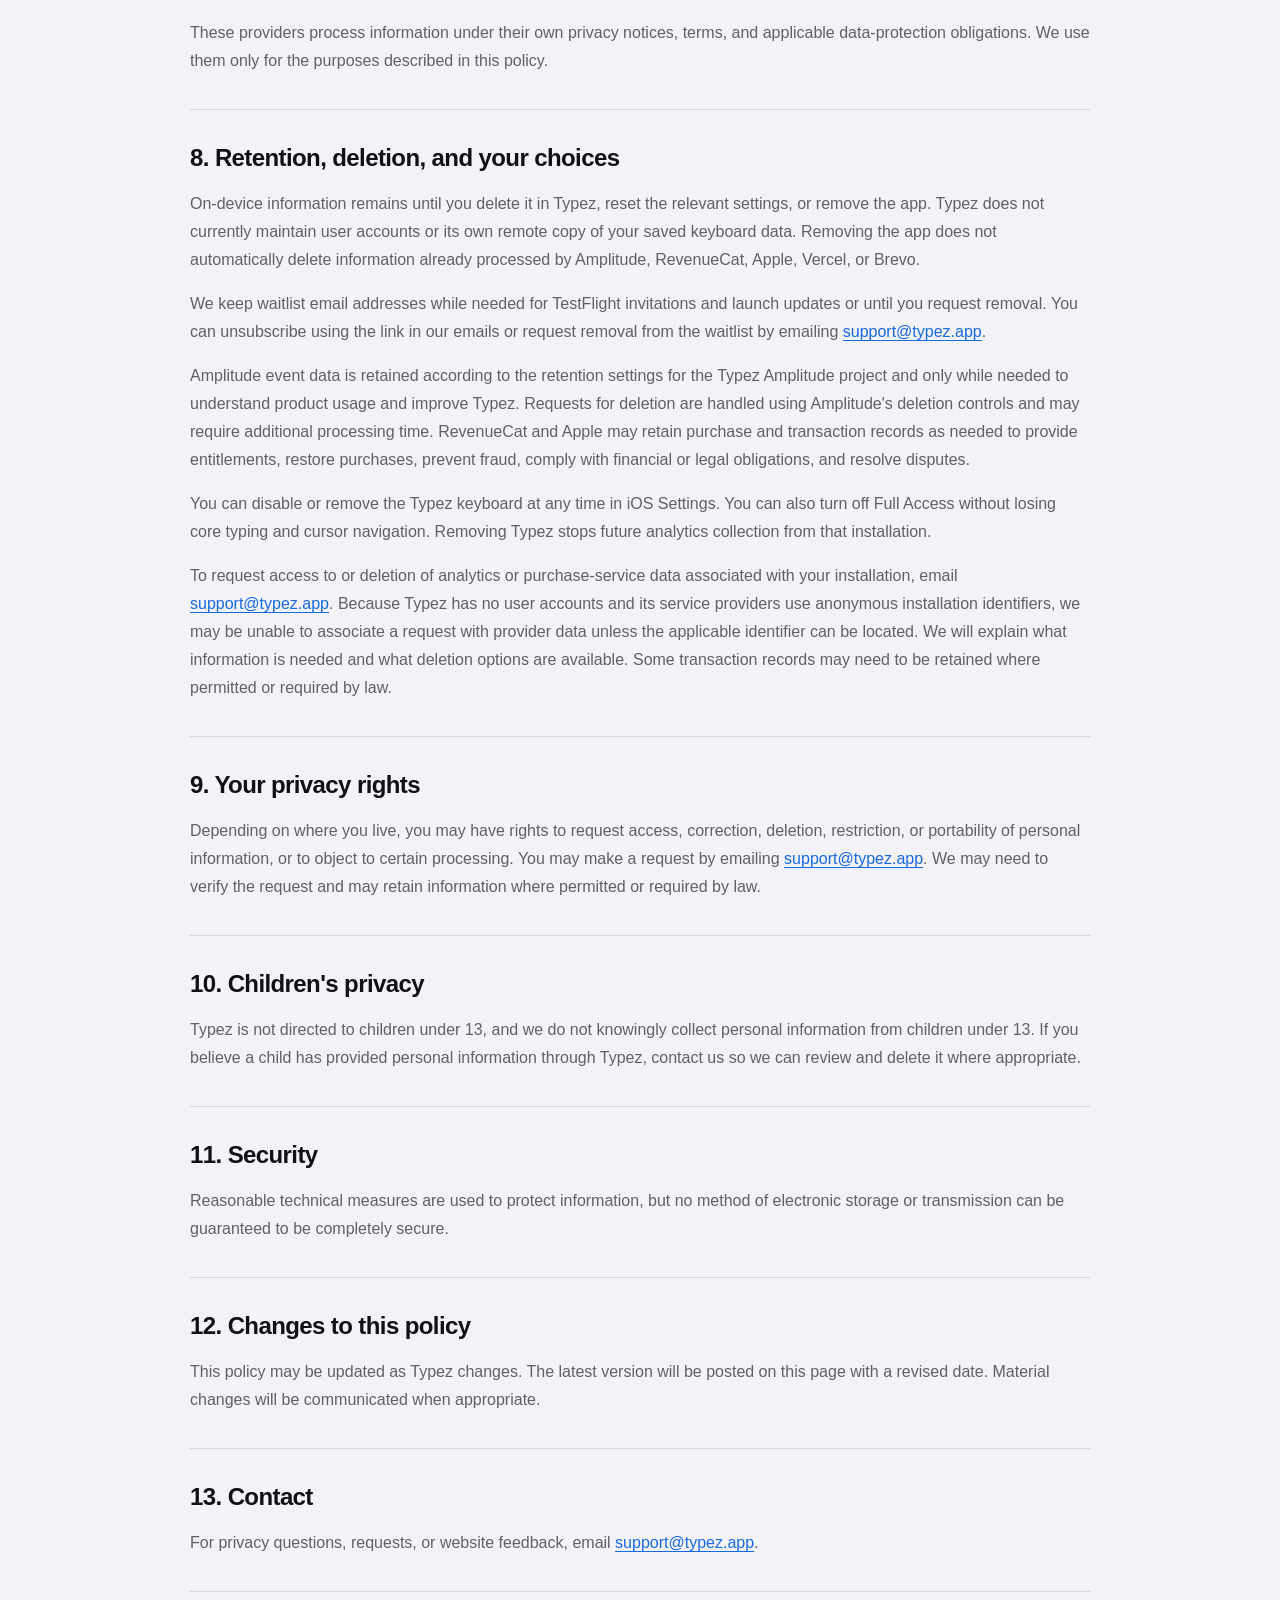
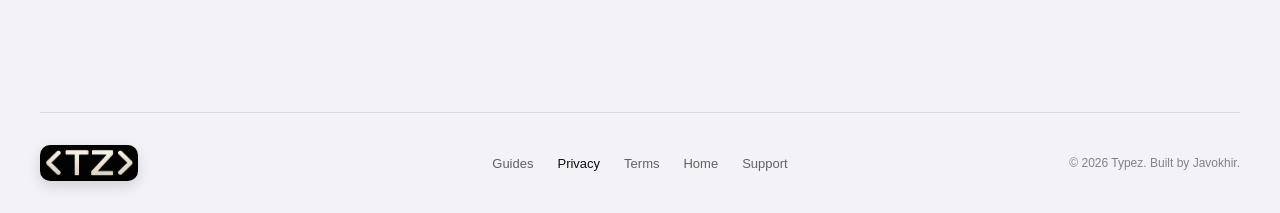
<file: privacy.html>
<!doctype html>
<html lang="en">
  <head>
    <meta charset="utf-8" />
    <meta name="viewport" content="width=device-width, initial-scale=1" />
    <meta
      name="description"
      content="Learn how Typez handles keyboard input, clipboard items, analytics, purchases, and website data."
    />
    <link rel="canonical" href="https://typez.app/privacy.html" />
    <meta property="og:url" content="https://typez.app/privacy.html" />
    <meta name="theme-color" content="#f2f2f7" />
    <link rel="icon" type="image/png" sizes="512x512" href="assets/typez-icon.png" />
    <link rel="apple-touch-icon" href="assets/typez-icon.png" />
    <link rel="stylesheet" href="styles.css?v=7" />
    <title>Privacy Policy — Typez</title>
  </head>

  <body>
    <header class="site-header shell">
      <a class="brand" href="/" aria-label="Typez home">
        <img class="brand-logo" src="assets/typez-logo.png" width="450" height="165" alt="Typez" />
      </a>
      <nav class="site-nav legal-nav" aria-label="Legal navigation">
        <a aria-current="page" href="privacy.html">Privacy</a>
        <a class="mobile-link" href="terms.html">Terms</a>
        <a href="/support">Support</a>
        <a class="nav-cta" href="/">Back home</a>
      </nav>
    </header>

    <main class="legal-page shell">
      <header class="legal-header">
        <p class="eyebrow">Typez</p>
        <h1>Privacy Policy</h1>
        <p class="legal-updated">Last updated: November 12, 2026</p>
        <p class="legal-intro">
          Typez is designed to make typing more useful without turning what you
          type into a product. This policy explains what the Typez app and this
          website handle, where information is kept, and the choices available
          to you. Typez is developed and operated by Javokhir Jambulov
          ("Developer," "we," "us," or "our").
        </p>
      </header>

      <article class="legal-content">
        <section>
          <h2>1. Keyboard input and surrounding text</h2>
          <p>
            Typez does not retain, upload, sell, or use the text you type for
            advertising. Keystrokes are sent to the text field in the app you
            are using.
          </p>
          <p>
            To provide cursor navigation, suggestions, capitalization, and
            punctuation, the keyboard may process the limited surrounding text
            that iOS makes available to keyboard extensions. This processing
            happens on your device. Typez does not save or upload that
            surrounding text.
          </p>
        </section>

        <section>
          <h2>2. App analytics</h2>
          <p>
            When you use the Typez containing app, Typez uses Amplitude, Inc. to
            collect limited product analytics. Typez records app activations,
            screens viewed, onboarding steps completed, paywall views, and
            paywall actions. Event timestamps are recorded automatically.
          </p>
          <p>
            Analytics events include a randomly generated device or installation
            identifier and limited technical information such as the app
            version, platform, operating-system name, and operating-system
            version. Typez does not use analytics for advertising or to track
            you across other companies' apps or websites.
          </p>
          <p>
            Analytics never includes keys you press, words you type, surrounding
            text, clipboard contents, saved clipboard items, contact
            information, or the identity of apps where the keyboard is used.
            The Amplitude SDK is linked only to the Typez containing app; it is
            not linked to or run by the keyboard extension.
          </p>
          <p>
            Typez disables Amplitude autocapture, session replay, IDFV,
            IP-address event properties, location properties, carrier
            information, language properties, and device-model properties.
          </p>
        </section>

        <section>
          <h2>3. Purchases and RevenueCat</h2>
          <p>
            Typez uses RevenueCat, Inc. to load purchase offerings, coordinate
            purchases and restores with Apple, validate App Store transactions,
            and determine whether Typez Pro features are available. Apple
            processes payments. Typez and RevenueCat do not receive your full
            payment-card details from App Store purchases.
          </p>
          <p>
            Typez configures RevenueCat without a custom account identifier, so
            the RevenueCat SDK generates a random anonymous App User ID for the
            installation. Typez does not provide RevenueCat with your name,
            email address, Typez account information, or advertising identifier.
          </p>
          <p>
            RevenueCat may receive the anonymous App User ID, app and device
            technical information, product and offering identifiers, entitlement
            status, and Apple receipt and transaction information such as
            purchase, trial, renewal, expiration, cancellation, and refund
            status. RevenueCat may also process an IP address and infer a general
            location as described in its privacy policy.
          </p>
          <p>
            Typez receives entitlement information from RevenueCat and stores a
            limited local snapshot of the Pro state, expiration date when
            applicable, and the date it was verified.
          </p>
        </section>

        <section>
          <h2>4. Information stored on your device</h2>
          <p>Typez may store the following information locally:</p>
          <ul>
            <li>Clipboard items you explicitly save or import</li>
            <li>Pinned status and ordering for saved clipboard items</li>
            <li>Recently used emoji</li>
            <li>Keyboard preferences such as theme, font, rows, and haptics</li>
            <li>Keyboard setup and Typez Pro entitlement status</li>
            <li>Random SDK identifiers and cached service state used for analytics and purchases</li>
          </ul>
          <p>
            This information is stored in Typez's local app containers and, when
            needed to share it between the containing app and keyboard, its iOS
            App Group container. Removing the app generally removes its locally
            stored data, subject to normal iOS behavior and any device backups
            you control.
          </p>
        </section>

        <section>
          <h2>5. Full Access and clipboard use</h2>
          <p>
            Core typing and cursor navigation work without Full Access. Some
            optional functionality, including making saved clipboard items
            available inside the keyboard, requires Full Access because iOS
            otherwise prevents the keyboard and containing app from sharing
            their stored information.
          </p>
          <p>
            Typez reads text from the system clipboard only after you explicitly
            choose an import action. While the clipboard panel is open, Typez
            may check whether the clipboard contains text and whether it has
            changed; this metadata check does not read the clipboard text.
            Enabling Full Access does not cause Typez to upload your typing or
            document text.
          </p>
        </section>

        <section>
          <h2>6. This website</h2>
          <p>
            Before launch, the optional Typez waitlist collected email addresses
            through Brevo for TestFlight invitations and launch updates. We use
            those addresses to send invitations through Apple’s TestFlight service.
            Signing up did not create a Typez account. Brevo may have processed
            technical information to handle and protect form submissions.
          </p>
          <p>
            The website is hosted by Vercel. Like other hosting providers,
            Vercel may process ordinary technical information such as IP
            addresses, browser information, and request logs to deliver and
            secure the website under its own terms and privacy practices.
          </p>
          <p>
            We use Vercel Web Analytics to understand aggregate website traffic.
            We do not send waitlist email addresses to website analytics or use
            advertising trackers on this website.
          </p>
        </section>

        <section>
          <h2>7. Sharing and service providers</h2>
          <p>
            Typez does not sell personal information. Information may be handled
            by service providers only when necessary to provide Typez: Amplitude
            processes app analytics, RevenueCat manages purchase and entitlement
            information, Vercel hosts this website and provides website analytics,
            Brevo handles pre-launch waitlist records and related emails, and
            Apple manages TestFlight invitations, distributes the app, and
            processes App Store transactions. Information may also be
            disclosed when required by law.
          </p>
          <p>
            Learn more in the
            <a href="https://amplitude.com/privacy">Amplitude Privacy Notice</a>,
            <a href="https://www.revenuecat.com/privacy-policy">RevenueCat Privacy Policy</a>,
            and <a href="https://www.brevo.com/legal/privacypolicy/">Brevo Privacy Policy</a>.
          </p>
          <p>
            These providers process information under their own privacy notices,
            terms, and applicable data-protection obligations. We use them only
            for the purposes described in this policy.
          </p>
        </section>

        <section>
          <h2>8. Retention, deletion, and your choices</h2>
          <p>
            On-device information remains until you delete it in Typez, reset
            the relevant settings, or remove the app. Typez does not currently
            maintain user accounts or its own remote copy of your saved keyboard
            data. Removing the app does not automatically delete information
            already processed by Amplitude, RevenueCat, Apple, Vercel, or Brevo.
          </p>
          <p>
            We keep waitlist email addresses while needed for TestFlight
            invitations and launch updates or until you request removal.
            You can unsubscribe using the link in
            our emails or request removal from the waitlist by emailing
            <a href="mailto:support@typez.app">support@typez.app</a>.
          </p>
          <p>
            Amplitude event data is retained according to the retention settings
            for the Typez Amplitude project and only while needed to understand
            product usage and improve Typez. Requests for deletion are handled
            using Amplitude's deletion controls and may require additional
            processing time. RevenueCat and Apple may retain purchase and
            transaction records as needed to provide entitlements, restore
            purchases, prevent fraud, comply with financial or legal obligations,
            and resolve disputes.
          </p>
          <p>
            You can disable or remove the Typez keyboard at any time in iOS
            Settings. You can also turn off Full Access without losing core
            typing and cursor navigation. Removing Typez stops future analytics
            collection from that installation.
          </p>
          <p>
            To request access to or deletion of analytics or purchase-service
            data associated with your installation, email
            <a href="mailto:support@typez.app">support@typez.app</a>. Because
            Typez has no user accounts and its service providers use anonymous
            installation identifiers, we may be unable to associate a request
            with provider data unless the applicable identifier can be located.
            We will explain what information is needed and what deletion options
            are available. Some transaction records may need to be retained
            where permitted or required by law.
          </p>
        </section>

        <section>
          <h2>9. Your privacy rights</h2>
          <p>
            Depending on where you live, you may have rights to request access,
            correction, deletion, restriction, or portability of personal
            information, or to object to certain processing. You may make a
            request by emailing <a href="mailto:support@typez.app">support@typez.app</a>.
            We may need to verify the request and may retain information where
            permitted or required by law.
          </p>
        </section>

        <section>
          <h2>10. Children's privacy</h2>
          <p>
            Typez is not directed to children under 13, and we do not knowingly
            collect personal information from children under 13. If you believe
            a child has provided personal information through Typez, contact us
            so we can review and delete it where appropriate.
          </p>
        </section>

        <section>
          <h2>11. Security</h2>
          <p>
            Reasonable technical measures are used to protect information, but
            no method of electronic storage or transmission can be guaranteed to
            be completely secure.
          </p>
        </section>

        <section>
          <h2>12. Changes to this policy</h2>
          <p>
            This policy may be updated as Typez changes. The latest version will
            be posted on this page with a revised date. Material changes will be
            communicated when appropriate.
          </p>
        </section>

        <section>
          <h2>13. Contact</h2>
          <p>
            For privacy questions, requests, or website feedback, email
            <a href="mailto:support@typez.app">support@typez.app</a>.
          </p>
        </section>
      </article>
    </main>

    <footer class="site-footer shell legal-footer">
      <div class="footer-brand">
        <img class="brand-logo" src="assets/typez-logo.png" width="450" height="165" alt="Typez" />
      </div>
      <div class="footer-links">
        <a href="/guides/">Guides</a>
        <a aria-current="page" href="privacy.html">Privacy</a>
        <a href="terms.html">Terms</a>
        <a href="/">Home</a>
        <a href="/support">Support</a>
      </div>
      <p>© 2026 Typez. Built by Javokhir.</p>
    </footer>

    <!-- Vercel Web Analytics -->
    <script defer src="https://cdn.vercel-insights.com/v1/script.js"></script>
  </body>
</html>
</file>
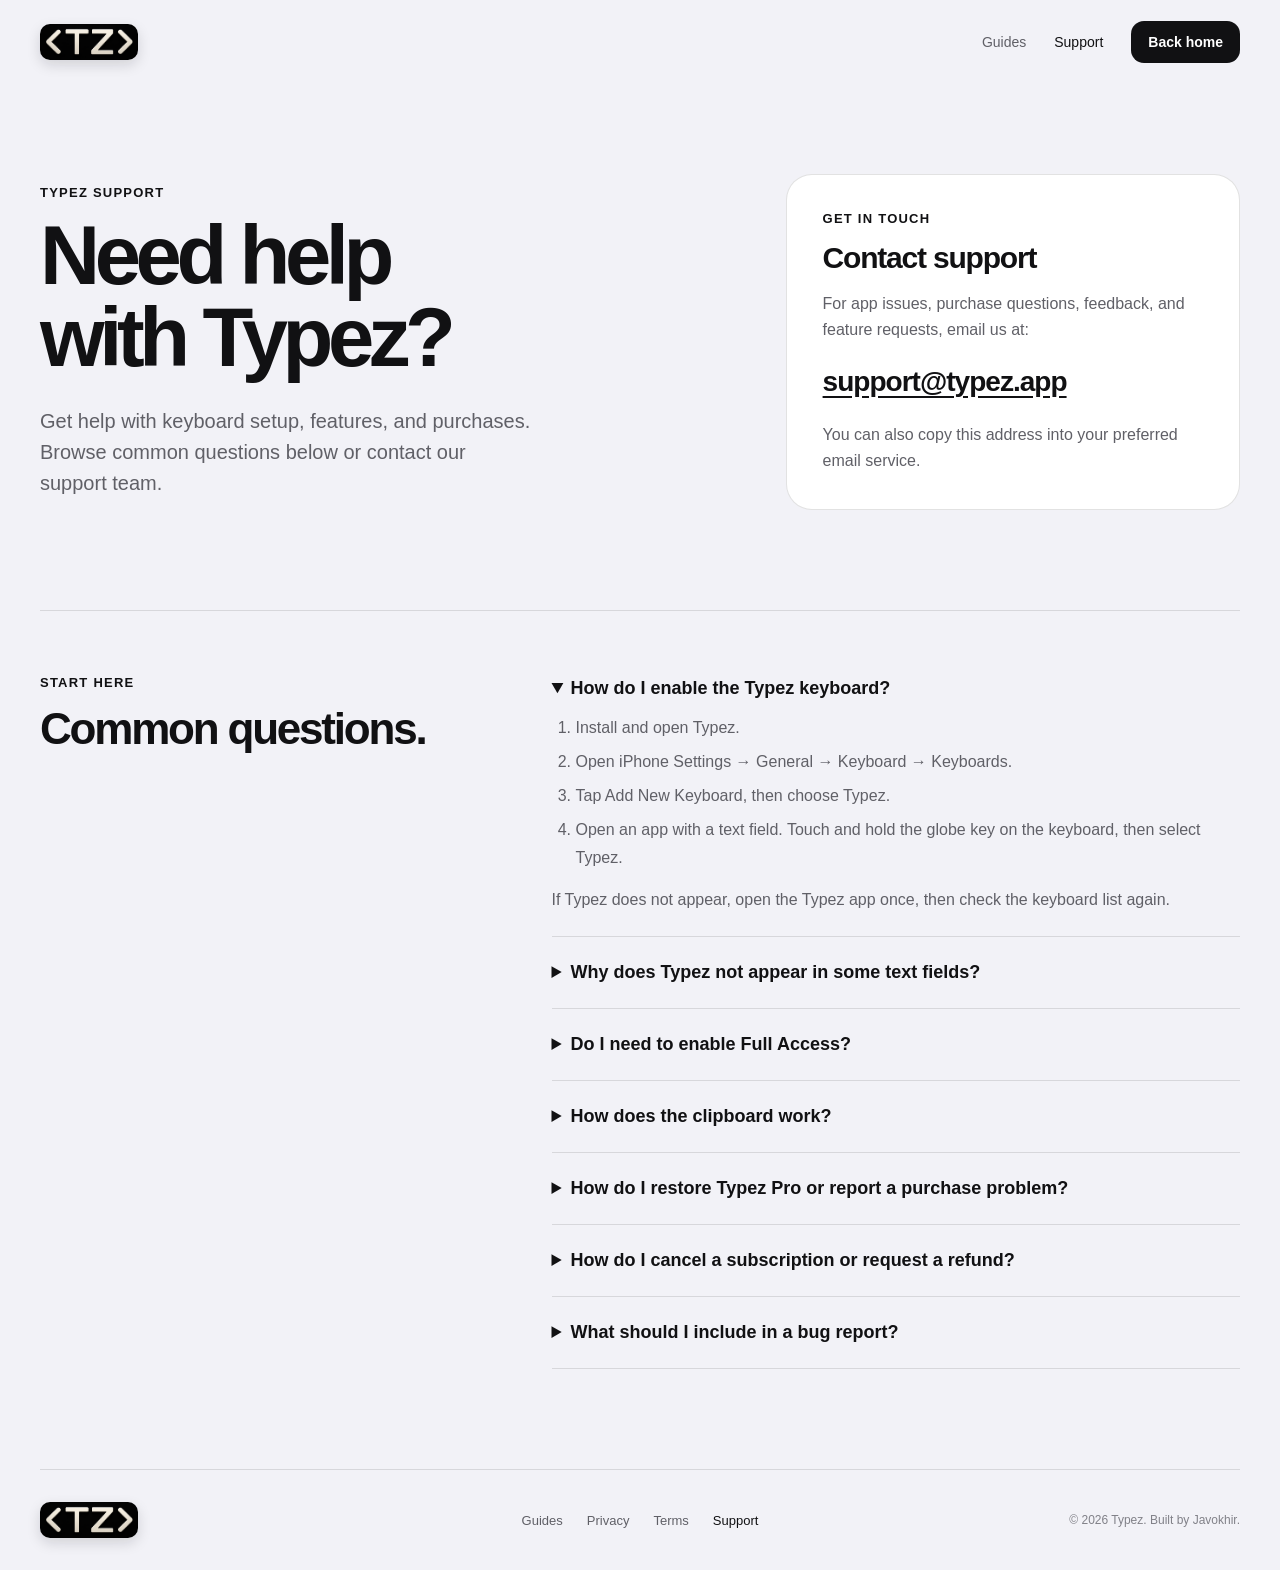
<file: support.html>
<!doctype html>
<html lang="en">
  <head>
    <meta charset="utf-8" />
    <meta name="viewport" content="width=device-width, initial-scale=1" />
    <meta
      name="description"
      content="Get help with the Typez keyboard, setup, clipboard, and purchases. Contact Typez support at support@typez.app."
    />
    <meta property="og:title" content="Support — Typez" />
    <meta property="og:description" content="Keyboard help, common questions, and a direct line to Typez support." />
    <meta property="og:type" content="website" />
    <meta property="og:url" content="https://typez.app/support" />
    <meta name="theme-color" content="#f2f2f7" />
    <link rel="canonical" href="https://typez.app/support" />
    <link rel="icon" type="image/png" sizes="512x512" href="/assets/typez-icon.png" />
    <link rel="apple-touch-icon" href="/assets/typez-icon.png" />
    <link rel="stylesheet" href="/styles.css?v=7" />
    <title>Support — Typez</title>
  </head>

  <body>
    <header class="site-header shell">
      <a class="brand" href="/" aria-label="Typez home">
        <img class="brand-logo" src="/assets/typez-logo.png" width="450" height="165" alt="Typez" />
      </a>
      <nav class="site-nav" aria-label="Main navigation">
        <a class="mobile-link" href="/guides/">Guides</a>
        <a class="mobile-link" href="/support" aria-current="page">Support</a>
        <a class="nav-cta" href="/">Back home</a>
      </nav>
    </header>

    <main class="support-page shell">
      <section class="support-hero" aria-labelledby="support-title">
        <div>
          <p class="eyebrow">Typez support</p>
          <h1 id="support-title">Need help<br />with Typez?</h1>
          <p class="support-intro">
            Get help with keyboard setup, features, and purchases.
            Browse common questions below or contact our support team.
          </p>
        </div>
        <aside class="support-contact" aria-labelledby="contact-title">
          <p class="eyebrow">Get in touch</p>
          <h2 id="contact-title">Contact support</h2>
          <p>For app issues, purchase questions, feedback, and feature requests, email us at:</p>
          <a class="support-email" href="mailto:support@typez.app?subject=Typez%20Support">support@typez.app</a>
          <p class="support-contact-note">You can also copy this address into your preferred email service.</p>
        </aside>
      </section>

      <section class="support-help" aria-labelledby="help-title">
        <div class="support-section-heading">
          <p class="eyebrow">Start here</p>
          <h2 id="help-title">Common questions.</h2>
        </div>

        <div class="support-questions">
          <details open>
            <summary>How do I enable the Typez keyboard?</summary>
            <div class="support-answer">
              <ol>
                <li>Install and open Typez.</li>
                <li>Open iPhone Settings → General → Keyboard → Keyboards.</li>
                <li>Tap Add New Keyboard, then choose Typez.</li>
                <li>Open an app with a text field. Touch and hold the globe key on the keyboard, then select Typez.</li>
              </ol>
              <p>If Typez does not appear, open the Typez app once, then check the keyboard list again.</p>
            </div>
          </details>

          <details>
            <summary>Why does Typez not appear in some text fields?</summary>
            <div class="support-answer">
              <p>iOS uses the system keyboard in secure fields, such as passwords, and some apps do not allow third-party keyboards. Try Typez in a regular text field in Notes. If it works there, the other app or field may be restricting keyboards.</p>
              <p>If Typez is missing everywhere, check that it is enabled in Settings → General → Keyboard → Keyboards, then switch to it using the globe key. Restart your device if the issue continues.</p>
            </div>
          </details>

          <details>
            <summary>Do I need to enable Full Access?</summary>
            <div class="support-answer">
              <p>Core typing and cursor navigation work without Full Access. Some features, including clipboard access inside the keyboard, need Full Access because of iOS restrictions.</p>
              <p>You can change this in Settings → General → Keyboard → Keyboards → Typez → Allow Full Access. Enabling it does not cause Typez to upload your typing or clipboard contents. See our <a href="/privacy.html">privacy policy</a> for details.</p>
            </div>
          </details>

          <details>
            <summary>How does the clipboard work?</summary>
            <div class="support-answer">
              <p>Copy the text you want to keep, open the Typez clipboard, and choose to import it. Typez imports clipboard text only when you ask. Pin items you use often, then tap a saved item to insert it into your current text field.</p>
              <p>Saved clipboard items stay on your device. If importing from the keyboard does not work, check that Full Access is enabled. Avoid deleting the app as a troubleshooting step: deleting it can remove locally saved data.</p>
            </div>
          </details>

          <details>
            <summary>How do I restore Typez Pro or report a purchase problem?</summary>
            <div class="support-answer">
              <p>Make sure you are signed in to the Apple Account used for the original purchase, open Typez, and choose Restore Purchases. An internet connection is needed to check your purchase with the App Store.</p>
              <p>If a purchase fails or Pro is still unavailable after restoring, email <a href="mailto:support@typez.app?subject=Typez%20Purchase%20Support">support@typez.app</a> with the error message and the steps you tried. Please do not send passwords or payment card details.</p>
            </div>
          </details>

          <details>
            <summary>How do I cancel a subscription or request a refund?</summary>
            <div class="support-answer">
              <p>On your iPhone, open Settings, tap your name, then Subscriptions. Select Typez and follow the cancellation options. Deleting the app does not cancel a subscription. A lifetime purchase does not renew.</p>
              <p>Apple manages App Store billing and refund requests. Follow <a href="https://support.apple.com/en-us/118428">Apple’s cancellation instructions</a> or request a refund at <a href="https://reportaproblem.apple.com/">reportaproblem.apple.com</a>.</p>
            </div>
          </details>

          <details>
            <summary>What should I include in a bug report?</summary>
            <div class="support-answer">
              <p>These details help us investigate:</p>
              <ul>
                <li>Your device model and iOS version</li>
                <li>The Typez app version</li>
                <li>What you expected and what happened instead</li>
                <li>Steps to reproduce the issue and any error message</li>
                <li>A screenshot, with any private information hidden</li>
              </ul>
            </div>
          </details>
        </div>
      </section>
    </main>

    <footer class="site-footer shell">
      <a class="footer-brand" href="/" aria-label="Typez home">
        <img class="brand-logo" src="/assets/typez-logo.png" width="450" height="165" alt="Typez" />
      </a>
      <div class="footer-links">
        <a href="/guides/">Guides</a>
        <a href="/privacy.html">Privacy</a>
        <a href="/terms.html">Terms</a>
        <a href="/support" aria-current="page">Support</a>
      </div>
      <p>© 2026 Typez. Built by Javokhir.</p>
    </footer>

    <!-- Vercel Web Analytics -->
    <script defer src="https://cdn.vercel-insights.com/v1/script.js"></script>
  </body>
</html>
</file>
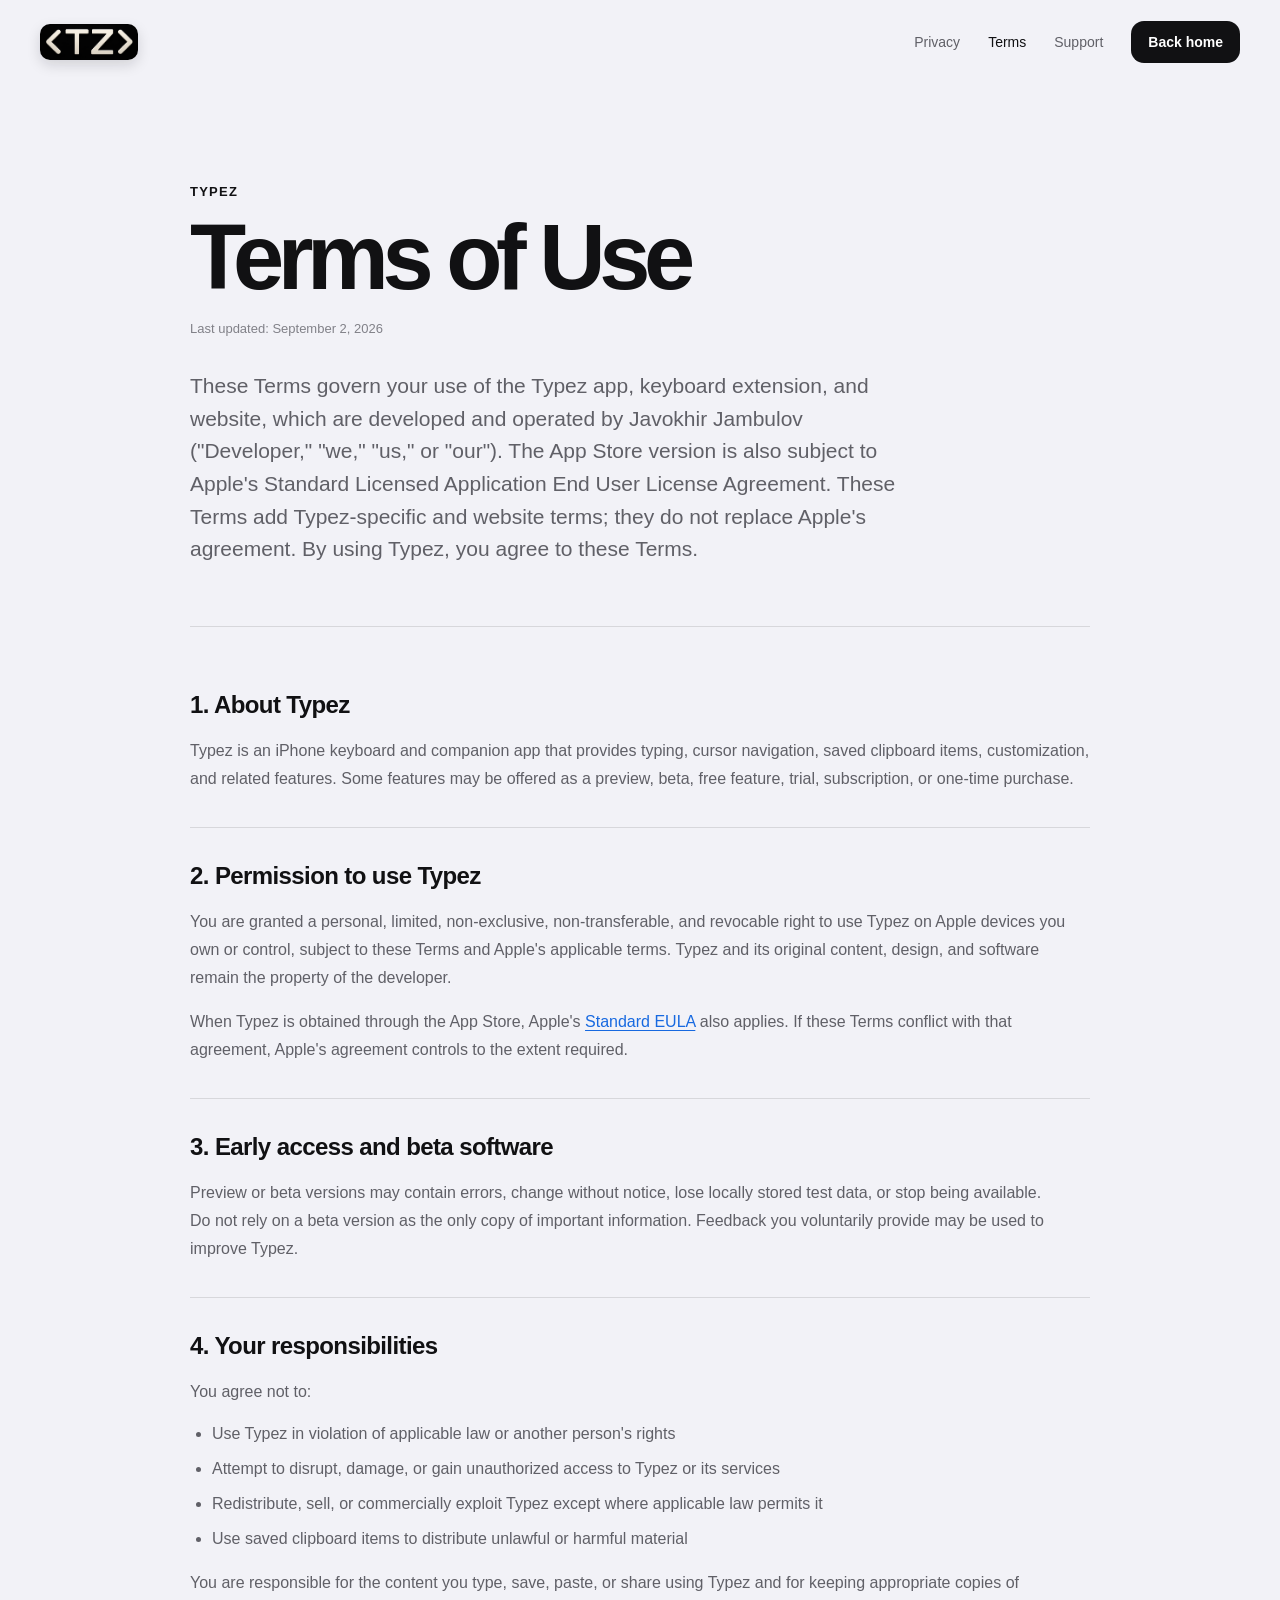
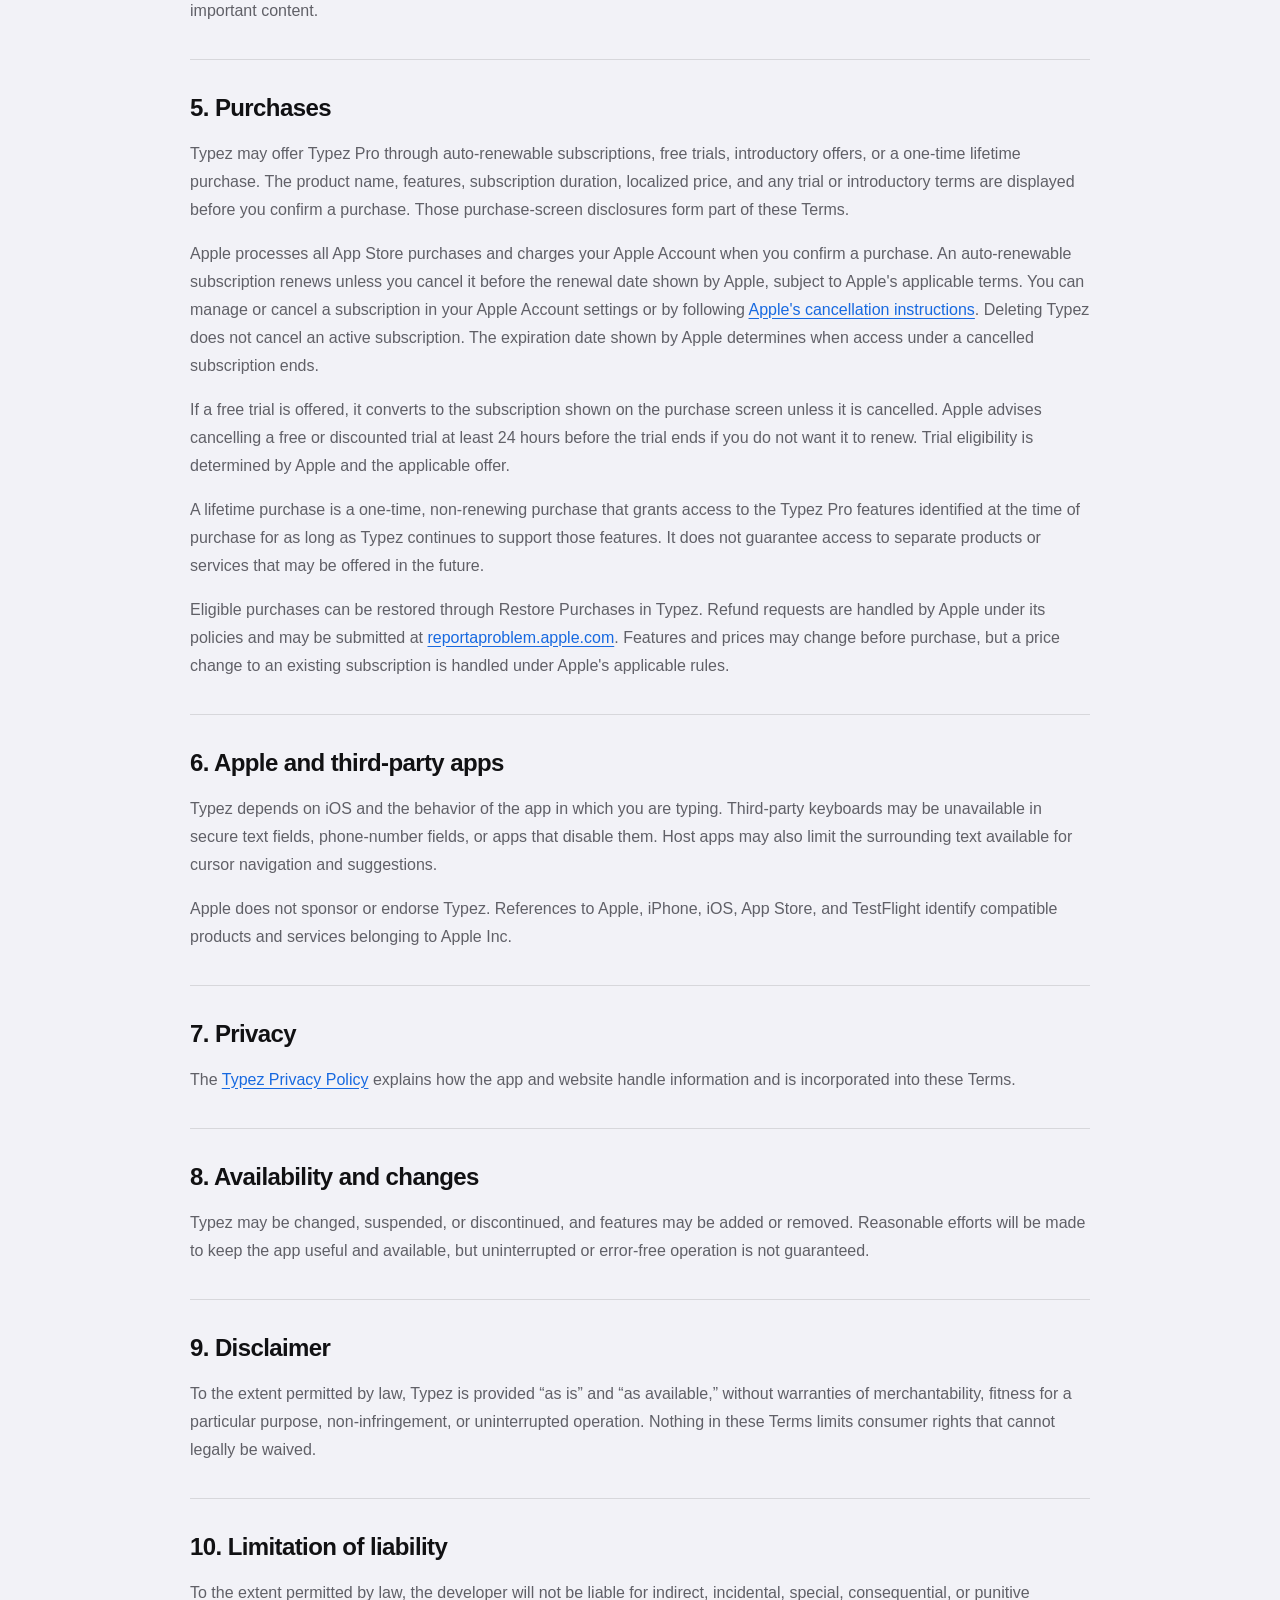
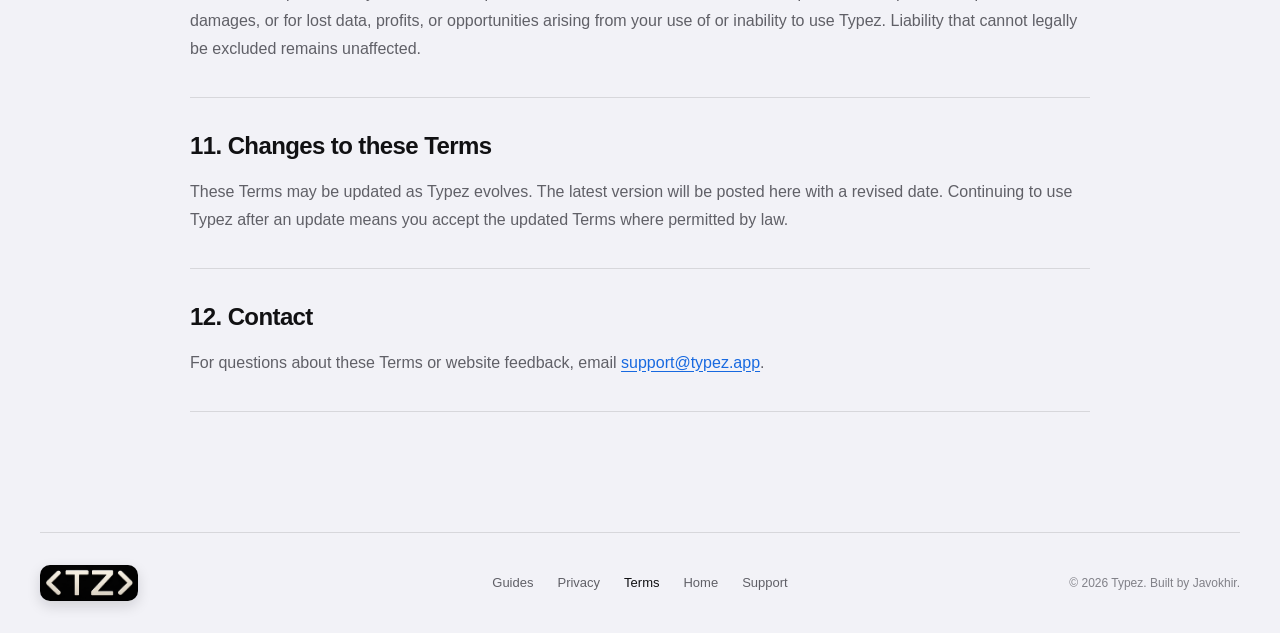
<file: terms.html>
<!doctype html>
<html lang="en">
  <head>
    <meta charset="utf-8" />
    <meta name="viewport" content="width=device-width, initial-scale=1" />
    <meta
      name="description"
      content="Terms governing use of the Typez app and website."
    />
    <link rel="canonical" href="https://typez.app/terms.html" />
    <meta property="og:url" content="https://typez.app/terms.html" />
    <meta name="theme-color" content="#f2f2f7" />
    <link rel="icon" type="image/png" sizes="512x512" href="assets/typez-icon.png" />
    <link rel="apple-touch-icon" href="assets/typez-icon.png" />
    <link rel="stylesheet" href="styles.css?v=7" />
    <title>Terms of Use — Typez</title>
  </head>

  <body>
    <header class="site-header shell">
      <a class="brand" href="/" aria-label="Typez home">
        <img class="brand-logo" src="assets/typez-logo.png" width="450" height="165" alt="Typez" />
      </a>
      <nav class="site-nav legal-nav" aria-label="Legal navigation">
        <a class="mobile-link" href="privacy.html">Privacy</a>
        <a aria-current="page" href="terms.html">Terms</a>
        <a href="/support">Support</a>
        <a class="nav-cta" href="/">Back home</a>
      </nav>
    </header>

    <main class="legal-page shell">
      <header class="legal-header">
        <p class="eyebrow">Typez</p>
        <h1>Terms of Use</h1>
        <p class="legal-updated">Last updated: September 2, 2026</p>
        <p class="legal-intro">
          These Terms govern your use of the Typez app, keyboard extension, and
          website, which are developed and operated by Javokhir Jambulov
          ("Developer," "we," "us," or "our"). The App Store version is also
          subject to Apple's Standard Licensed Application End User License
          Agreement. These Terms add Typez-specific and website terms; they do
          not replace Apple's agreement. By using Typez, you agree to these Terms.
        </p>
      </header>

      <article class="legal-content">
        <section>
          <h2>1. About Typez</h2>
          <p>
            Typez is an iPhone keyboard and companion app that provides typing,
            cursor navigation, saved clipboard items, customization, and related
            features. Some features may be offered as a preview, beta, free
            feature, trial, subscription, or one-time purchase.
          </p>
        </section>

        <section>
          <h2>2. Permission to use Typez</h2>
          <p>
            You are granted a personal, limited, non-exclusive,
            non-transferable, and revocable right to use Typez on Apple devices
            you own or control, subject to these Terms and Apple's applicable
            terms. Typez and its original content, design, and software remain
            the property of the developer.
          </p>
          <p>
            When Typez is obtained through the App Store, Apple's
            <a href="https://www.apple.com/legal/internet-services/itunes/dev/stdeula/">Standard EULA</a>
            also applies. If these Terms conflict with that agreement, Apple's
            agreement controls to the extent required.
          </p>
        </section>

        <section>
          <h2>3. Early access and beta software</h2>
          <p>
            Preview or beta versions may contain errors, change without notice,
            lose locally stored test data, or stop being available. Do not rely
            on a beta version as the only copy of important information. Feedback
            you voluntarily provide may be used to improve Typez.
          </p>
        </section>

        <section>
          <h2>4. Your responsibilities</h2>
          <p>You agree not to:</p>
          <ul>
            <li>Use Typez in violation of applicable law or another person's rights</li>
            <li>Attempt to disrupt, damage, or gain unauthorized access to Typez or its services</li>
            <li>Redistribute, sell, or commercially exploit Typez except where applicable law permits it</li>
            <li>Use saved clipboard items to distribute unlawful or harmful material</li>
          </ul>
          <p>
            You are responsible for the content you type, save, paste, or share
            using Typez and for keeping appropriate copies of important content.
          </p>
        </section>

        <section>
          <h2>5. Purchases</h2>
          <p>
            Typez may offer Typez Pro through auto-renewable subscriptions, free
            trials, introductory offers, or a one-time lifetime purchase. The
            product name, features, subscription duration, localized price, and
            any trial or introductory terms are displayed before you confirm a
            purchase. Those purchase-screen disclosures form part of these Terms.
          </p>
          <p>
            Apple processes all App Store purchases and charges your Apple
            Account when you confirm a purchase. An auto-renewable subscription
            renews unless you cancel it before the renewal date shown by Apple,
            subject to Apple's applicable terms. You can manage or cancel a
            subscription in your Apple Account settings or by following
            <a href="https://support.apple.com/en-us/118428">Apple's cancellation instructions</a>.
            Deleting Typez does not cancel an active subscription. The expiration
            date shown by Apple determines when access under a cancelled
            subscription ends.
          </p>
          <p>
            If a free trial is offered, it converts to the subscription shown on
            the purchase screen unless it is cancelled. Apple advises cancelling
            a free or discounted trial at least 24 hours before the trial ends if
            you do not want it to renew. Trial eligibility is determined by Apple
            and the applicable offer.
          </p>
          <p>
            A lifetime purchase is a one-time, non-renewing purchase that grants
            access to the Typez Pro features identified at the time of purchase
            for as long as Typez continues to support those features. It does not
            guarantee access to separate products or services that may be offered
            in the future.
          </p>
          <p>
            Eligible purchases can be restored through Restore Purchases in
            Typez. Refund requests are handled by Apple under its policies and
            may be submitted at
            <a href="https://reportaproblem.apple.com/">reportaproblem.apple.com</a>.
            Features and prices may change before purchase, but a price change to
            an existing subscription is handled under Apple's applicable rules.
          </p>
        </section>

        <section>
          <h2>6. Apple and third-party apps</h2>
          <p>
            Typez depends on iOS and the behavior of the app in which you are
            typing. Third-party keyboards may be unavailable in secure text
            fields, phone-number fields, or apps that disable them. Host apps may
            also limit the surrounding text available for cursor navigation and
            suggestions.
          </p>
          <p>
            Apple does not sponsor or endorse Typez. References to Apple, iPhone,
            iOS, App Store, and TestFlight identify compatible products and
            services belonging to Apple Inc.
          </p>
        </section>

        <section>
          <h2>7. Privacy</h2>
          <p>
            The <a href="privacy.html">Typez Privacy Policy</a> explains how the
            app and website handle information and is incorporated into these
            Terms.
          </p>
        </section>

        <section>
          <h2>8. Availability and changes</h2>
          <p>
            Typez may be changed, suspended, or discontinued, and features may
            be added or removed. Reasonable efforts will be made to keep the app
            useful and available, but uninterrupted or error-free operation is
            not guaranteed.
          </p>
        </section>

        <section>
          <h2>9. Disclaimer</h2>
          <p>
            To the extent permitted by law, Typez is provided “as is” and “as
            available,” without warranties of merchantability, fitness for a
            particular purpose, non-infringement, or uninterrupted operation.
            Nothing in these Terms limits consumer rights that cannot legally be
            waived.
          </p>
        </section>

        <section>
          <h2>10. Limitation of liability</h2>
          <p>
            To the extent permitted by law, the developer will not be liable for
            indirect, incidental, special, consequential, or punitive damages,
            or for lost data, profits, or opportunities arising from your use of
            or inability to use Typez. Liability that cannot legally be excluded
            remains unaffected.
          </p>
        </section>

        <section>
          <h2>11. Changes to these Terms</h2>
          <p>
            These Terms may be updated as Typez evolves. The latest version will
            be posted here with a revised date. Continuing to use Typez after an
            update means you accept the updated Terms where permitted by law.
          </p>
        </section>

        <section>
          <h2>12. Contact</h2>
          <p>
            For questions about these Terms or website feedback, email
            <a href="mailto:support@typez.app">support@typez.app</a>.
          </p>
        </section>
      </article>
    </main>

    <footer class="site-footer shell legal-footer">
      <div class="footer-brand">
        <img class="brand-logo" src="assets/typez-logo.png" width="450" height="165" alt="Typez" />
      </div>
      <div class="footer-links">
        <a href="/guides/">Guides</a>
        <a href="privacy.html">Privacy</a>
        <a aria-current="page" href="terms.html">Terms</a>
        <a href="/">Home</a>
        <a href="/support">Support</a>
      </div>
      <p>© 2026 Typez. Built by Javokhir.</p>
    </footer>

    <!-- Vercel Web Analytics -->
    <script defer src="https://cdn.vercel-insights.com/v1/script.js"></script>
  </body>
</html>
</file>
<file: styles.css>
:root {
  color-scheme: light;
  --canvas: #f2f2f7;
  --surface: #ffffff;
  --ink: #111113;
  --muted: #606067;
  --faint: #818188;
  --line: rgba(17, 17, 19, 0.12);
  --blue: #1769e0;
  --radius-large: 36px;
  --radius-medium: 26px;
  --shadow: 0 32px 90px rgba(20, 20, 24, 0.15),
    0 4px 18px rgba(20, 20, 24, 0.08);
}

* {
  box-sizing: border-box;
}

html {
  scroll-behavior: smooth;
}

body {
  margin: 0;
  overflow-x: hidden;
  background: var(--canvas);
  color: var(--ink);
  font-family: -apple-system, BlinkMacSystemFont, "SF Pro Display", "SF Pro Text",
    "Helvetica Neue", Arial, sans-serif;
  -webkit-font-smoothing: antialiased;
  text-rendering: optimizeLegibility;
}

a {
  color: inherit;
}

.shell {
  width: min(1200px, calc(100% - 48px));
  margin-inline: auto;
}

.site-header {
  display: flex;
  min-height: 84px;
  align-items: center;
  justify-content: space-between;
}

.brand,
.footer-brand {
  display: inline-flex;
  align-items: center;
  text-decoration: none;
}

.brand-logo {
  display: block;
  width: 98px;
  height: auto;
  border-radius: 10px;
  box-shadow: 0 5px 14px rgba(17, 17, 19, 0.14);
}

.site-nav {
  display: flex;
  align-items: center;
  gap: 28px;
  font-size: 14px;
}

.site-nav a,
.footer-links a {
  color: var(--muted);
  text-decoration: none;
  transition: color 160ms ease, background 160ms ease, transform 160ms ease;
}

.site-nav a:hover,
.footer-links a:hover,
.site-nav a[aria-current="page"],
.footer-links a[aria-current="page"] {
  color: var(--ink);
}

.site-nav .nav-cta {
  display: inline-grid;
  min-height: 42px;
  place-items: center;
  padding-inline: 17px;
  border-radius: 13px;
  background: var(--ink);
  color: white;
  font-weight: 650;
}

.site-nav .nav-cta:hover {
  background: #343438;
  color: white;
  transform: translateY(-1px);
}

.hero {
  display: grid;
  min-height: 760px;
  grid-template-columns: minmax(0, 0.94fr) minmax(470px, 1.06fr);
  align-items: center;
  gap: clamp(48px, 6vw, 84px);
  padding-block: 64px 112px;
}

.hero-copy {
  position: relative;
  z-index: 1;
}

.eyebrow {
  margin: 0 0 15px;
  color: var(--ink);
  font-size: 13px;
  font-weight: 730;
  letter-spacing: 0.095em;
  text-transform: uppercase;
}

h1,
h2,
h3,
p {
  text-wrap: pretty;
}

.hero h1 {
  max-width: 650px;
  margin: 0;
  font-size: clamp(58px, 5.6vw, 82px);
  font-weight: 740;
  letter-spacing: -0.07em;
  line-height: 0.92;
}

.hero-text {
  max-width: 560px;
  margin: 28px 0 0;
  color: var(--muted);
  font-size: clamp(19px, 1.8vw, 23px);
  letter-spacing: -0.025em;
  line-height: 1.42;
}

.hero-actions {
  display: flex;
  align-items: center;
  gap: 20px;
  margin-top: 34px;
}

.app-store-badge {
  display: inline-block;
  border-radius: 9px;
  vertical-align: middle;
}

.app-store-badge img {
  display: block;
  width: auto;
  height: 54px;
}

.site-nav .app-store-badge img {
  height: 40px;
}

.app-store-badge:focus-visible {
  outline: 2px solid var(--blue);
  outline-offset: 3px;
}

.text-link {
  color: white;
  font-size: 15px;
  font-weight: 650;
  text-decoration: none;
}

.dark-link {
  color: var(--ink);
}

.text-link span {
  display: inline-block;
  margin-left: 4px;
  transition: transform 160ms ease;
}

.text-link:hover span {
  transform: translateX(3px);
}

.dark-link:hover span {
  transform: translateY(3px);
}

.hero-product {
  position: relative;
  display: grid;
  place-items: center;
}

.hero-product::before {
  position: absolute;
  width: 92%;
  aspect-ratio: 1;
  border-radius: 50%;
  background: linear-gradient(145deg, #ffffff 0%, #d9d9e1 100%);
  content: "";
  filter: blur(8px);
}

.demo-frame {
  position: relative;
  width: min(100%, 410px);
  margin: 0;
  padding: 9px;
  border: 1px solid rgba(255, 255, 255, 0.1);
  border-radius: 38px;
  background: #0a0a0c;
  box-shadow: var(--shadow);
  overflow: hidden;
  transform: rotate(1deg);
}

.demo-video {
  display: block;
  width: 100%;
  aspect-ratio: 1206 / 1754;
  border-radius: 29px 29px 20px 20px;
  background: #000;
  object-fit: cover;
}

.demo-frame figcaption {
  display: flex;
  min-height: 48px;
  align-items: center;
  justify-content: space-between;
  gap: 18px;
  padding: 5px 10px 0;
  color: rgba(255, 255, 255, 0.54);
  font-size: 11px;
  font-weight: 600;
}

.demo-frame figcaption span:first-child {
  display: inline-flex;
  align-items: center;
  gap: 7px;
  color: rgba(255, 255, 255, 0.82);
}

.demo-frame figcaption i {
  width: 7px;
  height: 7px;
  border-radius: 50%;
  background: #30d158;
  box-shadow: 0 0 0 4px rgba(48, 209, 88, 0.1);
}

.clipboard-section {
  padding-block: 12px 48px;
  scroll-margin-top: 30px;
}

.clipboard-card {
  display: grid;
  grid-template-columns: minmax(0, 0.86fr) minmax(480px, 1.14fr);
  align-items: center;
  gap: 36px;
  overflow: hidden;
  border: 1px solid var(--line);
  border-radius: var(--radius-large);
  background: var(--surface);
}

.clipboard-copy {
  padding: 64px 0 64px 64px;
}

.clipboard-copy h2 {
  max-width: 520px;
}

.clipboard-copy > p:not(.eyebrow) {
  max-width: 540px;
  margin: 24px 0 0;
  color: var(--muted);
  font-size: 18px;
  line-height: 1.55;
}

.clipboard-benefits {
  display: flex;
  flex-wrap: wrap;
  gap: 8px;
  margin: 30px 0 0;
  padding: 0;
  list-style: none;
}

.clipboard-benefits li {
  padding: 9px 12px;
  border: 1px solid var(--line);
  border-radius: 999px;
  background: var(--canvas);
  font-size: 12px;
  font-weight: 650;
}

.clipboard-media {
  align-self: center;
  margin: 20px;
  overflow: hidden;
  border-radius: 26px;
  background: #111113;
}

.clipboard-media img {
  display: block;
  width: 100%;
  height: auto;
}

.clipboard-media figcaption {
  display: flex;
  min-height: 46px;
  align-items: center;
  padding-inline: 18px;
  color: rgba(255, 255, 255, 0.72);
  font-size: 11px;
  font-weight: 620;
}

.clipboard-media figcaption::before {
  width: 7px;
  height: 7px;
  margin-right: 8px;
  border-radius: 50%;
  background: #30d158;
  box-shadow: 0 0 0 4px rgba(48, 209, 88, 0.1);
  content: "";
}

.feature-section {
  padding-block: 70px 64px;
  scroll-margin-top: 30px;
}

.section-heading {
  max-width: 850px;
  margin-bottom: 52px;
}

.section-heading h2,
.clipboard-copy h2,
.privacy-card h2,
.final-cta h2 {
  margin: 0;
  font-size: clamp(44px, 5vw, 72px);
  font-weight: 720;
  letter-spacing: -0.06em;
  line-height: 0.98;
}

.feature-grid {
  display: grid;
  grid-template-columns: repeat(3, 1fr);
  gap: 18px;
}

.feature-card {
  min-width: 0;
  min-height: 250px;
  padding: 30px;
  border: 1px solid var(--line);
  border-radius: var(--radius-medium);
  background: var(--surface);
}

.feature-number {
  color: var(--faint);
  font-family: ui-monospace, SFMono-Regular, Menlo, monospace;
  font-size: 11px;
  font-weight: 650;
  letter-spacing: 0.04em;
  text-transform: uppercase;
}

.feature-card h3 {
  margin: 52px 0 12px;
  font-size: clamp(27px, 2.6vw, 36px);
  font-weight: 690;
  letter-spacing: -0.045em;
  line-height: 1.02;
}

.feature-card p {
  max-width: 520px;
  margin: 0;
  color: var(--muted);
  font-size: 16px;
  line-height: 1.5;
}

.privacy-section {
  padding-block: 80px 72px;
  scroll-margin-top: 30px;
}

.privacy-card {
  display: grid;
  grid-template-columns: minmax(0, 1fr) minmax(360px, 0.86fr);
  align-items: end;
  gap: 72px;
  padding: 64px;
  border-radius: var(--radius-large);
  background: var(--ink);
  color: white;
}

.privacy-symbol {
  display: grid;
  width: 56px;
  height: 56px;
  place-items: center;
  margin-bottom: 42px;
  border: 1px solid rgba(255, 255, 255, 0.14);
  border-radius: 16px;
  background: rgba(255, 255, 255, 0.09);
  color: white;
  font-size: 30px;
  font-weight: 700;
}

.privacy-card .eyebrow {
  color: rgba(255, 255, 255, 0.54);
}

.privacy-card h2 {
  max-width: 620px;
}

.privacy-content > p {
  margin: 0 0 28px;
  color: rgba(255, 255, 255, 0.68);
  font-size: 18px;
  line-height: 1.55;
}

.privacy-points {
  margin: 0 0 30px;
  padding: 0;
  list-style: none;
}

.privacy-points li {
  position: relative;
  padding: 13px 0 13px 27px;
  border-top: 1px solid rgba(255, 255, 255, 0.12);
  color: rgba(255, 255, 255, 0.86);
  font-size: 14px;
  font-weight: 560;
}

.privacy-points li:last-child {
  border-bottom: 1px solid rgba(255, 255, 255, 0.12);
}

.privacy-points li::before {
  position: absolute;
  top: 13px;
  left: 2px;
  color: white;
  content: "✓";
  font-weight: 760;
}

.final-cta {
  padding-block: 88px 104px;
  text-align: center;
}

.final-cta h2 {
  max-width: 900px;
  margin-inline: auto;
}

.final-download {
  margin-top: 34px;
}

.site-footer {
  display: grid;
  grid-template-columns: 1fr auto 1fr;
  align-items: center;
  gap: 32px;
  padding-block: 32px;
  border-top: 1px solid var(--line);
}

.footer-links {
  display: flex;
  flex-wrap: wrap;
  gap: 24px;
  font-size: 13px;
}

.site-footer > p {
  margin: 0;
  color: var(--faint);
  font-size: 12px;
  text-align: right;
}

.legal-page {
  max-width: 900px;
  padding-block: 100px 120px;
}

.legal-header {
  padding-bottom: 60px;
  border-bottom: 1px solid var(--line);
}

.legal-header h1 {
  margin: 0;
  font-size: clamp(58px, 8vw, 92px);
  font-weight: 720;
  letter-spacing: -0.07em;
  line-height: 0.95;
}

.legal-updated {
  margin: 20px 0 0;
  color: var(--faint);
  font-size: 13px;
}

.legal-intro {
  max-width: 730px;
  margin: 34px 0 0;
  color: var(--muted);
  font-size: 21px;
  line-height: 1.55;
}

.legal-content {
  padding-top: 30px;
}

.legal-content section {
  padding-block: 34px;
  border-bottom: 1px solid var(--line);
}

.legal-content h2 {
  margin: 0 0 18px;
  font-size: 24px;
  font-weight: 680;
  letter-spacing: -0.025em;
}

.legal-content p,
.legal-content li {
  color: var(--muted);
  font-size: 16px;
  line-height: 1.75;
}

.legal-content p {
  margin: 0;
}

.legal-content p + p,
.legal-content ul + p {
  margin-top: 16px;
}

.legal-content ul {
  margin: 14px 0 0;
  padding-left: 22px;
}

.legal-content li + li {
  margin-top: 7px;
}

.legal-content a {
  color: var(--blue);
  text-underline-offset: 3px;
}

.legal-footer {
  max-width: 1200px;
}

.support-page {
  padding-block: 90px 100px;
}

.support-hero {
  display: grid;
  grid-template-columns: minmax(0, 1.2fr) minmax(0, 0.8fr);
  align-items: center;
  gap: 64px;
}

.support-hero h1 {
  margin: 0;
  font-size: clamp(52px, 6.5vw, 84px);
  font-weight: 740;
  letter-spacing: -0.065em;
  line-height: 0.98;
}

.support-intro {
  max-width: 540px;
  margin: 28px 0 0;
  color: var(--muted);
  font-size: 20px;
  line-height: 1.55;
}

.support-contact {
  padding: 36px;
  border: 1px solid var(--line);
  border-radius: var(--radius-medium);
  background: var(--surface);
}

.support-contact h2 {
  margin: 0 0 16px;
  font-size: 30px;
  letter-spacing: -0.04em;
}

.support-contact p:not(.eyebrow) {
  color: var(--muted);
  font-size: 16px;
  line-height: 1.6;
}

.support-email {
  display: inline-block;
  margin-block: 8px;
  font-size: clamp(20px, 2.3vw, 28px);
  font-weight: 650;
  letter-spacing: -0.035em;
  overflow-wrap: anywhere;
  text-underline-offset: 5px;
}

.support-contact .support-contact-note {
  margin-bottom: 0;
  font-size: 13px;
}

.support-help {
  display: grid;
  grid-template-columns: minmax(0, 0.65fr) minmax(0, 1fr);
  gap: 64px;
  margin-top: 100px;
  padding-top: 64px;
  border-top: 1px solid var(--line);
}

.support-section-heading h2 {
  margin: 0;
  font-size: clamp(32px, 3.5vw, 44px);
  font-weight: 720;
  letter-spacing: -0.05em;
  line-height: 1.08;
}

.support-questions details {
  padding-block: 22px;
  border-bottom: 1px solid var(--line);
}

.support-questions details:first-child {
  padding-top: 0;
}

.support-questions summary {
  cursor: pointer;
  font-size: 18px;
  font-weight: 650;
  line-height: 1.5;
}

.support-answer {
  padding-top: 12px;
}

.support-answer p,
.support-answer li {
  color: var(--muted);
  font-size: 16px;
  line-height: 1.75;
}

.support-answer p {
  margin: 0;
}

.support-answer p + p {
  margin-top: 14px;
}

.support-answer ol,
.support-answer ul {
  margin: 0 0 14px;
  padding-left: 24px;
}

.support-answer li + li {
  margin-top: 6px;
}

.support-answer a {
  color: var(--blue);
  text-underline-offset: 3px;
}

.support-page a:focus-visible,
.support-questions summary:focus-visible {
  outline: 2px solid var(--blue);
  outline-offset: 5px;
  border-radius: 4px;
}

@media (max-width: 1020px) {
  .hero {
    min-height: 0;
    grid-template-columns: 1fr;
    gap: 72px;
    padding-block: 96px 110px;
  }

  .hero-copy {
    max-width: 760px;
    margin-inline: auto;
    text-align: center;
  }

  .hero h1,
  .hero-text {
    margin-inline: auto;
  }

  .hero-actions {
    justify-content: center;
  }

  .hero-product {
    width: min(100%, 620px);
    margin-inline: auto;
  }

  .clipboard-card {
    grid-template-columns: 1fr;
    gap: 0;
  }

  .clipboard-copy {
    padding: 52px 52px 28px;
  }

  .clipboard-media {
    margin: 0 24px 24px;
  }

  .privacy-card {
    grid-template-columns: 1fr;
    align-items: start;
    gap: 52px;
  }

  .privacy-symbol {
    margin-bottom: 34px;
  }
}

@media (max-width: 720px) {
  .support-page {
    padding-block: 56px 72px;
  }

  .support-hero,
  .support-help {
    grid-template-columns: 1fr;
    gap: 32px;
  }

  .support-intro {
    font-size: 18px;
  }

  .support-contact {
    padding: 26px;
  }

  .support-email {
    font-size: 25px;
  }

  .support-help {
    margin-top: 56px;
    padding-top: 40px;
  }

  .shell {
    width: min(100% - 28px, 1200px);
  }

  .site-header {
    min-height: 70px;
  }

  .brand-logo {
    width: 88px;
    border-radius: 9px;
  }

  .site-nav {
    gap: 13px;
  }

  .site-nav > a {
    display: none;
  }

  .site-nav > .nav-cta,
  .site-nav > .mobile-link {
    display: inline-grid;
  }

  .site-nav > .app-store-badge {
    display: block;
  }

  .site-nav .nav-cta {
    min-height: 39px;
    padding-inline: 14px;
    border-radius: 12px;
  }

  .hero {
    gap: 56px;
    padding-block: 72px 90px;
  }

  .hero h1 {
    font-size: clamp(52px, 15.5vw, 72px);
  }

  .hero-text {
    font-size: 18px;
  }

  .hero-actions {
    flex-direction: column;
  }

  .demo-frame {
    width: min(100%, 390px);
    border-radius: 32px;
    transform: none;
  }

  .demo-video {
    border-radius: 24px 24px 16px 16px;
  }

  .feature-section {
    padding-block: 82px 36px;
  }

  .clipboard-section {
    padding-block: 8px 28px;
  }

  .clipboard-card {
    border-radius: 28px;
  }

  .clipboard-copy {
    padding: 34px 24px 24px;
  }

  .clipboard-copy > p:not(.eyebrow) {
    margin-top: 20px;
    font-size: 17px;
  }

  .clipboard-benefits {
    margin-top: 24px;
  }

  .clipboard-media {
    margin: 0 12px 12px;
    border-radius: 20px;
  }

  .section-heading {
    margin-bottom: 34px;
  }

  .section-heading h2,
  .clipboard-copy h2,
  .privacy-card h2,
  .final-cta h2 {
    font-size: clamp(40px, 12vw, 56px);
  }

  .feature-grid {
    grid-template-columns: 1fr;
  }

  .feature-card {
    min-height: 0;
    padding: 24px;
    border-radius: 24px;
  }

  .feature-card h3 {
    margin-top: 34px;
  }

  .privacy-section {
    padding-block: 64px 38px;
  }

  .privacy-card {
    gap: 38px;
    padding: 34px 24px;
    border-radius: 28px;
  }

  .privacy-symbol {
    margin-bottom: 30px;
  }

  .privacy-content > p {
    font-size: 17px;
  }

  .final-cta {
    padding-block: 72px 88px;
  }

  .site-footer {
    grid-template-columns: 1fr auto;
  }

  .site-footer > p {
    grid-column: 1 / -1;
    text-align: left;
  }

  .footer-links {
    gap: 15px;
  }

  .legal-page {
    padding-block: 70px 90px;
  }

  .legal-header {
    padding-bottom: 44px;
  }

  .legal-header h1 {
    font-size: clamp(52px, 16vw, 72px);
  }

  .legal-intro {
    font-size: 18px;
  }
}

@media (max-width: 400px) {
  .site-header .brand-logo {
    width: 68px;
  }

  .site-nav {
    gap: 8px;
    font-size: 13px;
  }
}

@media (prefers-reduced-motion: reduce) {
  html {
    scroll-behavior: auto;
  }

  *,
  *::before,
  *::after {
    scroll-behavior: auto !important;
    animation-duration: 0.01ms !important;
    animation-iteration-count: 1 !important;
    transition-duration: 0.01ms !important;
  }
}
</file>
<file: guides.css>
.skip-link { position: absolute; top: -80px; left: 16px; z-index: 10; padding: 12px 18px; background: var(--ink); color: white; }
.skip-link:focus { top: 12px; }
.guide-shell { max-width: 840px; padding-block: 34px 90px; }
.breadcrumbs { display: flex; flex-wrap: wrap; gap: 10px; margin-bottom: 44px; color: var(--muted); font-size: 14px; }
.breadcrumbs a { text-underline-offset: 4px; }
.guide-header h1, .guides-header h1 { margin: 14px 0 22px; font-size: clamp(36px, 6vw, 62px); line-height: 1.08; letter-spacing: -0.045em; text-wrap: balance; }
.guide-deck { color: var(--muted); font-size: 21px; line-height: 1.55; }
.guide-byline { margin: 24px 0 34px; color: var(--muted); font-size: 14px; line-height: 1.7; }
.guide-answer, .guide-toc, .guide-cta, .guide-card { padding: 28px; border: 1px solid var(--line); border-radius: 24px; background: var(--surface); }
.guide-body { font-size: 18px; line-height: 1.75; overflow-wrap: break-word; }
.guide-body h2 { margin: 52px 0 18px; font-size: clamp(26px, 4vw, 34px); line-height: 1.2; letter-spacing: -0.025em; scroll-margin-top: 24px; }
.guide-body h3 { margin: 28px 0 12px; font-size: 22px; line-height: 1.3; }
.guide-body p { margin: 16px 0; }
.guide-body li + li { margin-top: 10px; }
.guide-body a, .guide-card a { text-underline-offset: 4px; }
.guide-answer p { margin: 0; }
.guide-toc { margin-top: 26px; }
.guide-toc h2, .guide-cta h2 { margin: 0 0 16px; }
.guide-toc ol { margin-bottom: 0; padding-left: 24px; }
.guide-figure { margin: 32px 0; }
.guide-figure img { display: block; width: 100%; height: auto; border-radius: 20px; }
.guide-figure figcaption { margin-top: 12px; color: var(--muted); font-size: 14px; line-height: 1.5; }
.guide-table-wrap { overflow-x: auto; margin-block: 24px; border: 1px solid var(--line); border-radius: 16px; }
.guide-table { width: 100%; border-collapse: collapse; font-size: 16px; background: var(--surface); }
.guide-table caption { padding: 16px; text-align: left; font-weight: 650; }
.guide-table th, .guide-table td { padding: 16px; border-top: 1px solid var(--line); text-align: left; vertical-align: top; }
.guide-table th { font-weight: 650; }
.guide-cta { margin-top: 48px; }
.guide-cta .app-store-badge { margin-top: 8px; }
.guide-sources { font-size: 16px; color: var(--muted); }
.guides-header { padding-block: 18px 36px; }
.guide-card h2 { margin: 12px 0 18px; font-size: 28px; line-height: 1.2; letter-spacing: -0.025em; }
.guide-card + .guide-card { margin-top: 24px; }
.guide-card p { line-height: 1.65; }
.guide-card-date { color: var(--muted); font-size: 14px; }
.guide-card-link { font-weight: 650; }
@media (max-width: 720px) {
  .guide-shell { padding-top: 22px; }
  .breadcrumbs { margin-bottom: 30px; }
  .guide-deck { font-size: 19px; }
  .guide-body { font-size: 17px; }
  .guide-answer, .guide-toc, .guide-cta, .guide-card { padding: 22px; }
  .guide-table th, .guide-table td { padding: 12px; }
}
</file>
